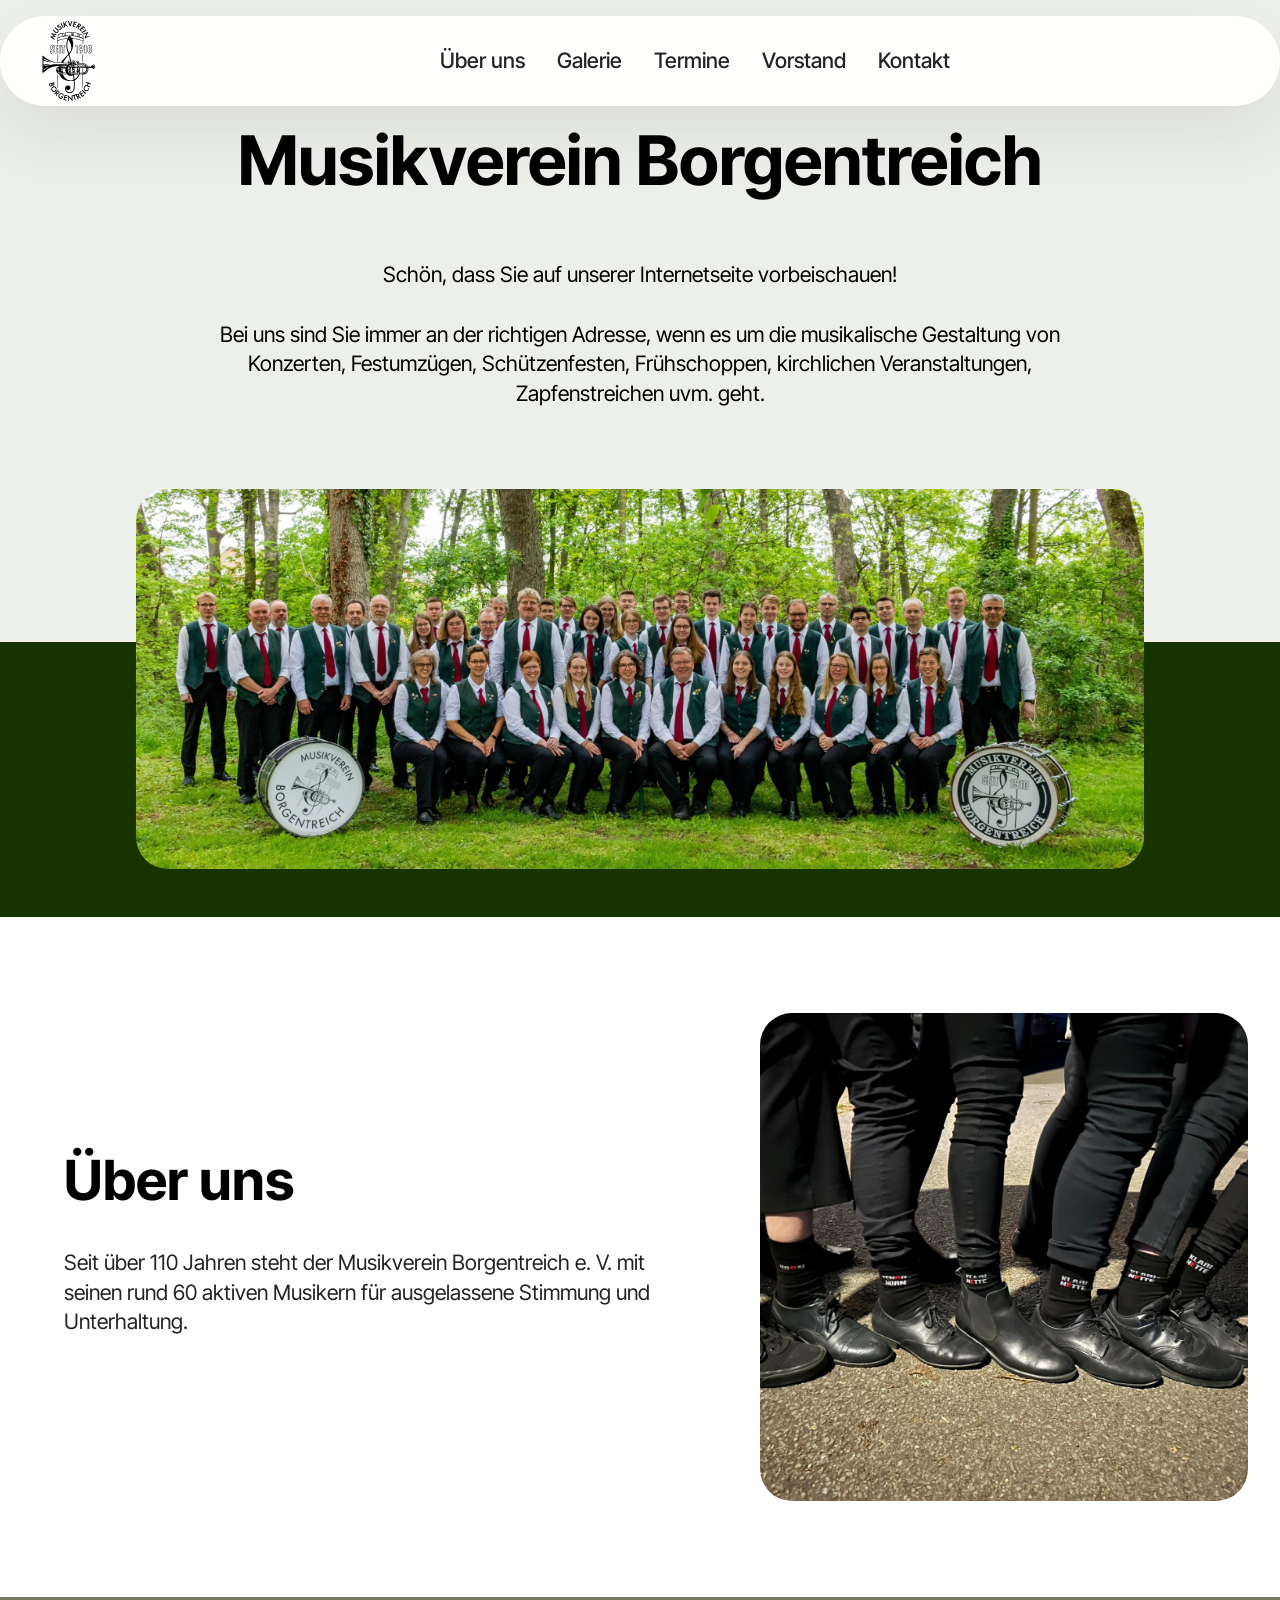
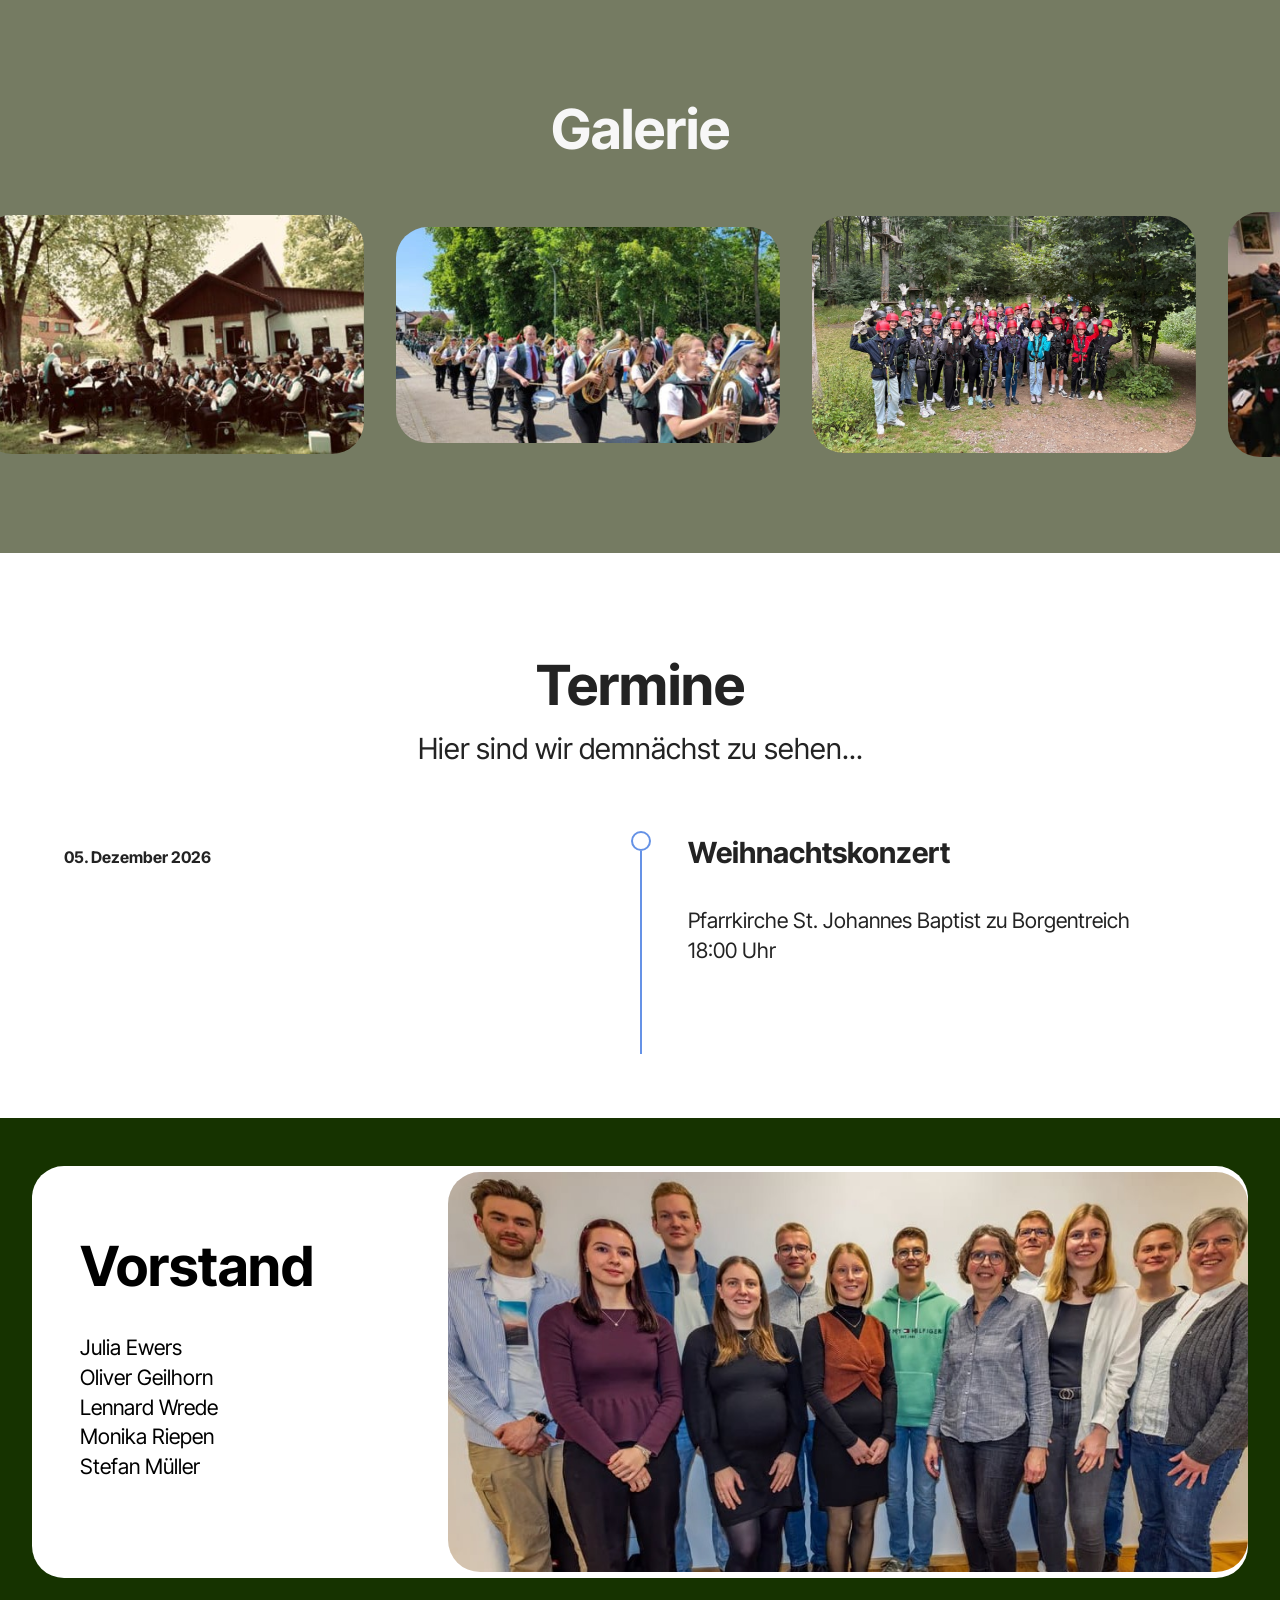
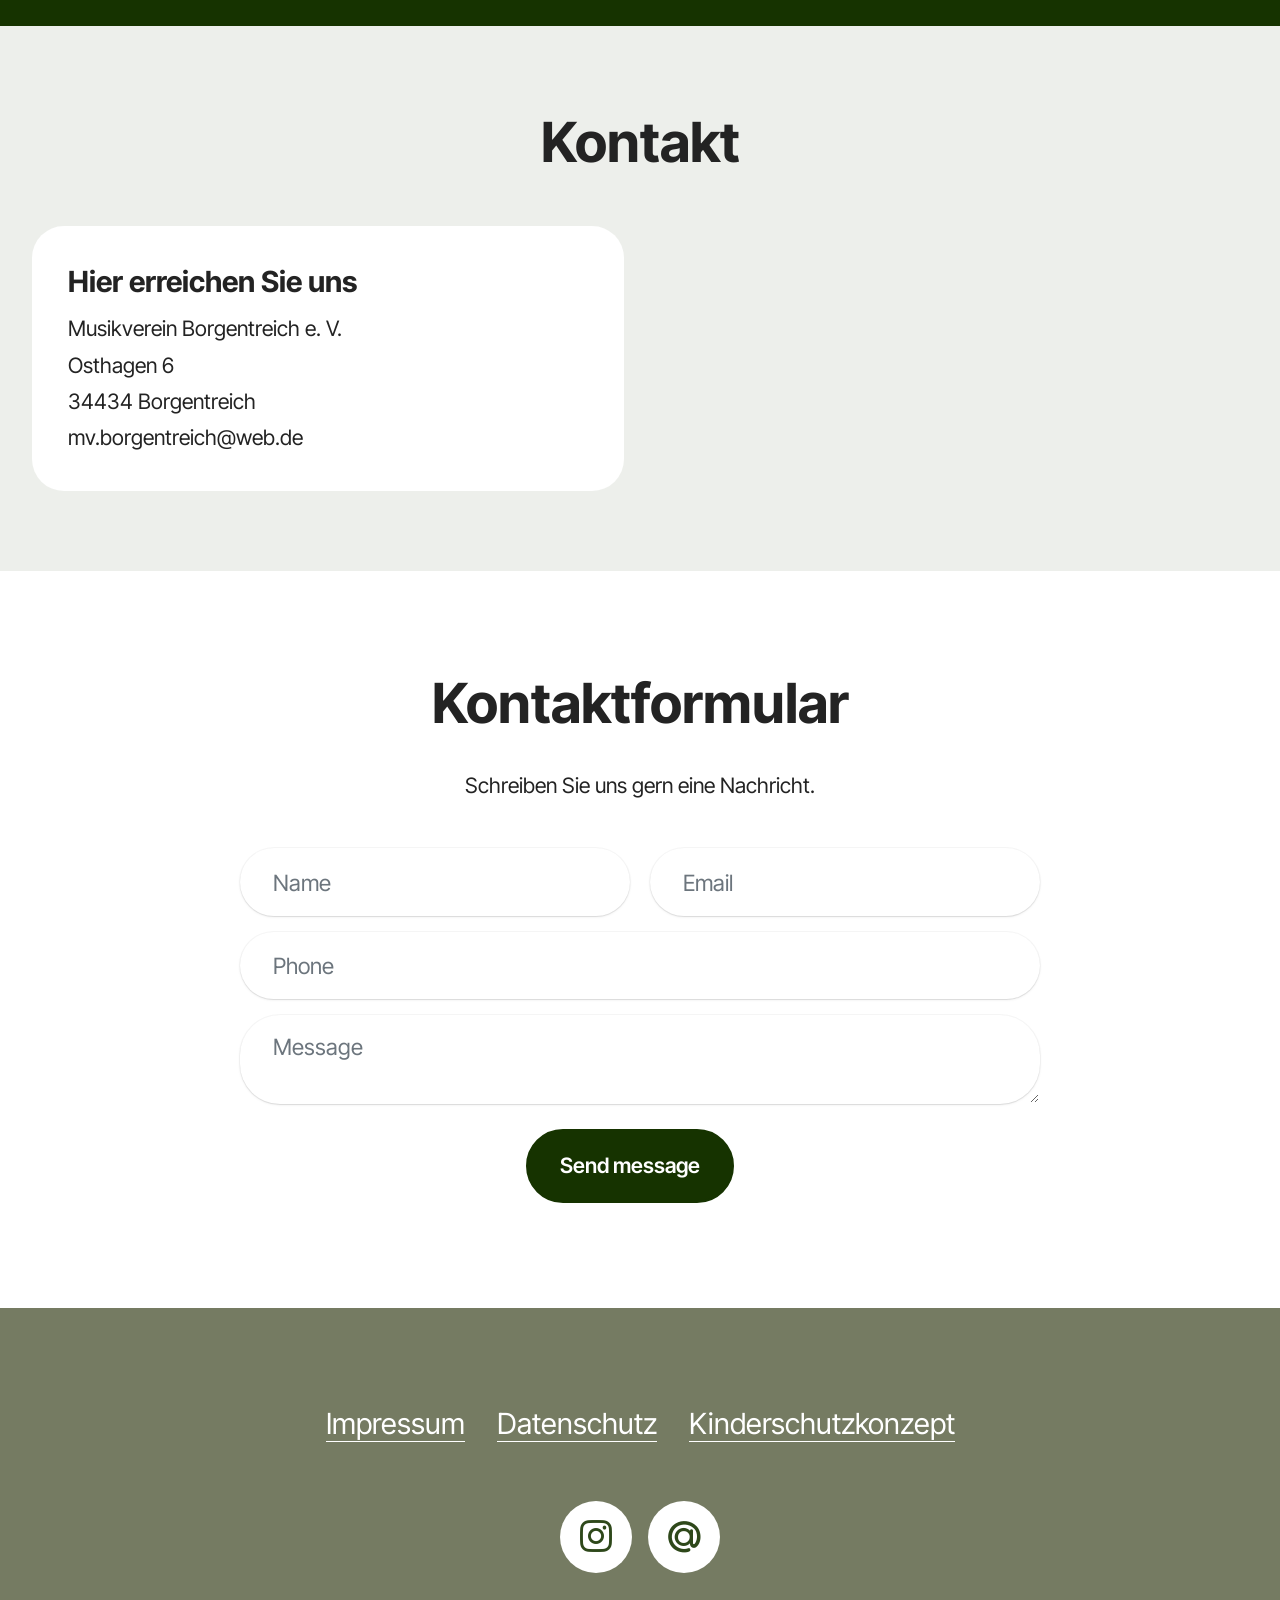
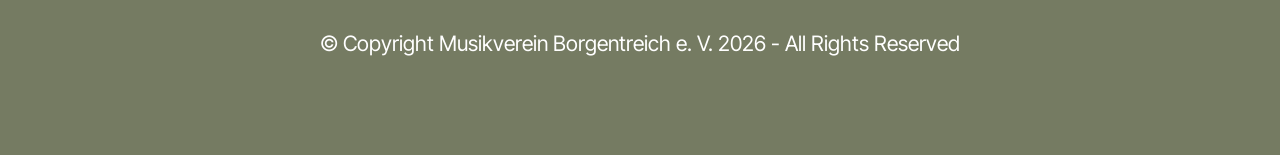
<file: index.html>
<!DOCTYPE html>
<html>

<head>
    <!-- Site made with Mobirise Website Builder v6.1.12, https://mobirise.com -->
    <meta name="google-site-verification" content="APtfjV9C4OjbOPA00XC9iO8ktcJzrIPFB8AJmXTKoaE" />
    <meta charset="UTF-8">
    <meta http-equiv="X-UA-Compatible" content="IE=edge">
    <meta name="generator" content="Mobirise v6.1.12, mobirise.com">
    <meta name="viewport" content="width=device-width, initial-scale=1, minimum-scale=1">
    <link rel="shortcut icon" href="assets/images/logo-2.svg" type="image/x-icon">
    <meta name="description" content="">


    <title>Home</title>
    <link rel="stylesheet" href="assets/web/assets/mobirise-icons2/mobirise2.css">
    <link rel="stylesheet" href="assets/bootstrap/css/bootstrap.min.css">
    <link rel="stylesheet" href="assets/animatecss/animate.css">
    <link rel="stylesheet" href="assets/dropdown/css/style.css">
    <link rel="stylesheet" href="assets/socicon/css/styles.css">
    <link rel="stylesheet" href="assets/theme/css/style.css">
    <link rel="preload"
        href="https://fonts.googleapis.com/css?family=Inter+Tight:100,200,300,400,500,600,700,800,900,100i,200i,300i,400i,500i,600i,700i,800i,900i&display=swap"
        as="style" onload="this.onload=null;this.rel='stylesheet'">
    <noscript>
        <link rel="stylesheet"
            href="https://fonts.googleapis.com/css?family=Inter+Tight:100,200,300,400,500,600,700,800,900,100i,200i,300i,400i,500i,600i,700i,800i,900i&display=swap">
    </noscript>
    <link rel="preload" as="style" href="assets/mobirise/css/mbr-additional.css?v=Xdr0wn">
    <link rel="stylesheet" href="assets/mobirise/css/mbr-additional.css?v=Xdr0wn" type="text/css">




</head>

<body>

    <section data-bs-version="5.1" class="menu menu2 cid-tJS6tZXiPa" once="menu" id="menu02-0">


        <nav class="navbar navbar-dropdown navbar-fixed-top navbar-expand-lg">
            <div class="container">
                <div class="navbar-brand">
                    <span class="navbar-logo">

                        <img src="assets/images/logo-2.svg" alt="Mobirise Website Builder" style="height: 5rem;">

                    </span>

                </div>
                <button class="navbar-toggler" type="button" data-toggle="collapse" data-bs-toggle="collapse"
                    data-target="#navbarSupportedContent" data-bs-target="#navbarSupportedContent"
                    aria-controls="navbarNavAltMarkup" aria-expanded="false" aria-label="Toggle navigation">
                    <div class="hamburger">
                        <span></span>
                        <span></span>
                        <span></span>
                        <span></span>
                    </div>
                </button>
                <div class="collapse navbar-collapse" id="navbarSupportedContent">
                    <ul class="navbar-nav nav-dropdown nav-right" data-app-modern-menu="true">
                        <li class="nav-item"><a class="nav-link link text-black text-primary show display-4"
                                href="index.html#header01-7">Über uns</a></li>
                        <li class="nav-item">
                            <a class="nav-link link text-black text-primary display-4" href="index.html#gallery07-1q"
                                aria-expanded="false">Galerie</a>
                        </li>
                        <li class="nav-item">
                            <a class="nav-link link text-black text-primary display-4"
                                href="index.html#timeline1-1s">Termine</a>
                        </li>
                        <li class="nav-item"><a class="nav-link link text-black text-primary display-4"
                                href="index.html#article05-1v">Vorstand</a></li>
                        <li class="nav-item"><a class="nav-link link text-black text-primary display-4"
                                href="index.html#contacts02-1t">Kontakt</a></li>
                    </ul>


                </div>
            </div>
        </nav>
    </section>

    <section data-bs-version="5.1" class="header5 cid-tJS6uM4N87 mbr-fullscreen" id="header05-1">




        <div class="topbg"></div>
        <div class="align-center container-fluid">
            <div class="row justify-content-center">
                <div class="col-md-12 col-lg-9">
                    <h1 class="mbr-section-title mbr-fonts-style mb-4 display-1">
                        <strong><br></strong><strong>Musikverein Borgentreich</strong>
                    </h1>
                    <p class="mbr-text mbr-fonts-style mb-4 display-7"><br>Schön, dass Sie auf unserer Internetseite
                        vorbeischauen!<br><br>Bei uns sind Sie immer an der richtigen Adresse,&nbsp;wenn es um die
                        musikalische Gestaltung von Konzerten, Festumzügen, Schützenfesten, Frühschoppen, kirchlichen
                        Veranstaltungen, Zapfenstreichen uvm. geht.<br></p>

                </div>
            </div>
            <div class="row mt-5 justify-content-center">
                <div class="col-12 col-lg-10">
                    <img src="assets/images/mv-gruppenbild-skaliert-2576x971.jpg" alt="Mobirise Website Builder"
                        title="">
                </div>
            </div>
        </div>
    </section>

    <section data-bs-version="5.1" class="header1 cid-tJS9vXDdRK" id="header01-7">





        <div class="container">
            <div class="row justify-content-center">
                <div class="col-12 col-md-12 col-lg-5 image-wrapper">
                    <img class="w-100" src="assets/images/schuhe-2-1200x1200.jpg" alt="Mobirise Website Builder">
                </div>
                <div class="col-12 col-lg col-md-12">
                    <div class="text-wrapper align-left">
                        <h1 class="mbr-section-title mbr-fonts-style mb-4 display-2"><strong>Über uns</strong></h1>
                        <p class="mbr-text mbr-fonts-style mb-4 display-7">
                            Seit über 110 Jahren steht der Musikverein Borgentreich e. V. mit seinen rund 60 aktiven
                            Musikern für ausgelassene Stimmung und Unterhaltung.<br></p>

                    </div>
                </div>
            </div>
        </div>
    </section>

    <section data-bs-version="5.1" class="gallery07 cid-vxo4qIXoHa" id="gallery07-1q">


        <div class="container-fluid gallery-wrapper">
            <div class="row justify-content-center">
                <div class="col-12 content-head">
                    <div class="mbr-section-head mb-5">
                        <h4 class="mbr-section-title mbr-fonts-style align-center mb-0 display-2">
                            <strong>Galerie</strong>
                        </h4>

                    </div>
                </div>
            </div>
            <div class="grid-container">
                <div class="grid-container-3 moving-left" style="transform: translate3d(-200px, 0px, 0px);">
                    <div class="grid-item">
                        <img src="assets/images/sommerkonzert-417x260.jpg" alt="Mobirise Website Builder">
                    </div>
                    <div class="grid-item">
                        <img src="assets/images/marsch-462x260.jpg" alt="Mobirise Website Builder">
                    </div>
                    <div class="grid-item">
                        <img src="assets/images/klettern-1152x711.jpg" alt="Mobirise Website Builder">
                    </div>
                    <div class="grid-item">
                        <img src="assets/images/kirche-1-407x259.jpg" alt="Mobirise Website Builder">
                    </div>
                </div>
            </div>
        </div>
    </section>

    <section data-bs-version="5.1" class="timeline1 cid-vxo6U1o31k" id="timeline1-1s">




        <div class="timelines-container container" mbri-timelines="">
            <div class="mbr-section-head">
                <h3 class="mbr-section-title mbr-fonts-style align-center mb-0 display-2">
                    <strong>Termine</strong>
                </h3>
                <h4 class="mbr-section-subtitle mbr-fonts-style align-center mb-0 mt-2 display-5">
                    Hier sind wir demnächst zu sehen...</h4>
            </div>
            <div class="row timeline-element mb-2 mt-4">
                <div class="timeline-date col-12 col-md-6">
                    <div class="timeline-date-wrapper">
                        <p class="mbr-timeline-date mbr-fonts-style display-5"></p>
                        <p><strong>05. Dezember 2026</strong></p>
                        <p></p>
                    </div>
                </div>
                <span class="iconBackground"></span>
                <div class="col-12 col-md-6">
                    <div class="timeline-text-wrapper">
                        <h4 class="mbr-timeline-title mbr-fonts-style mb-4 display-5">
                            <strong>Weihnachtskonzert</strong>
                        </h4>

                        <p class="mbr-text mbr-fonts-style display-7">
                            Pfarrkirche St. Johannes Baptist zu Borgentreich<br>18:00 Uhr</p>
                    </div>
                </div>
            </div>











        </div>
    </section>

    <section data-bs-version="5.1" class="start article05 cid-vxo8H7r91m" id="article05-1v">





        <div class="container">
            <div class="row justify-content-center align-items-center">
                <div class="col-12">
                    <div class="card-wrapper">
                        <div class="row">
                            <div class="col-12 col-md-12 col-lg-8 image-wrapper">
                                <img class="w-100" src="assets/images/vorstnad-1024x576.jpeg"
                                    alt="Mobirise Website Builder">
                            </div>
                            <div class="col-12 col-lg col-md-12">
                                <div class="text-wrapper align-left">
                                    <h1 class="mbr-section-title mbr-fonts-style mb-4 display-2">
                                        <strong>Vorstand</strong>
                                    </h1>
                                    <p class="mbr-text mbr-fonts-style mb-4 display-7">Julia Ewers<br>Oliver
                                        Geilhorn<br>Lennard Wrede<br>Monika Riepen<br>Stefan Müller</p>

                                </div>
                            </div>
                        </div>
                    </div>
                </div>
            </div>
        </div>
    </section>

    <section data-bs-version="5.1" class="contacts02 map1 cid-vxo7urN5uq" id="contacts02-1t">




        <div class="container">
            <div class="row justify-content-center">
                <div class="col-12 content-head">
                    <div class="mbr-section-head mb-5">
                        <h3 class="mbr-section-title mbr-fonts-style align-center mb-0 display-2">
                            <strong>Kontakt</strong>
                        </h3>

                    </div>
                </div>
            </div>
            <div class="row justify-content-center">
                <div class="card col-12 col-md-12 col-lg-6">
                    <div class="card-wrapper">
                        <div class="text-wrapper">
                            <h5 class="cardTitle mbr-fonts-style mb-2 display-5">
                                <strong>Hier erreichen Sie uns</strong><br>
                            </h5>
                            <ul class="list mbr-fonts-style display-7">
                                <li class="mbr-text item-wrap">Musikverein Borgentreich e. V.</li>
                                <li class="mbr-text item-wrap">Osthagen 6</li>
                                <li class="mbr-text item-wrap">34434 Borgentreich</li>
                                <li class="mbr-text item-wrap">mv.borgentreich@web.de</li>
                            </ul>
                        </div>
                    </div>
                </div>
                <div class="map-wrapper col-md-12 col-lg-6">
                    <div class="google-map"><iframe frameborder="0" style="border:0"
                            src="https://www.google.com/maps/embed?pb=!1m18!1m12!1m3!1d851.8160401211002!2d9.241381412079615!3d51.57011359184015!2m3!1f0!2f0!3f0!3m2!1i1024!2i768!4f13.1!3m3!1m2!1s0x47bb04abaca1e0b3%3A0xad64f5a6d68bc905!2sOsthagen%206%2C%2034434%20Borgentreich!5e0!3m2!1sde!2sde!4v1791396196080!5m2!1sde!2sde"
                            allowfullscreen=""></iframe></div>
                </div>
            </div>
        </div>
    </section>

    <section data-bs-version="5.1" class="form5 cid-tJS9pBcTSa" id="form02-6">


        <div class="container">
            <div class="mbr-section-head mb-5">
                <h3 class="mbr-section-title mbr-fonts-style align-center mb-0 display-2">
                    <strong>Kontaktformular</strong>
                </h3>
                <h4 class="mbr-section-subtitle mbr-fonts-style align-center mb-0 mt-4 display-7">Schreiben Sie uns gern
                    eine Nachricht.</h4>
            </div>
            <div class="row justify-content-center mt-4">
                <div class="col-lg-8 mx-auto mbr-form" data-form-type="formoid">
                    <form action="https://mobirise.eu/" method="POST" class="mbr-form form-with-styler"
                        data-form-title="Form Name"><input type="hidden" name="email" data-form-email="true"
                            value="DSo9CyLBDRmyx9s03hqKHnSyLQZSkhaSyzXmqMP+f5Le8J1Jwa+r+I4E+2Dt9z53GsdGUGZQUg19EWmi0Pp3eIvmXo1DcufwkNd6olCMUNPGAJll6MFZ3KOUCKD54lkM">
                        <div class="row">
                            <div hidden="hidden" data-form-alert="" class="alert alert-success col-12">Vielen Dank für
                                Ihre Nachricht!</div>
                            <div hidden="hidden" data-form-alert-danger="" class="alert alert-danger col-12">
                                Oops...! some problem!
                            </div>
                        </div>
                        <div class="dragArea row">
                            <div class="col-md col-sm-12 form-group mb-3" data-for="name">
                                <input type="text" name="name" placeholder="Name" data-form-field="name"
                                    class="form-control" value="" id="name-form02-6">
                            </div>
                            <div class="col-md col-sm-12 form-group mb-3" data-for="email">
                                <input type="email" name="email" placeholder="Email" data-form-field="email"
                                    class="form-control" value="" id="email-form02-6">
                            </div>
                            <div class="col-12 form-group mb-3" data-for="phone">
                                <input type="tel" name="phone" placeholder="Phone" data-form-field="phone"
                                    class="form-control" value="" id="phone-form02-6">
                            </div>
                            <div class="col-12 form-group mb-3" data-for="textarea">
                                <textarea name="textarea" placeholder="Message" data-form-field="textarea"
                                    class="form-control" id="textarea-form02-6"></textarea>
                            </div>
                            <div class="col-lg-12 col-md-12 col-sm-12 align-center mbr-section-btn"><button
                                    type="submit" class="btn btn-primary display-7">Send message</button></div>
                        </div>
                    </form>
                </div>
            </div>
        </div>
    </section>

    <section data-bs-version="5.1" class="footer1 programm5 cid-tJS9NNcTLZ" once="footers" id="footer03-8">





        <div class="container">
            <div class="row">

                <div class="row-links mb-4">
                    <ul class="header-menu">




                        <li class="header-menu-item mbr-fonts-style display-5"><a href="page2.html"
                                class="text-danger text-primary">Impressum</a></li>
                        <li class="header-menu-item mbr-fonts-style display-5"><a href="page1.html"
                                class="text-danger text-primary">Datenschutz</a></li>
                        <li class="header-menu-item mbr-fonts-style display-5"><a
                                href="assets/files/Schutzkonzept_07.01.2025.pdf"
                                class="text-danger text-primary">Kinderschutzkonzept</a></li>
                    </ul>
                </div>

                <div class="col-12">
                    <div class="social-row">
                        <div class="soc-item">
                            <a href="https://www.instagram.com/musikverein.borgentreich?igshid=YmMyMTA2M2Y%3D"
                                target="_blank">
                                <span class="mbr-iconfont display-7 socicon-instagram socicon"></span>
                            </a>
                        </div>
                        <div class="soc-item">
                            <a href="mailto:mv.borgentreich@web.de">
                                <span class="mbr-iconfont socicon-mailru socicon"></span>
                            </a>
                        </div>



                    </div>
                </div>
                <div class="col-12 mt-5">
                    <p class="mbr-fonts-style copyright display-7">
                        © Copyright Musikverein Borgentreich e. V. 2026 - All Rights Reserved
                    </p>
                </div>
            </div>
        </div>
    </section>

    <script src="assets/bootstrap/js/bootstrap.bundle.min.js"></script>
    <script src="assets/smoothscroll/smooth-scroll.js"></script>
    <script src="assets/ytplayer/index.js"></script>
    <script src="assets/dropdown/js/navbar-dropdown.js"></script>
    <script src="assets/scrollgallery/scroll-gallery.js"></script>
    <script src="assets/theme/js/script.js"></script>
    <script src="assets/formoid/formoid.min.js"></script>


    <input name="animation" type="hidden">
</body>

</html>
</file>
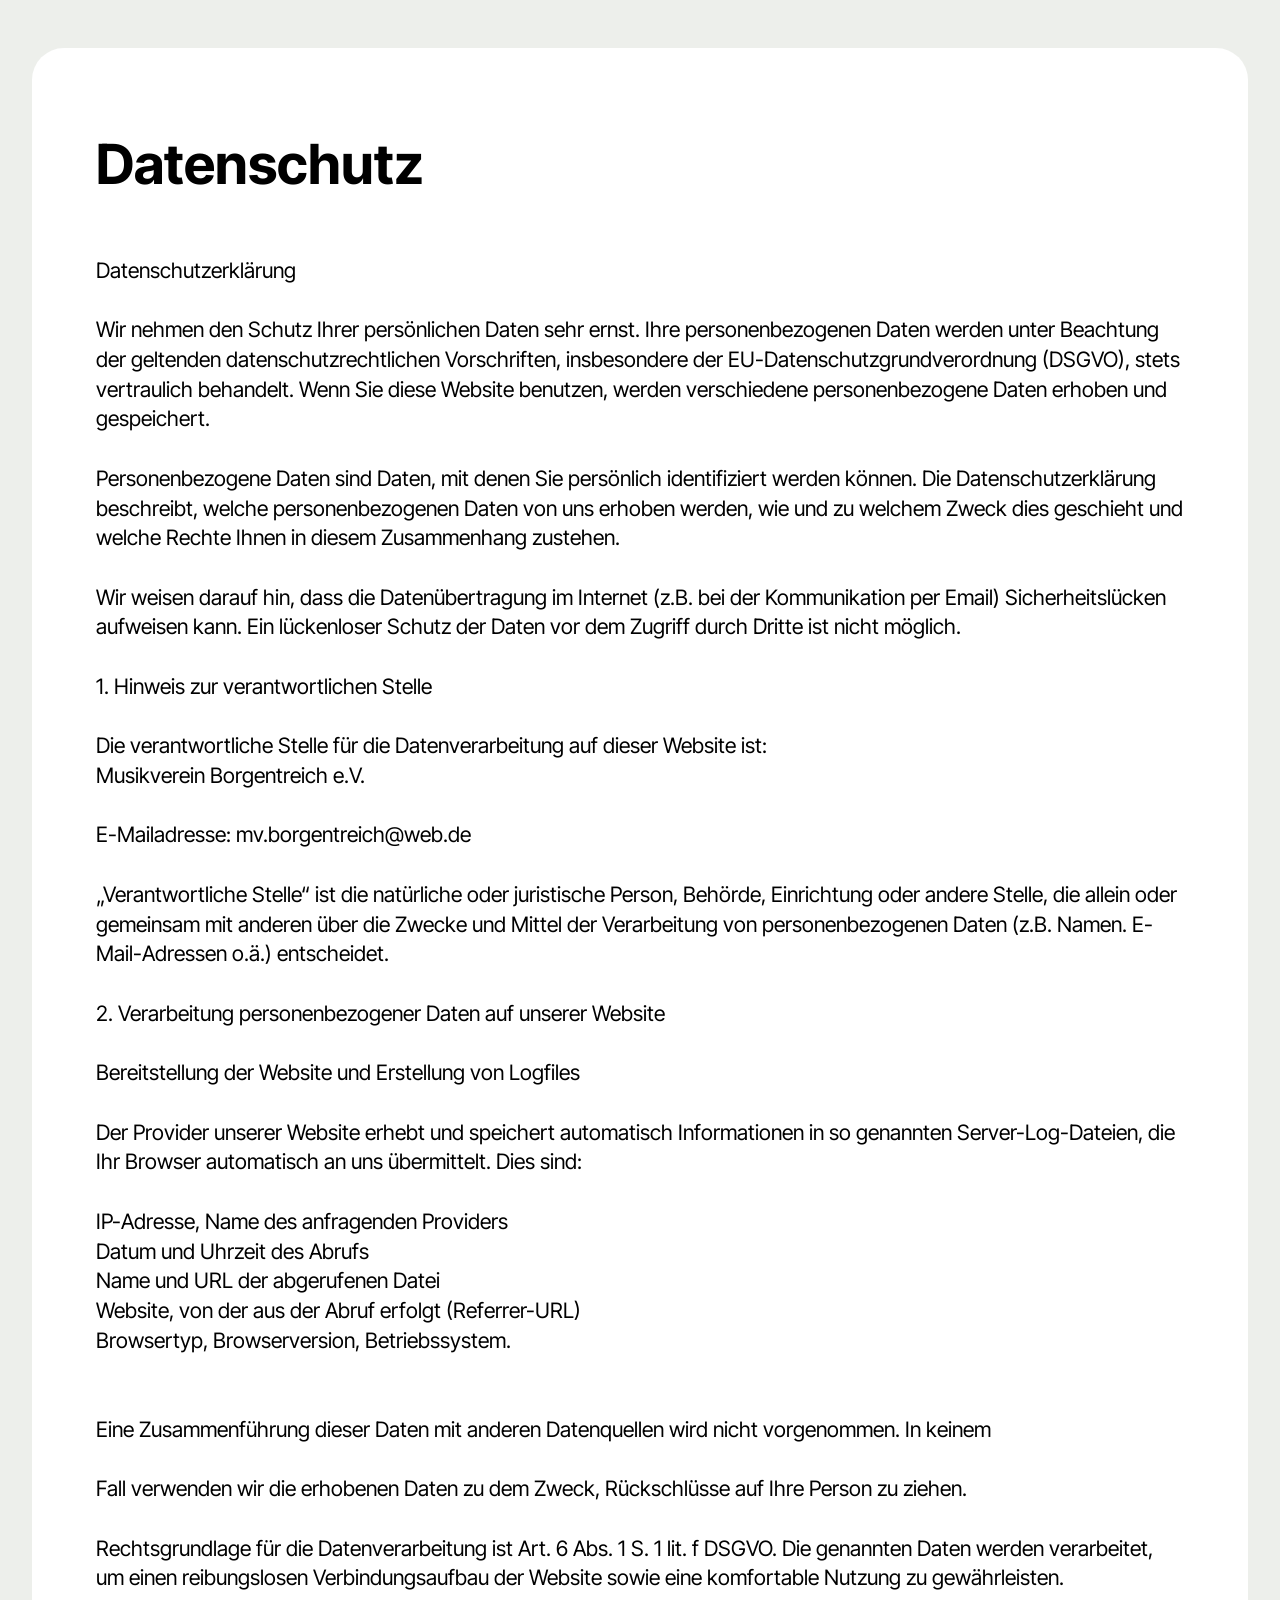
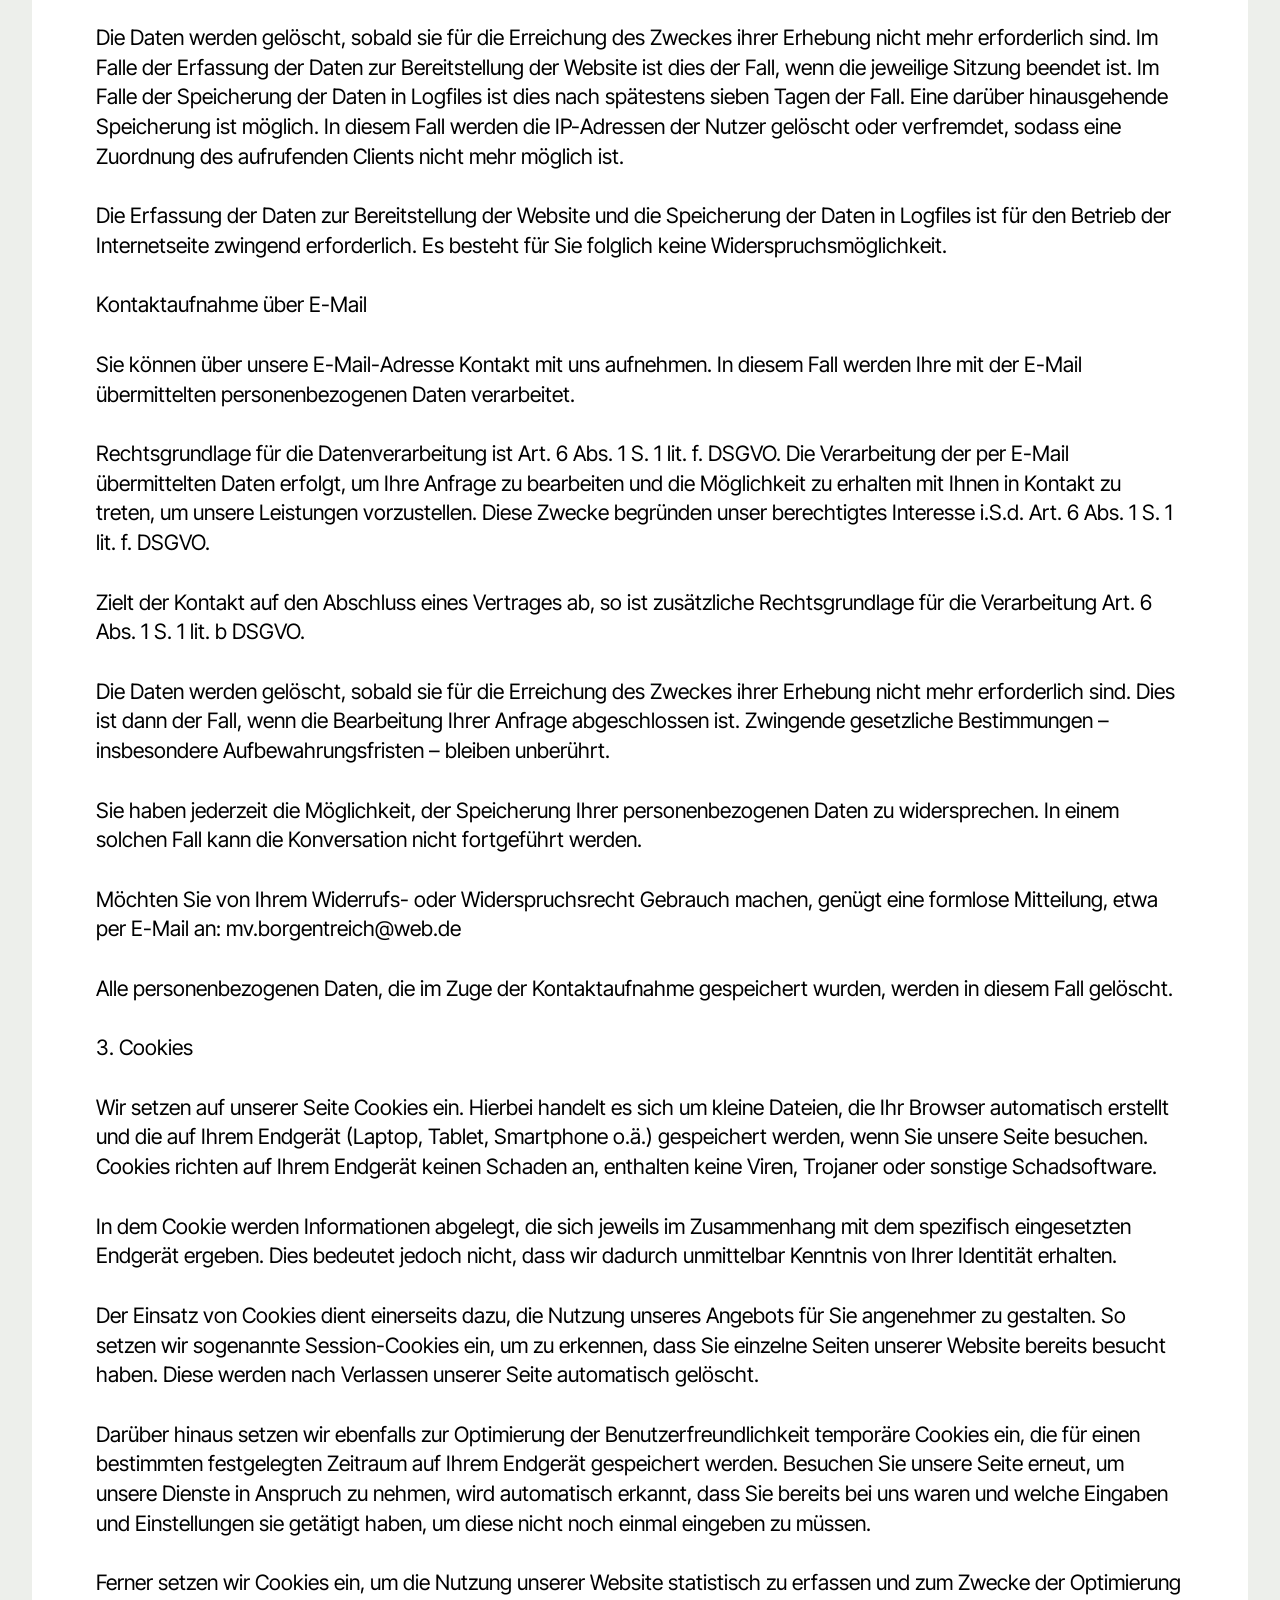
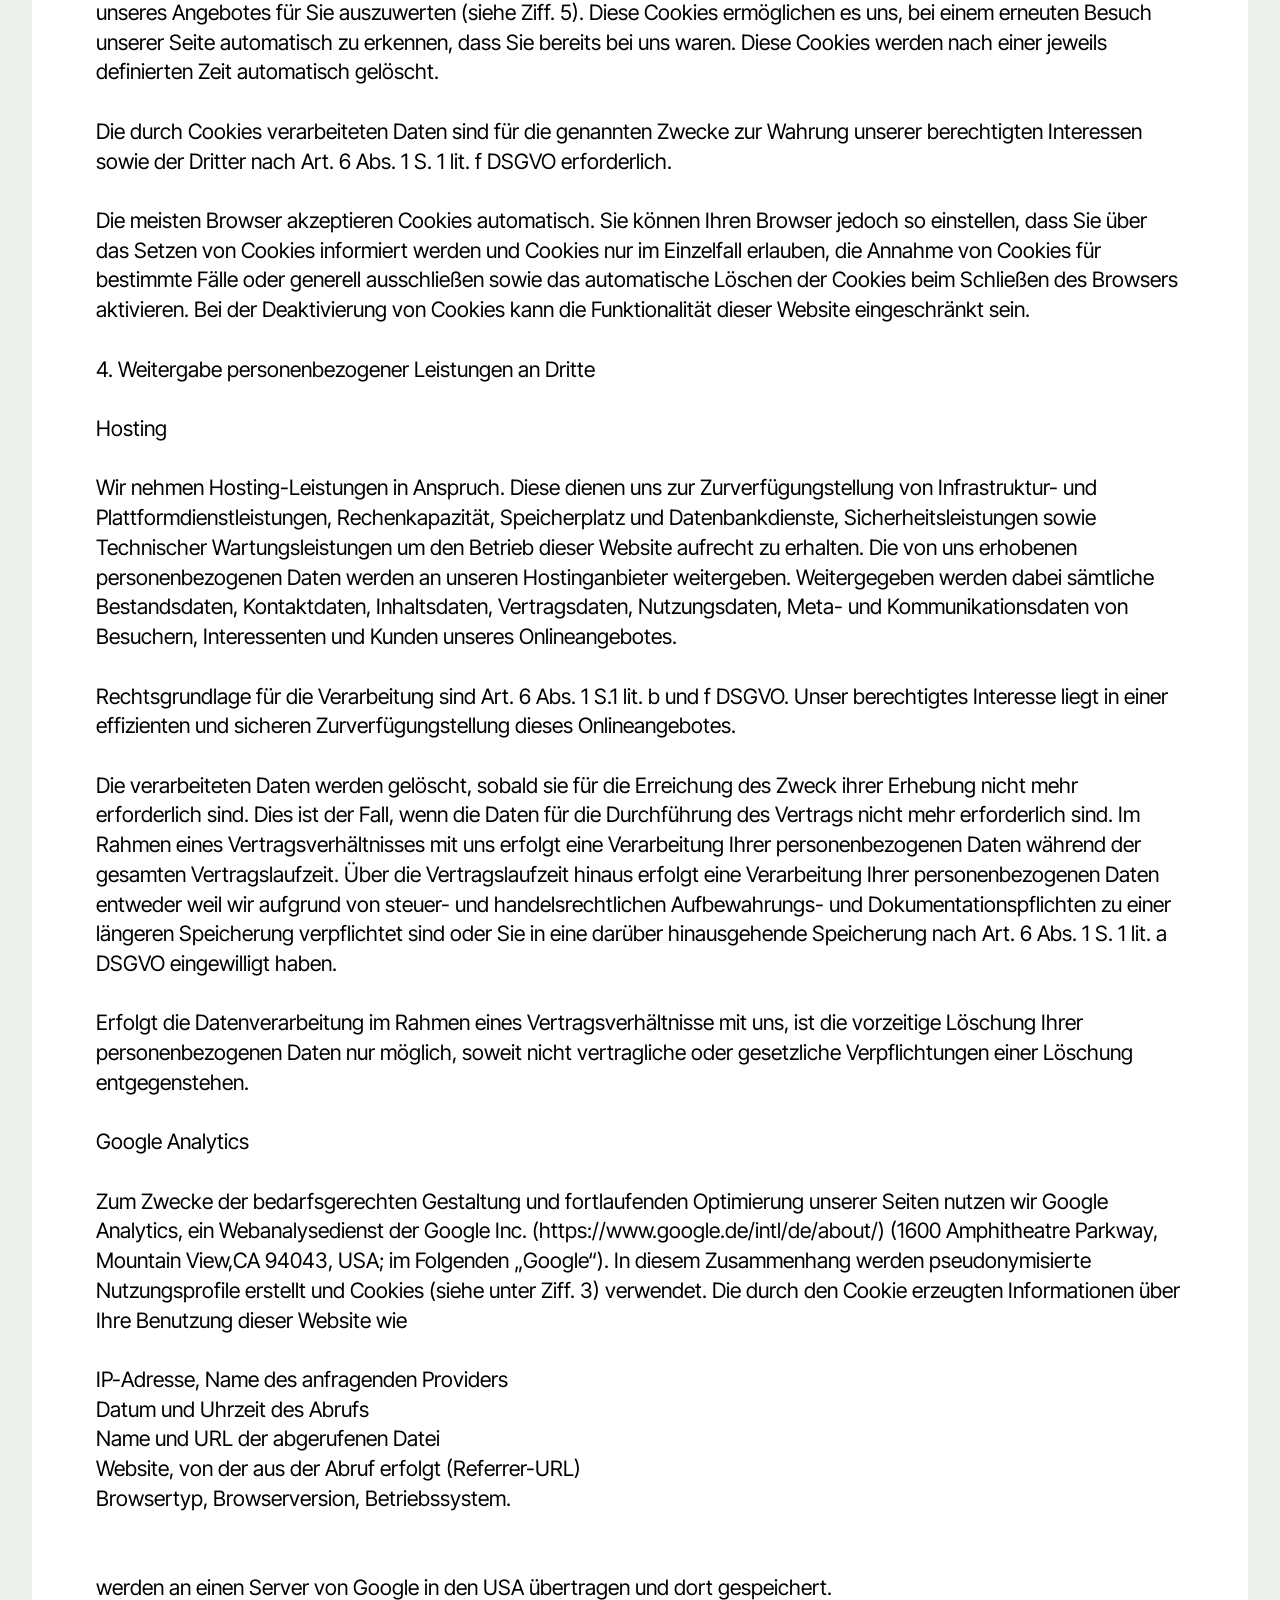
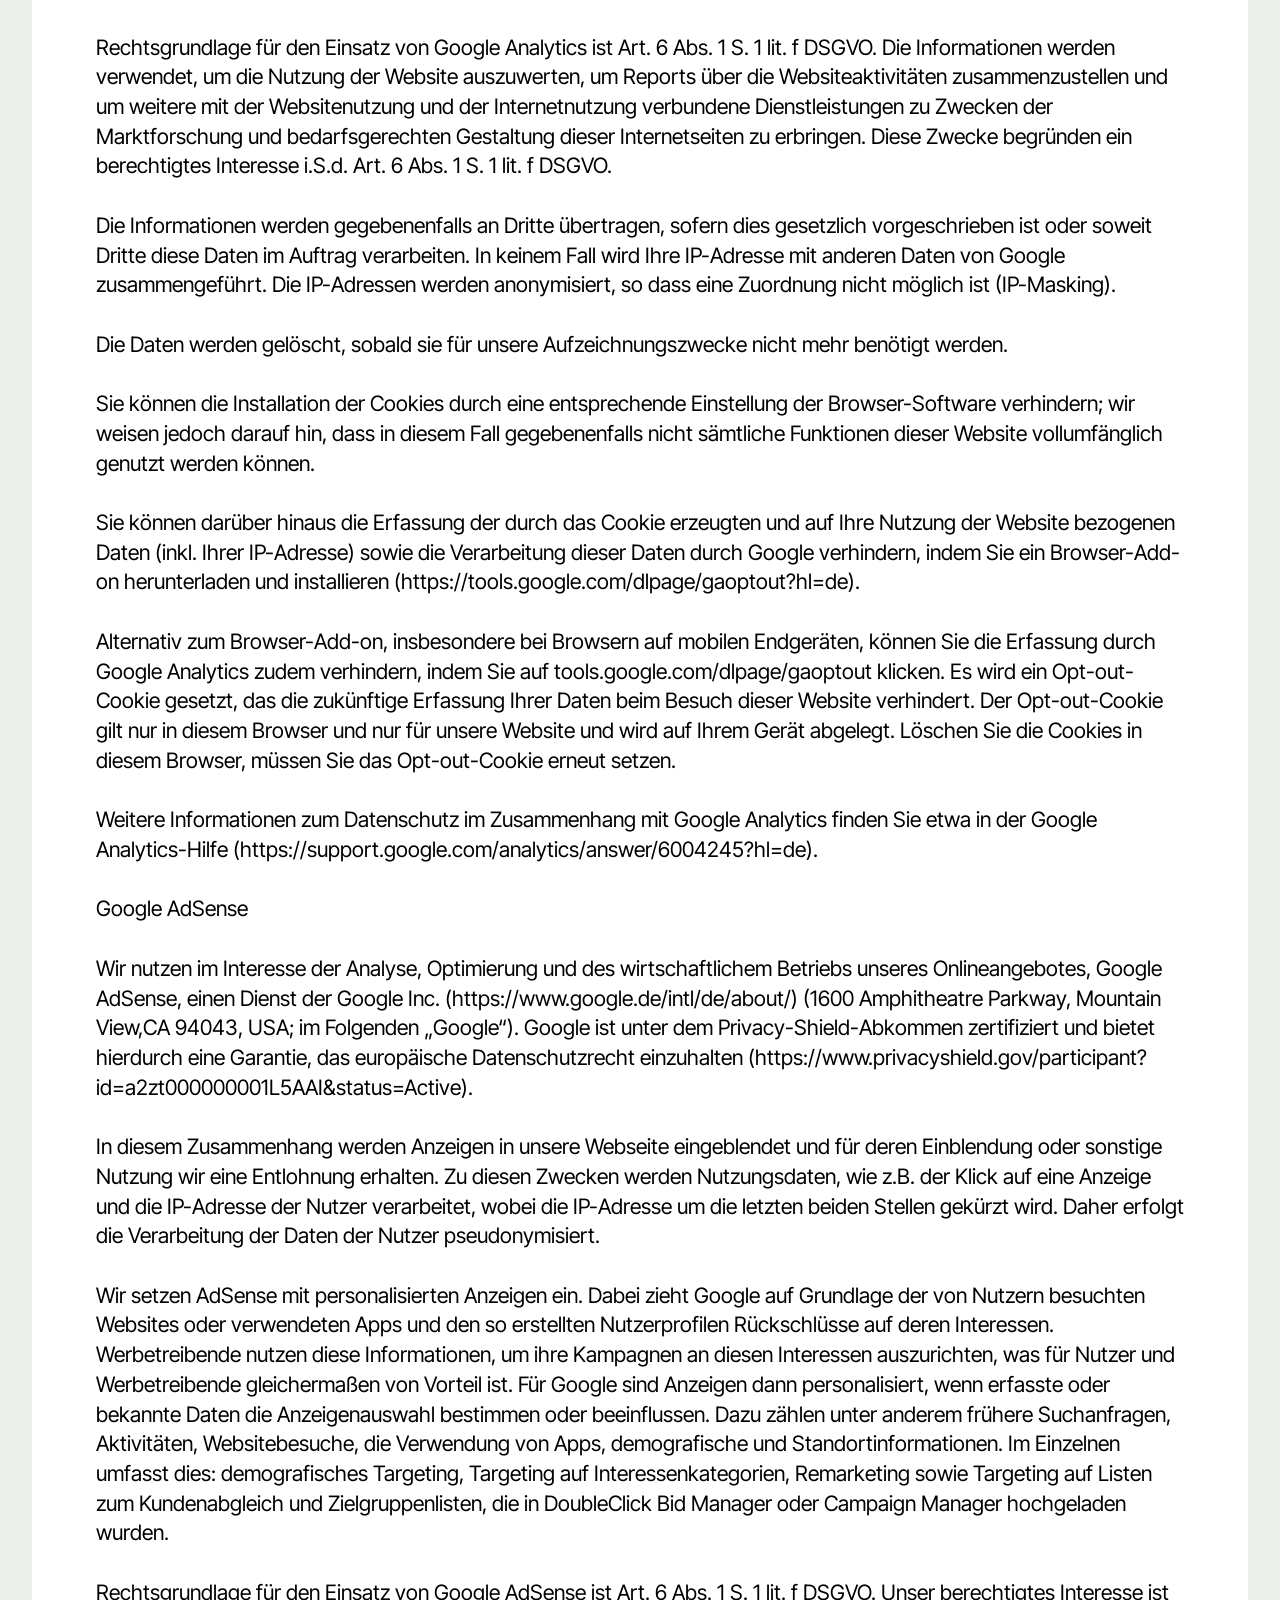
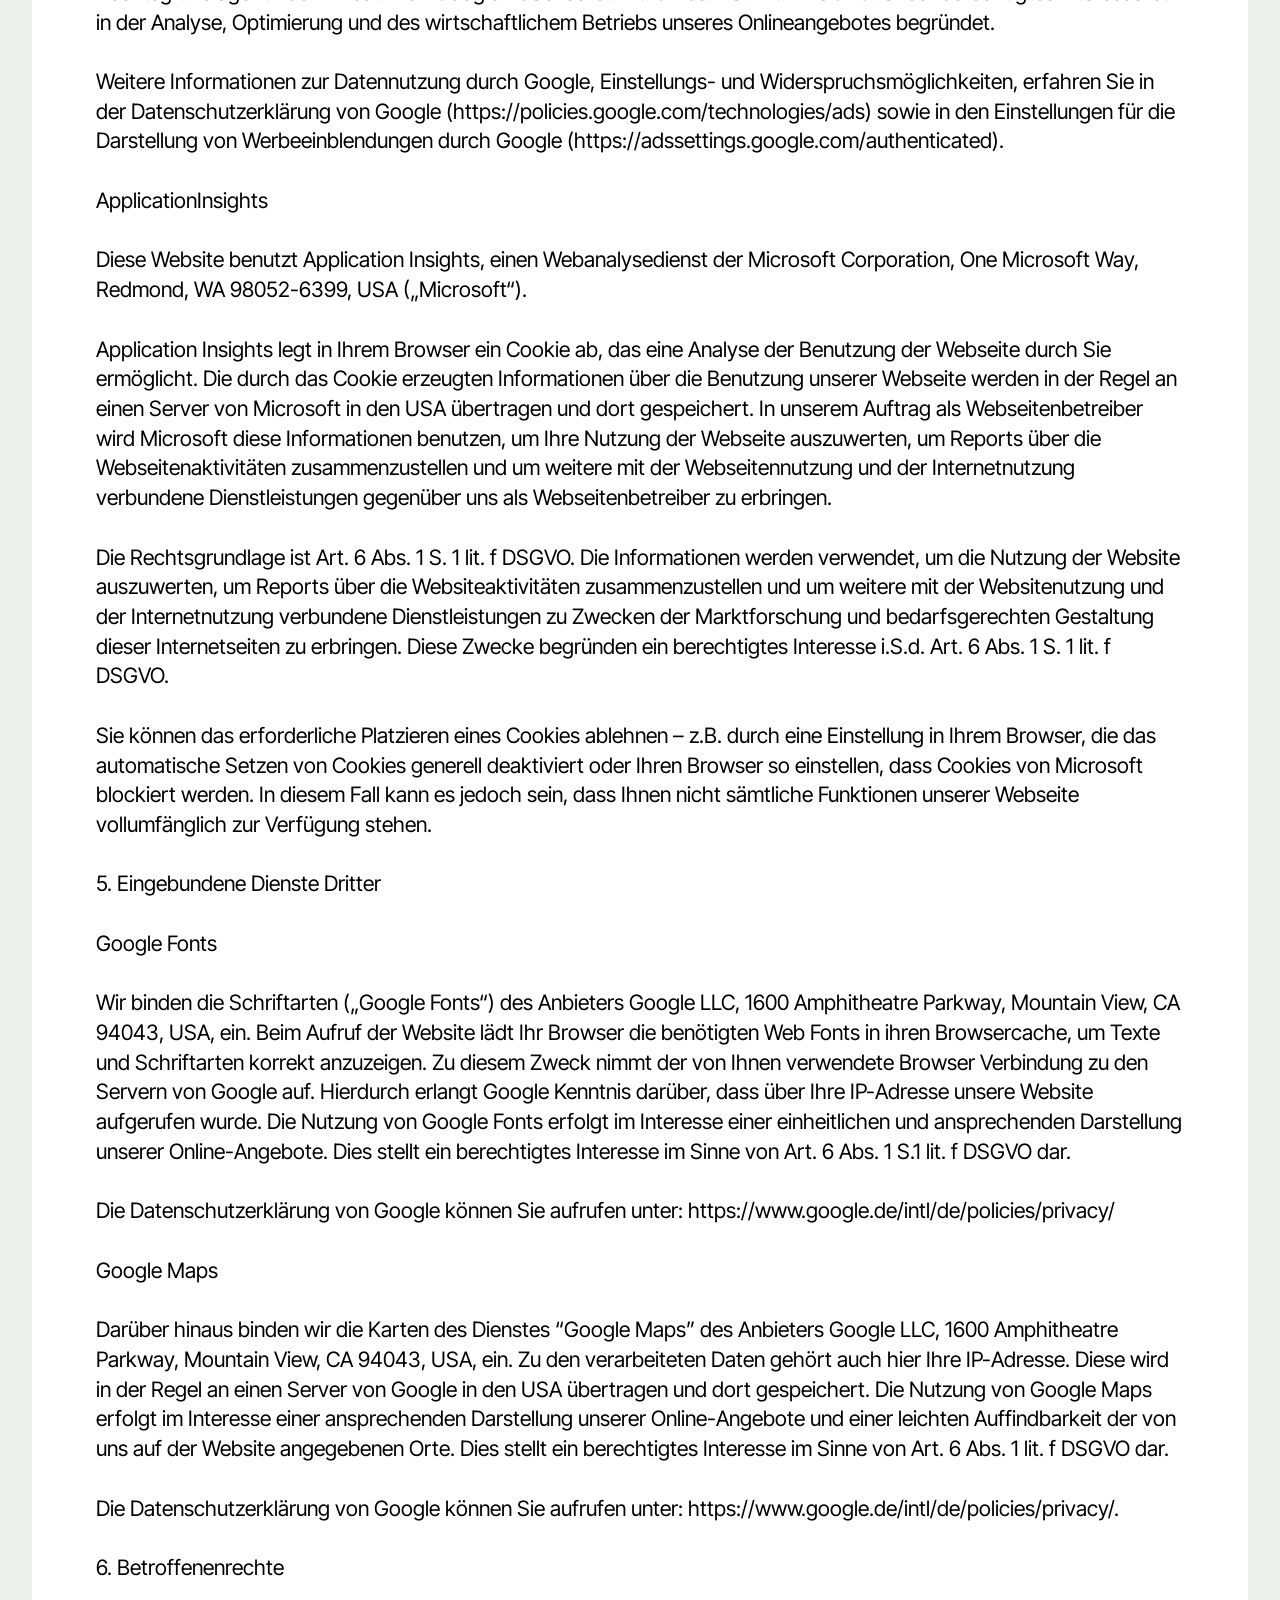
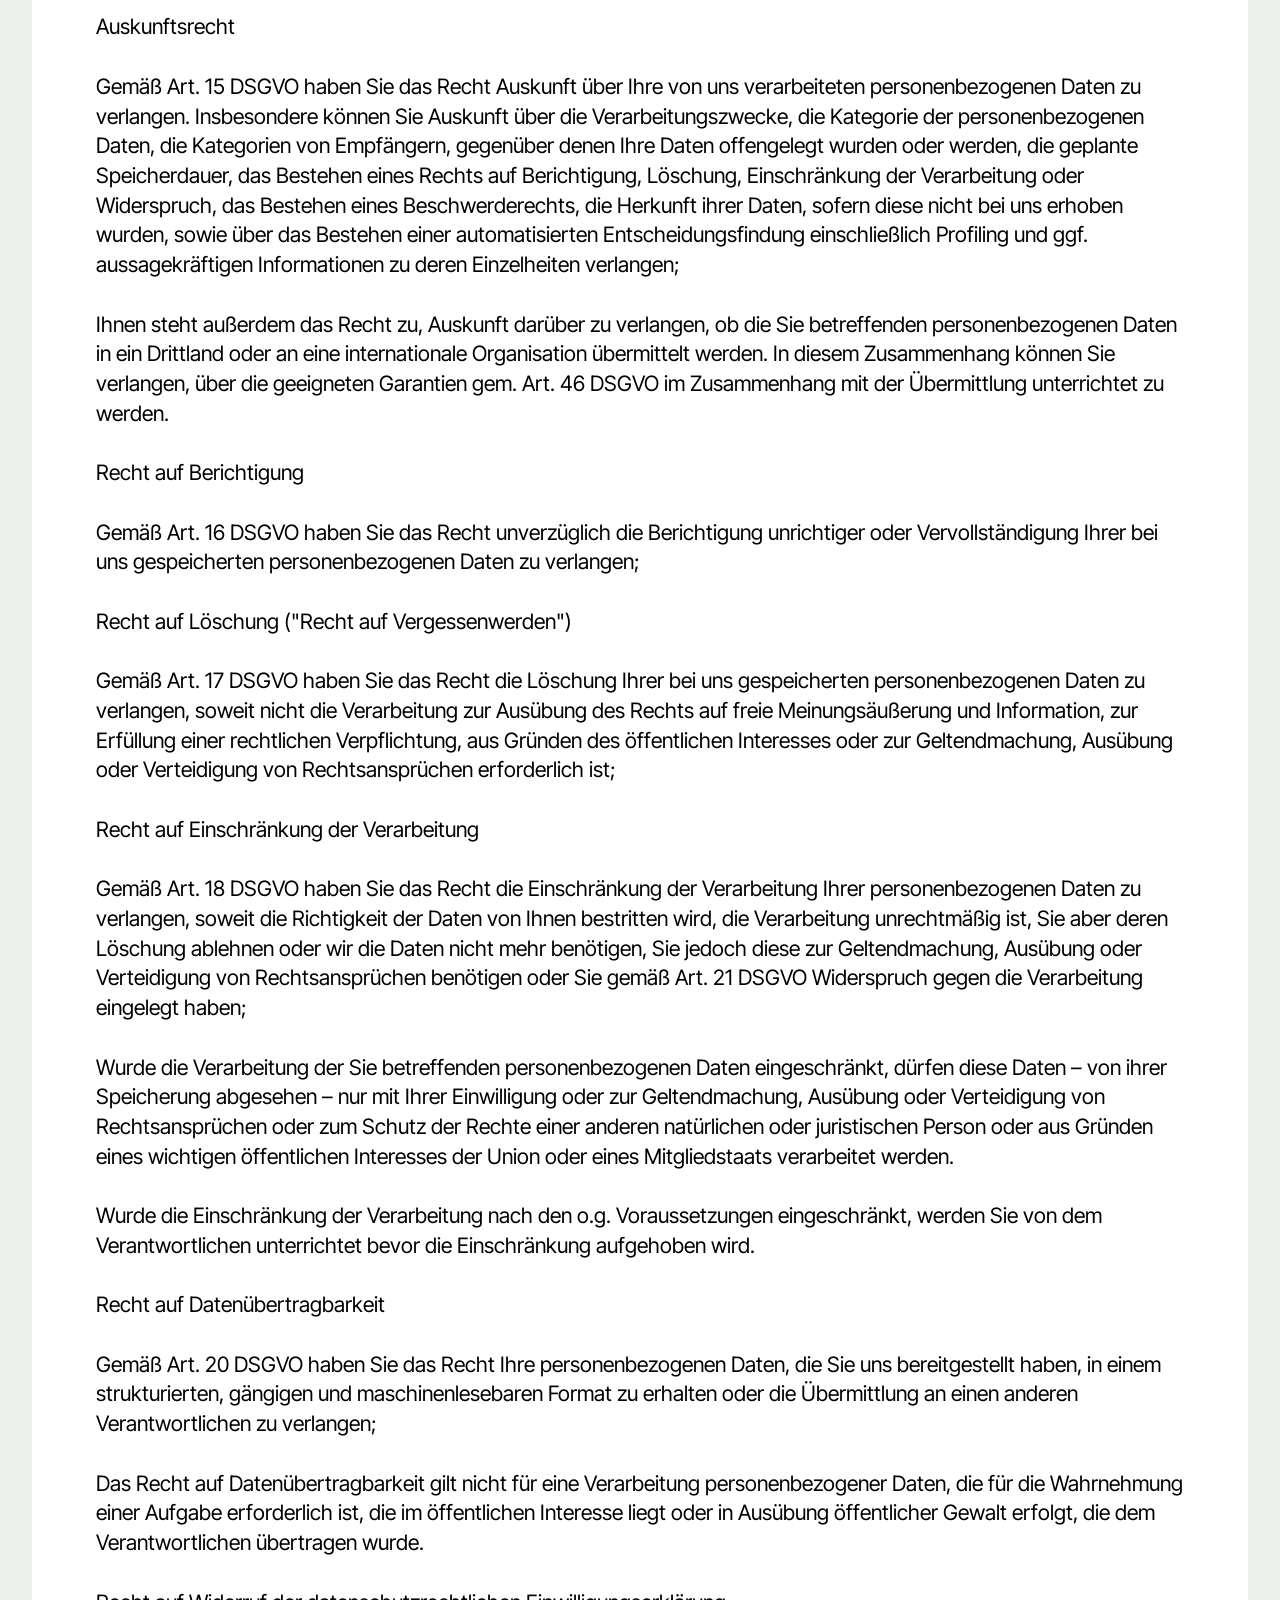
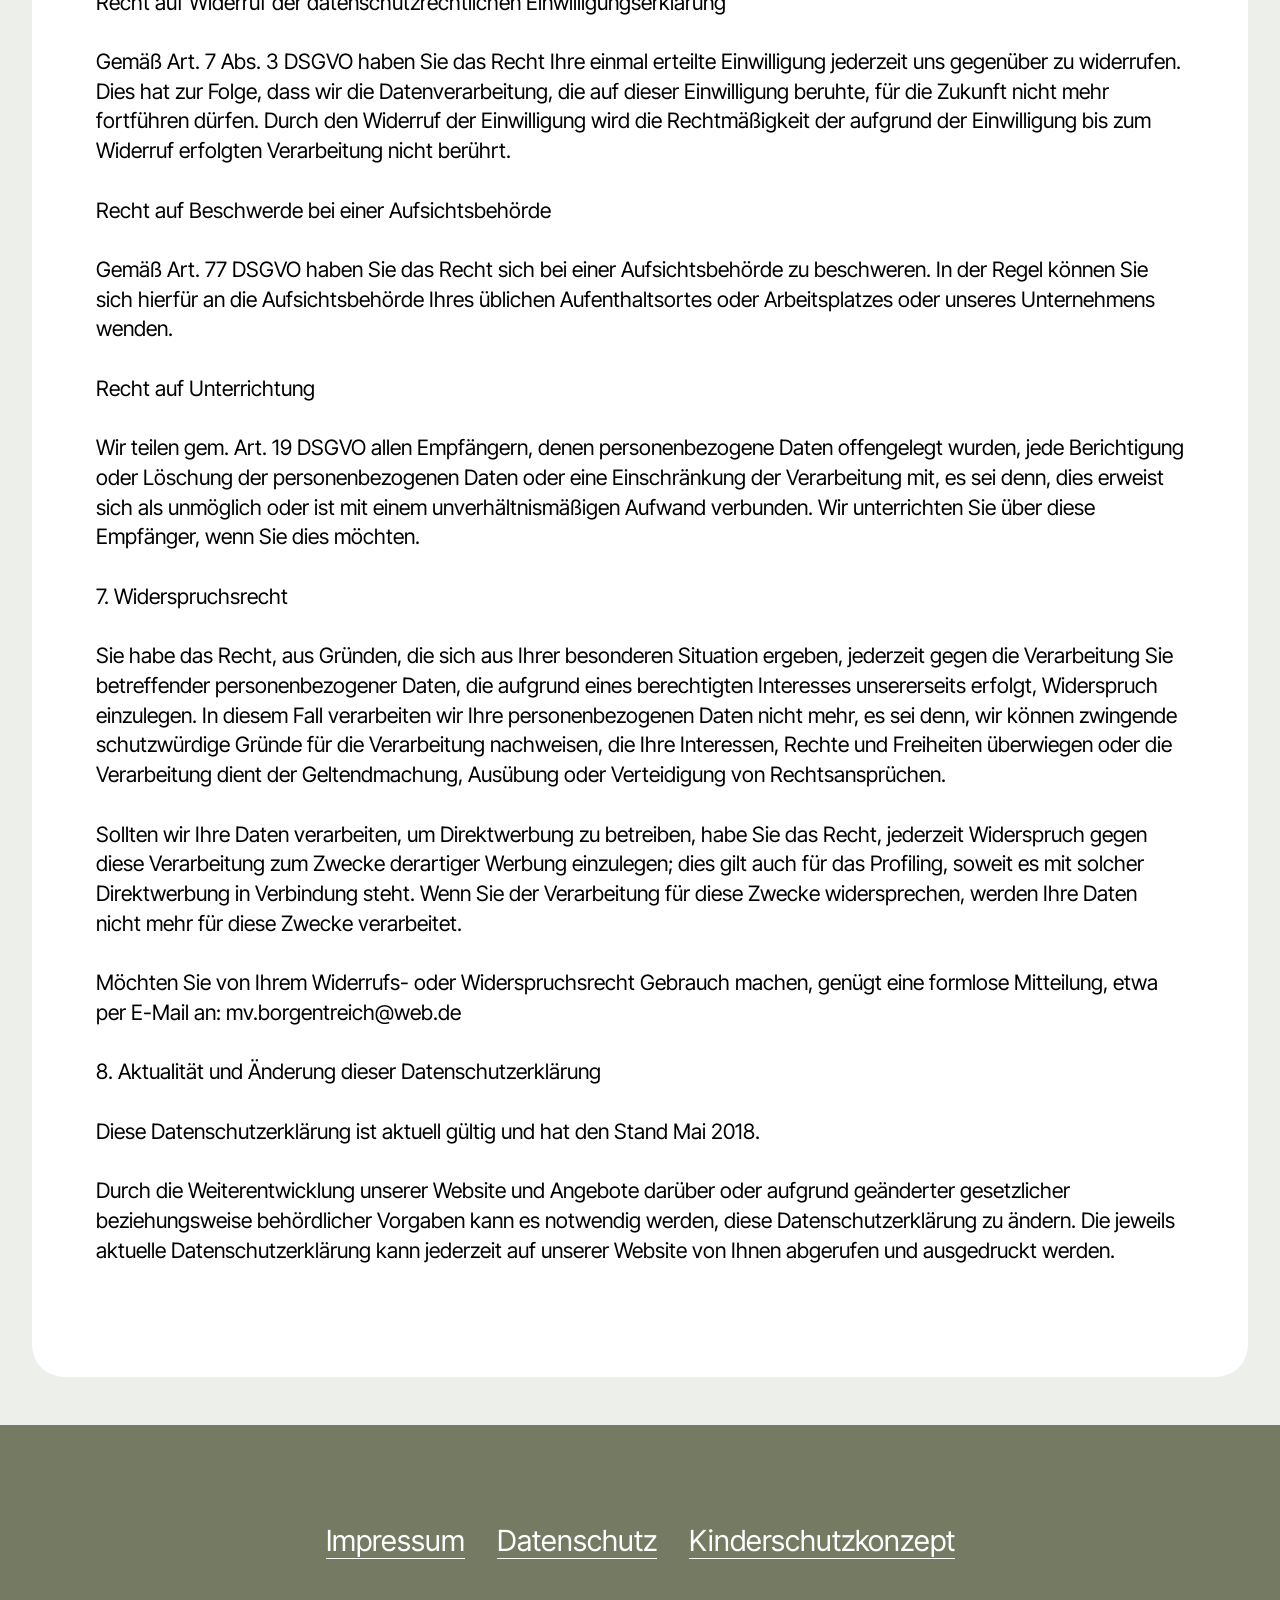
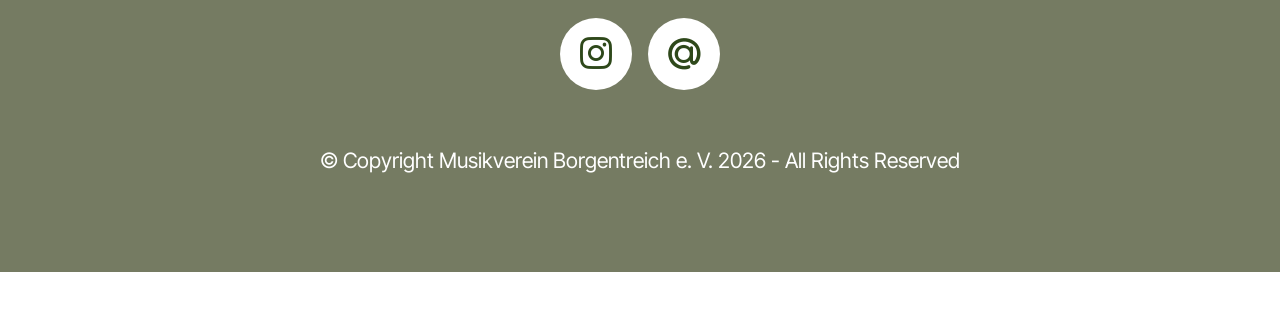
<file: page1.html>
<!DOCTYPE html>
<html  >
<head>
  <!-- Site made with Mobirise Website Builder v6.1.12, https://mobirise.com -->
  <meta charset="UTF-8">
  <meta http-equiv="X-UA-Compatible" content="IE=edge">
  <meta name="generator" content="Mobirise v6.1.12, mobirise.com">
  <meta name="viewport" content="width=device-width, initial-scale=1, minimum-scale=1">
  <link rel="shortcut icon" href="assets/images/logo-2.svg" type="image/x-icon">
  <meta name="description" content="">
  
  
  <title>Datenschutz</title>
  <link rel="stylesheet" href="assets/bootstrap/css/bootstrap.min.css">
  <link rel="stylesheet" href="assets/animatecss/animate.css">
  <link rel="stylesheet" href="assets/socicon/css/styles.css">
  <link rel="stylesheet" href="assets/theme/css/style.css">
  <link rel="preload" href="https://fonts.googleapis.com/css?family=Inter+Tight:100,200,300,400,500,600,700,800,900,100i,200i,300i,400i,500i,600i,700i,800i,900i&display=swap" as="style" onload="this.onload=null;this.rel='stylesheet'">
  <noscript><link rel="stylesheet" href="https://fonts.googleapis.com/css?family=Inter+Tight:100,200,300,400,500,600,700,800,900,100i,200i,300i,400i,500i,600i,700i,800i,900i&display=swap"></noscript>
  <link rel="preload" as="style" href="assets/mobirise/css/mbr-additional.css?v=ZWFtHN"><link rel="stylesheet" href="assets/mobirise/css/mbr-additional.css?v=ZWFtHN" type="text/css">

  
  
  
</head>
<body>
  
  <section data-bs-version="5.1" class="list04 cid-vxode6c7Uy mbr-fullscreen" id="list04-1z">
  

  
  
  <div class="container-fluid">
    <div class="row justify-content-center">
      <div class="card col-md-12 col-lg-12">
        <div class="card-wrapper">
          <div class="row justify-content-center">
            <div class="col-12 mb-5 content-head">
              <h3 class="card-title mbr-fonts-style mbr-white mt-3 display-2"><strong>Datenschutz</strong></h3>
              
            </div>
          </div>

          <div class="row justify-content-left item features-without-image mt-0 mb-5 active">
            
            <div class="col-md-12 col-lg item-wrapper">
              <p class="mbr-text mbr-fonts-style mt-0 mb-0 display-7">Datenschutzerklärung
<br>
<br>Wir nehmen den Schutz Ihrer persönlichen Daten sehr ernst. Ihre personenbezogenen Daten werden unter Beachtung der geltenden datenschutzrechtlichen Vorschriften, insbesondere der EU-Datenschutzgrundverordnung (DSGVO), stets vertraulich behandelt. Wenn Sie diese Website benutzen, werden verschiedene personenbezogene Daten erhoben und gespeichert.
<br>
<br>Personenbezogene Daten sind Daten, mit denen Sie persönlich identifiziert werden können. Die Datenschutzerklärung beschreibt, welche personenbezogenen Daten von uns erhoben werden, wie und zu welchem Zweck dies geschieht und welche Rechte Ihnen in diesem Zusammenhang zustehen.
<br>
<br>Wir weisen darauf hin, dass die Datenübertragung im Internet (z.B. bei der Kommunikation per Email) Sicherheitslücken aufweisen kann. Ein lückenloser Schutz der Daten vor dem Zugriff durch Dritte ist nicht möglich.
<br>
<br>1. Hinweis zur verantwortlichen Stelle
<br>
<br>Die verantwortliche Stelle für die Datenverarbeitung auf dieser Website ist:
<br>Musikverein Borgentreich e.V.
<br>
<br>E-Mailadresse: mv.borgentreich@web.de 
<br>
<br>„Verantwortliche Stelle“ ist die natürliche oder juristische Person, Behörde, Einrichtung oder andere Stelle, die allein oder gemeinsam mit anderen über die Zwecke und Mittel der Verarbeitung von personenbezogenen Daten (z.B. Namen. E-Mail-Adressen o.ä.) entscheidet.
<br>
<br>2. Verarbeitung personenbezogener Daten auf unserer Website
<br>
<br>Bereitstellung der Website und Erstellung von Logfiles
<br>
<br>Der Provider unserer Website erhebt und speichert automatisch Informationen in so genannten Server-Log-Dateien, die Ihr Browser automatisch an uns übermittelt. Dies sind:
<br>
<br>IP-Adresse,      Name des anfragenden Providers
<br>Datum      und Uhrzeit des Abrufs
<br>Name      und URL der abgerufenen Datei
<br>Website,      von der aus der Abruf erfolgt (Referrer-URL)
<br>Browsertyp,      Browserversion, Betriebssystem.
<br> 
<br>
<br>Eine Zusammenführung dieser Daten mit anderen Datenquellen wird nicht vorgenommen. In keinem
<br>
<br>Fall verwenden wir die erhobenen Daten zu dem Zweck, Rückschlüsse auf Ihre Person zu ziehen.
<br>
<br>Rechtsgrundlage für die Datenverarbeitung ist Art. 6 Abs. 1 S. 1 lit. f DSGVO. Die genannten Daten werden verarbeitet, um einen reibungslosen Verbindungsaufbau der Website sowie eine komfortable Nutzung zu gewährleisten.
<br>
<br>Die Daten werden gelöscht, sobald sie für die Erreichung des Zweckes ihrer Erhebung nicht mehr erforderlich sind. Im Falle der Erfassung der Daten zur Bereitstellung der Website ist dies der Fall, wenn die jeweilige Sitzung beendet ist. Im Falle der Speicherung der Daten in Logfiles ist dies nach spätestens sieben Tagen der Fall. Eine darüber hinausgehende Speicherung ist möglich. In diesem Fall werden die IP-Adressen der Nutzer gelöscht oder verfremdet, sodass eine Zuordnung des aufrufenden Clients nicht mehr möglich ist.
<br>
<br>Die Erfassung der Daten zur Bereitstellung der Website und die Speicherung der Daten in Logfiles ist für den Betrieb der Internetseite zwingend erforderlich. Es besteht für Sie folglich keine Widerspruchsmöglichkeit.
<br>
<br>Kontaktaufnahme über E-Mail
<br>
<br>Sie können über unsere E-Mail-Adresse Kontakt mit uns aufnehmen. In diesem Fall werden Ihre mit der E-Mail übermittelten personenbezogenen Daten verarbeitet.
<br>
<br>Rechtsgrundlage für die Datenverarbeitung ist Art. 6 Abs. 1 S. 1 lit. f. DSGVO. Die Verarbeitung der per E-Mail übermittelten Daten erfolgt, um Ihre Anfrage zu bearbeiten und die Möglichkeit zu erhalten mit Ihnen in Kontakt zu treten, um unsere Leistungen vorzustellen. Diese Zwecke begründen unser berechtigtes Interesse i.S.d. Art. 6 Abs. 1 S. 1 lit. f. DSGVO.
<br>
<br>Zielt der Kontakt auf den Abschluss eines Vertrages ab, so ist zusätzliche Rechtsgrundlage für die Verarbeitung Art. 6 Abs. 1 S. 1 lit. b DSGVO.
<br>
<br>Die Daten werden gelöscht, sobald sie für die Erreichung des Zweckes ihrer Erhebung nicht mehr erforderlich sind. Dies ist dann der Fall, wenn die Bearbeitung Ihrer Anfrage abgeschlossen ist. Zwingende gesetzliche Bestimmungen – insbesondere Aufbewahrungsfristen – bleiben unberührt.
<br>
<br>Sie haben jederzeit die Möglichkeit, der Speicherung Ihrer personenbezogenen Daten zu widersprechen. In einem solchen Fall kann die Konversation nicht fortgeführt werden.
<br>
<br>Möchten Sie von Ihrem Widerrufs- oder Widerspruchsrecht Gebrauch machen, genügt eine formlose Mitteilung, etwa per E-Mail an: mv.borgentreich@web.de 
<br>
<br>Alle personenbezogenen Daten, die im Zuge der Kontaktaufnahme gespeichert wurden, werden in diesem Fall gelöscht.
<br>
<br>3. Cookies
<br>
<br>Wir setzen auf unserer Seite Cookies ein. Hierbei handelt es sich um kleine Dateien, die Ihr Browser automatisch erstellt und die auf Ihrem Endgerät (Laptop, Tablet, Smartphone o.ä.) gespeichert werden, wenn Sie unsere Seite besuchen. Cookies richten auf Ihrem Endgerät keinen Schaden an, enthalten keine Viren, Trojaner oder sonstige Schadsoftware.
<br>
<br>In dem Cookie werden Informationen abgelegt, die sich jeweils im Zusammenhang mit dem spezifisch eingesetzten Endgerät ergeben. Dies bedeutet jedoch nicht, dass wir dadurch unmittelbar Kenntnis von Ihrer Identität erhalten.
<br>
<br>Der Einsatz von Cookies dient einerseits dazu, die Nutzung unseres Angebots für Sie angenehmer zu gestalten. So setzen wir sogenannte Session-Cookies ein, um zu erkennen, dass Sie einzelne Seiten unserer Website bereits besucht haben. Diese werden nach Verlassen unserer Seite automatisch gelöscht.
<br>
<br>Darüber hinaus setzen wir ebenfalls zur Optimierung der Benutzerfreundlichkeit temporäre Cookies ein, die für einen bestimmten festgelegten Zeitraum auf Ihrem Endgerät gespeichert werden. Besuchen Sie unsere Seite erneut, um unsere Dienste in Anspruch zu nehmen, wird automatisch erkannt, dass Sie bereits bei uns waren und welche Eingaben und Einstellungen sie getätigt haben, um diese nicht noch einmal eingeben zu müssen.
<br>
<br>Ferner setzen wir Cookies ein, um die Nutzung unserer Website statistisch zu erfassen und zum Zwecke der Optimierung unseres Angebotes für Sie auszuwerten (siehe Ziff. 5). Diese Cookies ermöglichen es uns, bei einem erneuten Besuch unserer Seite automatisch zu erkennen, dass Sie bereits bei uns waren. Diese Cookies werden nach einer jeweils definierten Zeit automatisch gelöscht.
<br>
<br>Die durch Cookies verarbeiteten Daten sind für die genannten Zwecke zur Wahrung unserer berechtigten Interessen sowie der Dritter nach Art. 6 Abs. 1 S. 1 lit. f DSGVO erforderlich.
<br>
<br>Die meisten Browser akzeptieren Cookies automatisch. Sie können Ihren Browser jedoch so einstellen, dass Sie über das Setzen von Cookies informiert werden und Cookies nur im Einzelfall erlauben, die Annahme von Cookies für bestimmte Fälle oder generell ausschließen sowie das automatische Löschen der Cookies beim Schließen des Browsers aktivieren. Bei der Deaktivierung von Cookies kann die Funktionalität dieser Website eingeschränkt sein.
<br>
<br>4. Weitergabe personenbezogener Leistungen an Dritte
<br>
<br>Hosting
<br>
<br>Wir nehmen Hosting-Leistungen in Anspruch. Diese dienen uns zur Zurverfügungstellung von Infrastruktur- und Plattformdienstleistungen, Rechenkapazität, Speicherplatz und Datenbankdienste, Sicherheitsleistungen sowie Technischer Wartungsleistungen um den Betrieb dieser Website aufrecht zu erhalten. Die von uns erhobenen personenbezogenen Daten werden an unseren Hostinganbieter weitergeben. Weitergegeben werden dabei sämtliche Bestandsdaten, Kontaktdaten, Inhaltsdaten, Vertragsdaten, Nutzungsdaten, Meta- und Kommunikationsdaten von Besuchern, Interessenten und Kunden unseres Onlineangebotes.
<br>
<br>Rechtsgrundlage für die Verarbeitung sind Art. 6 Abs. 1 S.1 lit. b und f DSGVO. Unser berechtigtes Interesse liegt in einer effizienten und sicheren Zurverfügungstellung dieses Onlineangebotes.
<br>
<br>Die verarbeiteten Daten werden gelöscht, sobald sie für die Erreichung des Zweck ihrer Erhebung nicht mehr erforderlich sind. Dies ist der Fall, wenn die Daten für die Durchführung des Vertrags nicht mehr erforderlich sind. Im Rahmen eines Vertragsverhältnisses mit uns erfolgt eine Verarbeitung Ihrer personenbezogenen Daten während der gesamten Vertragslaufzeit. Über die Vertragslaufzeit hinaus erfolgt eine Verarbeitung Ihrer personenbezogenen Daten entweder weil wir aufgrund von steuer- und handelsrechtlichen Aufbewahrungs- und Dokumentationspflichten zu einer längeren Speicherung verpflichtet sind oder Sie in eine darüber hinausgehende Speicherung nach Art. 6 Abs. 1 S. 1 lit. a DSGVO eingewilligt haben.
<br>
<br>Erfolgt die Datenverarbeitung im Rahmen eines Vertragsverhältnisse mit uns, ist die vorzeitige Löschung Ihrer personenbezogenen Daten nur möglich, soweit nicht vertragliche oder gesetzliche Verpflichtungen einer Löschung entgegenstehen.
<br>
<br>Google Analytics
<br>
<br>Zum Zwecke der bedarfsgerechten Gestaltung und fortlaufenden Optimierung unserer Seiten nutzen wir Google Analytics, ein Webanalysedienst der Google Inc. (https://www.google.de/intl/de/about/) (1600 Amphitheatre Parkway, Mountain View,CA 94043, USA; im Folgenden „Google“). In diesem Zusammenhang werden pseudonymisierte Nutzungsprofile erstellt und Cookies (siehe unter Ziff. 3) verwendet. Die durch den Cookie erzeugten Informationen über Ihre Benutzung dieser Website wie
<br>
<br>IP-Adresse,      Name des anfragenden Providers
<br>Datum      und Uhrzeit des Abrufs
<br>Name      und URL der abgerufenen Datei
<br>Website,      von der aus der Abruf erfolgt (Referrer-URL)
<br>Browsertyp,      Browserversion, Betriebssystem.
<br> 
<br>
<br>werden an einen Server von Google in den USA übertragen und dort gespeichert.
<br>
<br>Rechtsgrundlage für den Einsatz von Google Analytics ist Art. 6 Abs. 1 S. 1 lit. f DSGVO. Die Informationen werden verwendet, um die Nutzung der Website auszuwerten, um Reports über die Websiteaktivitäten zusammenzustellen und um weitere mit der Websitenutzung und der Internetnutzung verbundene Dienstleistungen zu Zwecken der Marktforschung und bedarfsgerechten Gestaltung dieser Internetseiten zu erbringen. Diese Zwecke begründen ein berechtigtes Interesse i.S.d. Art. 6 Abs. 1 S. 1 lit. f DSGVO.
<br>
<br>Die Informationen werden gegebenenfalls an Dritte übertragen, sofern dies gesetzlich vorgeschrieben ist oder soweit Dritte diese Daten im Auftrag verarbeiten. In keinem Fall wird Ihre IP-Adresse mit anderen Daten von Google zusammengeführt. Die IP-Adressen werden anonymisiert, so dass eine Zuordnung nicht möglich ist (IP-Masking).
<br>
<br>Die Daten werden gelöscht, sobald sie für unsere Aufzeichnungszwecke nicht mehr benötigt werden.
<br>
<br>Sie können die Installation der Cookies durch eine entsprechende Einstellung der Browser-Software verhindern; wir weisen jedoch darauf hin, dass in diesem Fall gegebenenfalls nicht sämtliche Funktionen dieser Website vollumfänglich genutzt werden können.
<br>
<br>Sie können darüber hinaus die Erfassung der durch das Cookie erzeugten und auf Ihre Nutzung der Website bezogenen Daten (inkl. Ihrer IP-Adresse) sowie die Verarbeitung dieser Daten durch Google verhindern, indem Sie ein Browser-Add-on herunterladen und installieren (https://tools.google.com/dlpage/gaoptout?hl=de).
<br>
<br>Alternativ zum Browser-Add-on, insbesondere bei Browsern auf mobilen Endgeräten, können Sie die Erfassung durch Google Analytics zudem verhindern, indem Sie auf tools.google.com/dlpage/gaoptout klicken. Es wird ein Opt-out-Cookie gesetzt, das die zukünftige Erfassung Ihrer Daten beim Besuch dieser Website verhindert. Der Opt-out-Cookie gilt nur in diesem Browser und nur für unsere Website und wird auf Ihrem Gerät abgelegt. Löschen Sie die Cookies in diesem Browser, müssen Sie das Opt-out-Cookie erneut setzen.
<br>
<br>Weitere Informationen zum Datenschutz im Zusammenhang mit Google Analytics finden Sie etwa in der Google Analytics-Hilfe (https://support.google.com/analytics/answer/6004245?hl=de).
<br>
<br>Google AdSense
<br>
<br>Wir nutzen im Interesse der Analyse, Optimierung und des wirtschaftlichem Betriebs unseres Onlineangebotes, Google AdSense, einen Dienst der Google Inc. (https://www.google.de/intl/de/about/) (1600 Amphitheatre Parkway, Mountain View,CA 94043, USA; im Folgenden „Google“). Google ist unter dem Privacy-Shield-Abkommen zertifiziert und bietet hierdurch eine Garantie, das europäische Datenschutzrecht einzuhalten (https://www.privacyshield.gov/participant?id=a2zt000000001L5AAI&amp;status=Active).
<br>
<br>In diesem Zusammenhang werden Anzeigen in unsere Webseite eingeblendet und für deren Einblendung oder sonstige Nutzung wir eine Entlohnung erhalten. Zu diesen Zwecken werden Nutzungsdaten, wie z.B. der Klick auf eine Anzeige und die IP-Adresse der Nutzer verarbeitet, wobei die IP-Adresse um die letzten beiden Stellen gekürzt wird. Daher erfolgt die Verarbeitung der Daten der Nutzer pseudonymisiert.
<br>
<br>Wir setzen AdSense mit personalisierten Anzeigen ein. Dabei zieht Google auf Grundlage der von Nutzern besuchten Websites oder verwendeten Apps und den so erstellten Nutzerprofilen Rückschlüsse auf deren Interessen. Werbetreibende nutzen diese Informationen, um ihre Kampagnen an diesen Interessen auszurichten, was für Nutzer und Werbetreibende gleichermaßen von Vorteil ist. Für Google sind Anzeigen dann personalisiert, wenn erfasste oder bekannte Daten die Anzeigenauswahl bestimmen oder beeinflussen. Dazu zählen unter anderem frühere Suchanfragen, Aktivitäten, Websitebesuche, die Verwendung von Apps, demografische und Standortinformationen. Im Einzelnen umfasst dies: demografisches Targeting, Targeting auf Interessenkategorien, Remarketing sowie Targeting auf Listen zum Kundenabgleich und Zielgruppenlisten, die in DoubleClick Bid Manager oder Campaign Manager hochgeladen wurden.
<br>
<br>Rechtsgrundlage für den Einsatz von Google AdSense ist Art. 6 Abs. 1 S. 1 lit. f DSGVO. Unser berechtigtes Interesse ist in der Analyse, Optimierung und des wirtschaftlichem Betriebs unseres Onlineangebotes begründet.
<br>
<br>Weitere Informationen zur Datennutzung durch Google, Einstellungs- und Widerspruchsmöglichkeiten, erfahren Sie in der Datenschutzerklärung von Google (https://policies.google.com/technologies/ads) sowie in den Einstellungen für die Darstellung von Werbeeinblendungen durch Google (https://adssettings.google.com/authenticated).
<br>
<br>ApplicationInsights
<br>
<br>Diese Website benutzt Application Insights, einen Webanalysedienst der Microsoft Corporation, One Microsoft Way, Redmond, WA 98052-6399, USA („Microsoft“).
<br>
<br>Application Insights legt in Ihrem Browser ein Cookie ab, das eine Analyse der Benutzung der Webseite durch Sie ermöglicht. Die durch das Cookie erzeugten Informationen über die Benutzung unserer Webseite werden in der Regel an einen Server von Microsoft in den USA übertragen und dort gespeichert. In unserem Auftrag als Webseitenbetreiber wird Microsoft diese Informationen benutzen, um Ihre Nutzung der Webseite auszuwerten, um Reports über die Webseitenaktivitäten zusammenzustellen und um weitere mit der Webseitennutzung und der Internetnutzung verbundene Dienstleistungen gegenüber uns als Webseitenbetreiber zu erbringen.
<br>
<br>Die Rechtsgrundlage ist Art. 6 Abs. 1 S. 1 lit. f DSGVO. Die Informationen werden verwendet, um die Nutzung der Website auszuwerten, um Reports über die Websiteaktivitäten zusammenzustellen und um weitere mit der Websitenutzung und der Internetnutzung verbundene Dienstleistungen zu Zwecken der Marktforschung und bedarfsgerechten Gestaltung dieser Internetseiten zu erbringen. Diese Zwecke begründen ein berechtigtes Interesse i.S.d. Art. 6 Abs. 1 S. 1 lit. f DSGVO.
<br>
<br>Sie können das erforderliche Platzieren eines Cookies ablehnen – z.B. durch eine Einstellung in Ihrem Browser, die das automatische Setzen von Cookies generell deaktiviert oder Ihren Browser so einstellen, dass Cookies von Microsoft blockiert werden. In diesem Fall kann es jedoch sein, dass Ihnen nicht sämtliche Funktionen unserer Webseite vollumfänglich zur Verfügung stehen.
<br>
<br>5. Eingebundene Dienste Dritter
<br>
<br>Google Fonts
<br>
<br>Wir binden die Schriftarten („Google Fonts“) des Anbieters Google LLC, 1600 Amphitheatre Parkway, Mountain View, CA 94043, USA, ein. Beim Aufruf der Website lädt Ihr Browser die benötigten Web Fonts in ihren Browsercache, um Texte und Schriftarten korrekt anzuzeigen. Zu diesem Zweck nimmt der von Ihnen verwendete Browser Verbindung zu den Servern von Google auf. Hierdurch erlangt Google Kenntnis darüber, dass über Ihre IP-Adresse unsere Website aufgerufen wurde. Die Nutzung von Google Fonts erfolgt im Interesse einer einheitlichen und ansprechenden Darstellung unserer Online-Angebote. Dies stellt ein berechtigtes Interesse im Sinne von Art. 6 Abs. 1 S.1 lit. f DSGVO dar.
<br>
<br>Die Datenschutzerklärung von Google können Sie aufrufen unter: https://www.google.de/intl/de/policies/privacy/
<br>
<br>Google Maps
<br>
<br>Darüber hinaus binden wir die Karten des Dienstes “Google Maps” des Anbieters Google LLC, 1600 Amphitheatre Parkway, Mountain View, CA 94043, USA, ein. Zu den verarbeiteten Daten gehört auch hier Ihre IP-Adresse. Diese wird in der Regel an einen Server von Google in den USA übertragen und dort gespeichert. Die Nutzung von Google Maps erfolgt im Interesse einer ansprechenden Darstellung unserer Online-Angebote und einer leichten Auffindbarkeit der von uns auf der Website angegebenen Orte. Dies stellt ein berechtigtes Interesse im Sinne von Art. 6 Abs. 1 lit. f DSGVO dar.
<br>
<br>Die Datenschutzerklärung von Google können Sie aufrufen unter: https://www.google.de/intl/de/policies/privacy/.
<br>
<br>6. Betroffenenrechte
<br>
<br>Auskunftsrecht
<br>
<br>Gemäß Art. 15 DSGVO haben Sie das Recht Auskunft über Ihre von uns verarbeiteten personenbezogenen Daten zu verlangen. Insbesondere können Sie Auskunft über die Verarbeitungszwecke, die Kategorie der personenbezogenen Daten, die Kategorien von Empfängern, gegenüber denen Ihre Daten offengelegt wurden oder werden, die geplante Speicherdauer, das Bestehen eines Rechts auf Berichtigung, Löschung, Einschränkung der Verarbeitung oder Widerspruch, das Bestehen eines Beschwerderechts, die Herkunft ihrer Daten, sofern diese nicht bei uns erhoben wurden, sowie über das Bestehen einer automatisierten Entscheidungsfindung einschließlich Profiling und ggf. aussagekräftigen Informationen zu deren Einzelheiten verlangen;
<br>
<br>Ihnen steht außerdem das Recht zu, Auskunft darüber zu verlangen, ob die Sie betreffenden personenbezogenen Daten in ein Drittland oder an eine internationale Organisation übermittelt werden. In diesem Zusammenhang können Sie verlangen, über die geeigneten Garantien gem. Art. 46 DSGVO im Zusammenhang mit der Übermittlung unterrichtet zu werden.
<br>
<br>Recht auf Berichtigung
<br>
<br>Gemäß Art. 16 DSGVO haben Sie das Recht unverzüglich die Berichtigung unrichtiger oder Vervollständigung Ihrer bei uns gespeicherten personenbezogenen Daten zu verlangen;
<br>
<br>Recht auf Löschung ("Recht auf Vergessenwerden")
<br>
<br>Gemäß Art. 17 DSGVO haben Sie das Recht die Löschung Ihrer bei uns gespeicherten personenbezogenen Daten zu verlangen, soweit nicht die Verarbeitung zur Ausübung des Rechts auf freie Meinungsäußerung und Information, zur Erfüllung einer rechtlichen Verpflichtung, aus Gründen des öffentlichen Interesses oder zur Geltendmachung, Ausübung oder Verteidigung von Rechtsansprüchen erforderlich ist;
<br>
<br>Recht auf Einschränkung der Verarbeitung
<br>
<br>Gemäß Art. 18 DSGVO haben Sie das Recht die Einschränkung der Verarbeitung Ihrer personenbezogenen Daten zu verlangen, soweit die Richtigkeit der Daten von Ihnen bestritten wird, die Verarbeitung unrechtmäßig ist, Sie aber deren Löschung ablehnen oder wir die Daten nicht mehr benötigen, Sie jedoch diese zur Geltendmachung, Ausübung oder Verteidigung von Rechtsansprüchen benötigen oder Sie gemäß Art. 21 DSGVO Widerspruch gegen die Verarbeitung eingelegt haben;
<br>
<br>Wurde die Verarbeitung der Sie betreffenden personenbezogenen Daten eingeschränkt, dürfen diese Daten – von ihrer Speicherung abgesehen – nur mit Ihrer Einwilligung oder zur Geltendmachung, Ausübung oder Verteidigung von Rechtsansprüchen oder zum Schutz der Rechte einer anderen natürlichen oder juristischen Person oder aus Gründen eines wichtigen öffentlichen Interesses der Union oder eines Mitgliedstaats verarbeitet werden.
<br>
<br>Wurde die Einschränkung der Verarbeitung nach den o.g. Voraussetzungen eingeschränkt, werden Sie von dem Verantwortlichen unterrichtet bevor die Einschränkung aufgehoben wird.
<br>
<br>Recht auf Datenübertragbarkeit
<br>
<br>Gemäß Art. 20 DSGVO haben Sie das Recht Ihre personenbezogenen Daten, die Sie uns bereitgestellt haben, in einem strukturierten, gängigen und maschinenlesebaren Format zu erhalten oder die Übermittlung an einen anderen Verantwortlichen zu verlangen;
<br>
<br>Das Recht auf Datenübertragbarkeit gilt nicht für eine Verarbeitung personenbezogener Daten, die für die Wahrnehmung einer Aufgabe erforderlich ist, die im öffentlichen Interesse liegt oder in Ausübung öffentlicher Gewalt erfolgt, die dem Verantwortlichen übertragen wurde.
<br>
<br>Recht auf Widerruf der datenschutzrechtlichen Einwilligungserklärung
<br>
<br>Gemäß Art. 7 Abs. 3 DSGVO haben Sie das Recht Ihre einmal erteilte Einwilligung jederzeit uns gegenüber zu widerrufen. Dies hat zur Folge, dass wir die Datenverarbeitung, die auf dieser Einwilligung beruhte, für die Zukunft nicht mehr fortführen dürfen. Durch den Widerruf der Einwilligung wird die Rechtmäßigkeit der aufgrund der Einwilligung bis zum Widerruf erfolgten Verarbeitung nicht berührt.
<br>
<br>Recht auf Beschwerde bei einer Aufsichtsbehörde
<br>
<br>Gemäß Art. 77 DSGVO haben Sie das Recht sich bei einer Aufsichtsbehörde zu beschweren. In der Regel können Sie sich hierfür an die Aufsichtsbehörde Ihres üblichen Aufenthaltsortes oder Arbeitsplatzes oder unseres Unternehmens wenden.
<br>
<br>Recht auf Unterrichtung
<br>
<br>Wir teilen gem. Art. 19 DSGVO allen Empfängern, denen personenbezogene Daten offengelegt wurden, jede Berichtigung oder Löschung der personenbezogenen Daten oder eine Einschränkung der Verarbeitung mit, es sei denn, dies erweist sich als unmöglich oder ist mit einem unverhältnismäßigen Aufwand verbunden. Wir unterrichten Sie über diese Empfänger, wenn Sie dies möchten.
<br>
<br>7. Widerspruchsrecht
<br>
<br>Sie habe das Recht, aus Gründen, die sich aus Ihrer besonderen Situation ergeben, jederzeit gegen die Verarbeitung Sie betreffender personenbezogener Daten, die aufgrund eines berechtigten Interesses unsererseits erfolgt, Widerspruch einzulegen. In diesem Fall verarbeiten wir Ihre personenbezogenen Daten nicht mehr, es sei denn, wir können zwingende schutzwürdige Gründe für die Verarbeitung nachweisen, die Ihre Interessen, Rechte und Freiheiten überwiegen oder die Verarbeitung dient der Geltendmachung, Ausübung oder Verteidigung von Rechtsansprüchen.
<br>
<br>Sollten wir Ihre Daten verarbeiten, um Direktwerbung zu betreiben, habe Sie das Recht, jederzeit Widerspruch gegen diese Verarbeitung zum Zwecke derartiger Werbung einzulegen; dies gilt auch für das Profiling, soweit es mit solcher Direktwerbung in Verbindung steht. Wenn Sie der Verarbeitung für diese Zwecke widersprechen, werden Ihre Daten nicht mehr für diese Zwecke verarbeitet.
<br>
<br>Möchten Sie von Ihrem Widerrufs- oder Widerspruchsrecht Gebrauch machen, genügt eine formlose Mitteilung, etwa per E-Mail an: mv.borgentreich@web.de
<br>
<br>8. Aktualität und Änderung dieser Datenschutzerklärung
<br>
<br>Diese Datenschutzerklärung ist aktuell gültig und hat den Stand Mai 2018.
<br>
<br>Durch die Weiterentwicklung unserer Website und Angebote darüber oder aufgrund geänderter gesetzlicher beziehungsweise behördlicher Vorgaben kann es notwendig werden, diese Datenschutzerklärung zu ändern. Die jeweils aktuelle Datenschutzerklärung kann jederzeit auf unserer Website von Ihnen abgerufen und ausgedruckt werden.</p>
            </div>
          </div>
          
          


        </div>
      </div>
    </div>
  </div>
</section>

<section data-bs-version="5.1" class="footer1 programm5 cid-tJS9NNcTLZ" once="footers" id="footer03-1y">

        

    

    <div class="container">
        <div class="row">

            <div class="row-links mb-4">
                <ul class="header-menu">
                  
                  
                  
                  
                <li class="header-menu-item mbr-fonts-style display-5"><a href="page2.html" class="text-danger text-primary">Impressum</a></li><li class="header-menu-item mbr-fonts-style display-5"><a href="page1.html" class="text-danger text-primary">Datenschutz</a></li><li class="header-menu-item mbr-fonts-style display-5"><a href="assets/files/Schutzkonzept_07.01.2025.pdf" class="text-danger text-primary">Kinderschutzkonzept</a></li></ul>
              </div>

            <div class="col-12">
                <div class="social-row">
                    <div class="soc-item">
                        <a href="https://www.instagram.com/musikverein.borgentreich?igshid=YmMyMTA2M2Y%3D" target="_blank">
                            <span class="mbr-iconfont display-7 socicon-instagram socicon"></span>
                        </a>
                    </div>
                    <div class="soc-item">
                        <a href="mailto:mv.borgentreich@web.de">
                            <span class="mbr-iconfont socicon-mailru socicon"></span>
                        </a>
                    </div>
                    
                    
                    
                </div>
            </div>
            <div class="col-12 mt-5">
                <p class="mbr-fonts-style copyright display-7">
                    © Copyright Musikverein Borgentreich e. V. 2026 - All Rights Reserved
                </p>
            </div>
        </div>
    </div>
</section><section class="display-7" style="padding: 0;align-items: center;justify-content: center;flex-wrap: wrap;    align-content: center;display: flex;position: relative;height: 4rem;"><a href="https://mobiri.se/" style="flex: 1 1;height: 4rem;position: absolute;width: 100%;z-index: 1;"><img alt="" style="height: 4rem;" src="[data-uri]"></a><p style="margin: 0;text-align: center;" class="display-7">&#8204;</p><a style="z-index:1" href="https://mobirise.com/builder/ai-website-creator.html">AI Website Creator</a></section><script src="assets/bootstrap/js/bootstrap.bundle.min.js"></script>  <script src="assets/smoothscroll/smooth-scroll.js"></script>  <script src="assets/ytplayer/index.js"></script>  <script src="assets/theme/js/script.js"></script>  
  
  
  <input name="animation" type="hidden">
  </body>
</html>
</file>
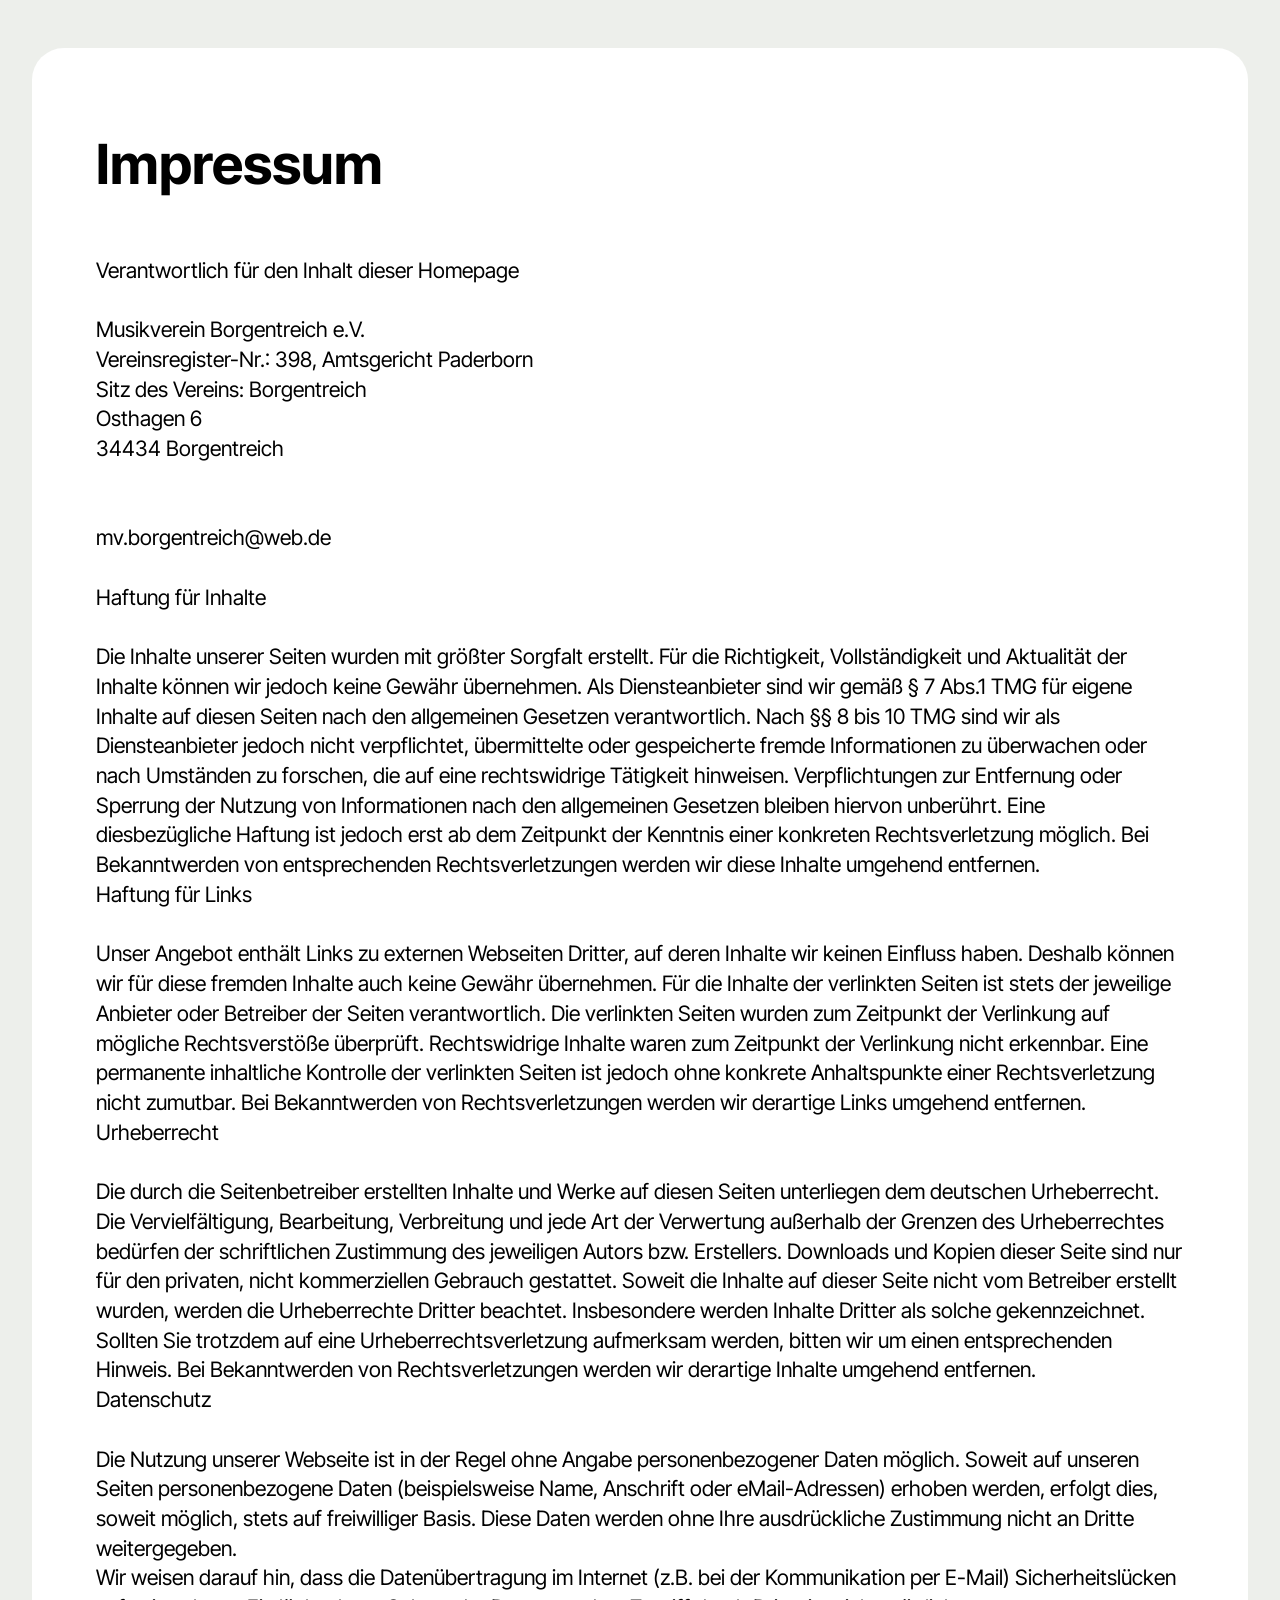
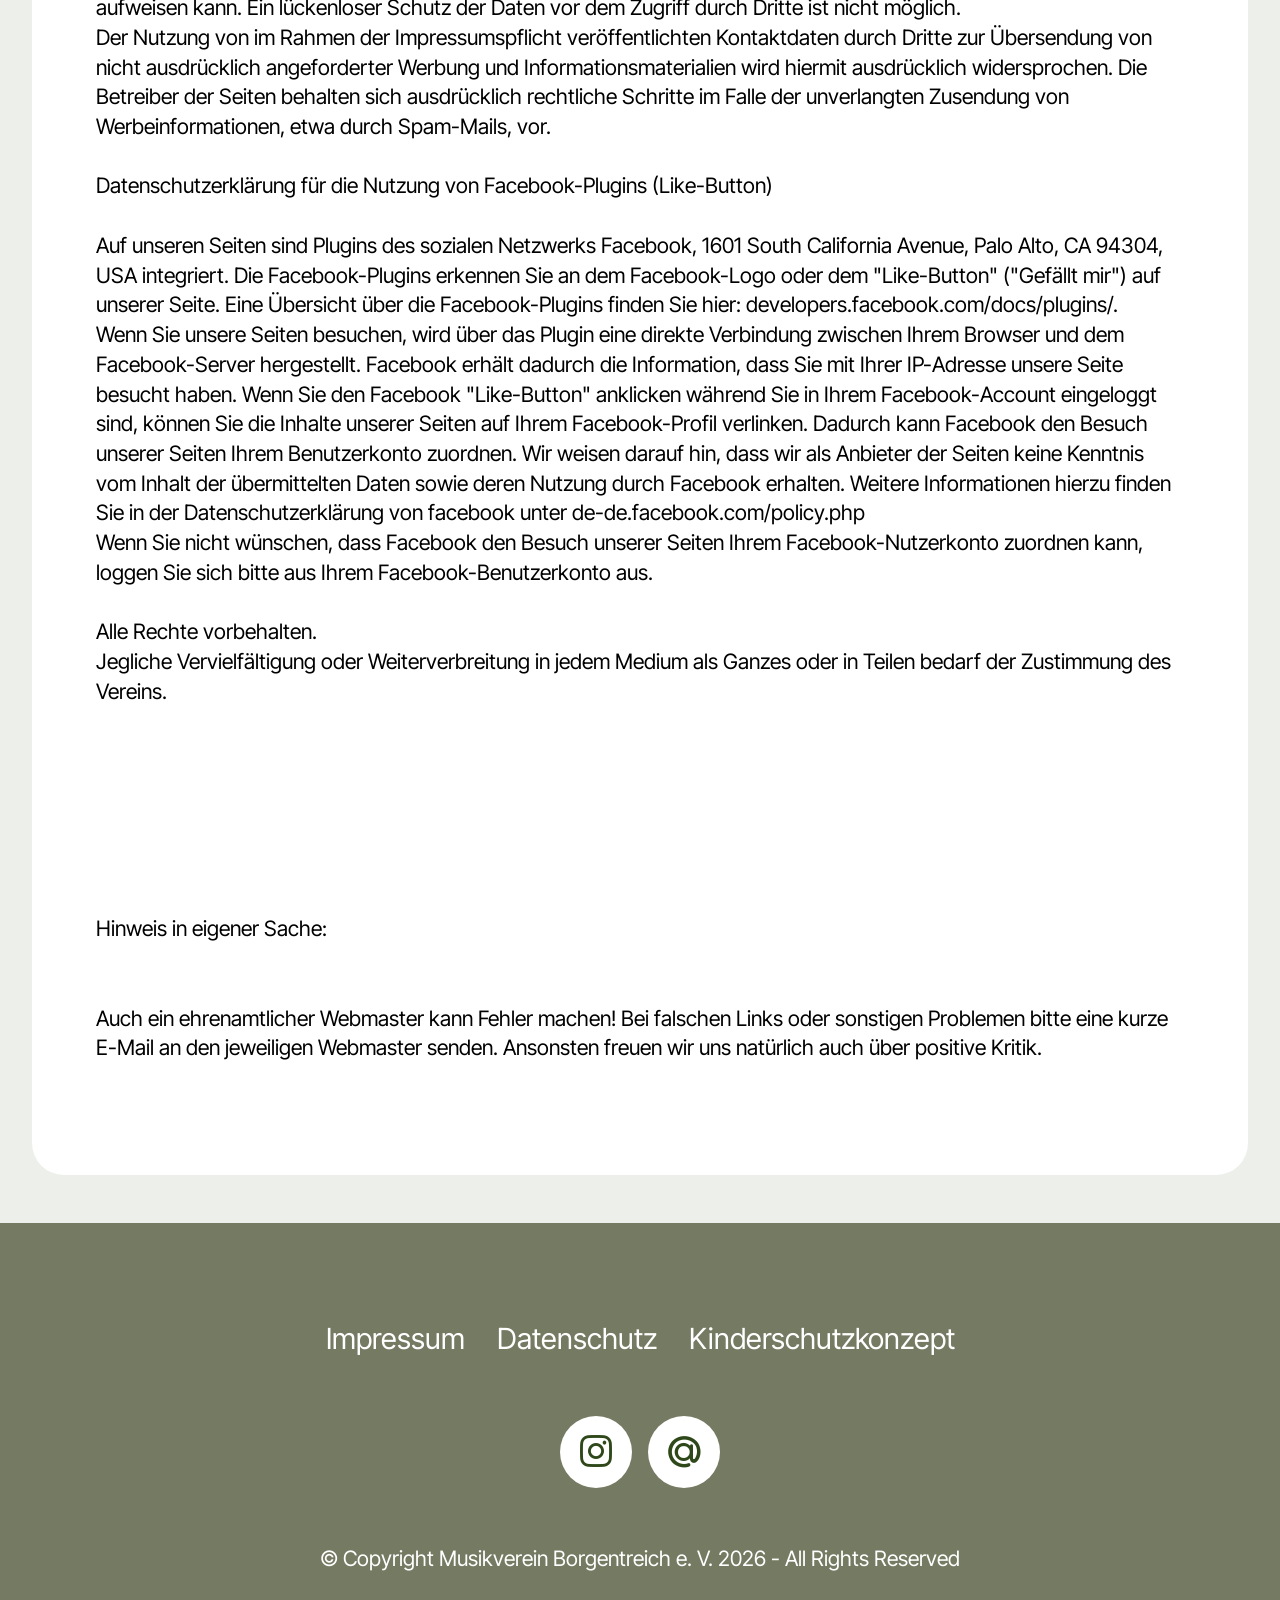
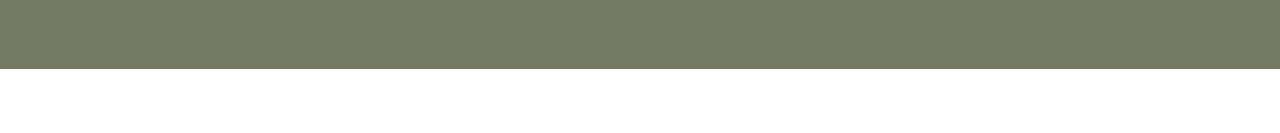
<file: page2.html>
<!DOCTYPE html>
<html  >
<head>
  <!-- Site made with Mobirise Website Builder v6.1.12, https://mobirise.com -->
  <meta charset="UTF-8">
  <meta http-equiv="X-UA-Compatible" content="IE=edge">
  <meta name="generator" content="Mobirise v6.1.12, mobirise.com">
  <meta name="viewport" content="width=device-width, initial-scale=1, minimum-scale=1">
  <link rel="shortcut icon" href="assets/images/logo-2.svg" type="image/x-icon">
  <meta name="description" content="">
  
  
  <title>Impressum</title>
  <link rel="stylesheet" href="assets/bootstrap/css/bootstrap.min.css">
  <link rel="stylesheet" href="assets/animatecss/animate.css">
  <link rel="stylesheet" href="assets/socicon/css/styles.css">
  <link rel="stylesheet" href="assets/theme/css/style.css">
  <link rel="preload" href="https://fonts.googleapis.com/css?family=Inter+Tight:100,200,300,400,500,600,700,800,900,100i,200i,300i,400i,500i,600i,700i,800i,900i&display=swap" as="style" onload="this.onload=null;this.rel='stylesheet'">
  <noscript><link rel="stylesheet" href="https://fonts.googleapis.com/css?family=Inter+Tight:100,200,300,400,500,600,700,800,900,100i,200i,300i,400i,500i,600i,700i,800i,900i&display=swap"></noscript>
  <link rel="preload" as="style" href="assets/mobirise/css/mbr-additional.css?v=l0hfm1"><link rel="stylesheet" href="assets/mobirise/css/mbr-additional.css?v=l0hfm1" type="text/css">

  
  
  
</head>
<body>
  
  <section data-bs-version="5.1" class="list04 cid-vxoe0KbFbh mbr-fullscreen" id="list04-20">
  

  
  
  <div class="container-fluid">
    <div class="row justify-content-center">
      <div class="card col-md-12 col-lg-12">
        <div class="card-wrapper">
          <div class="row justify-content-center">
            <div class="col-12 mb-5 content-head">
              <h3 class="card-title mbr-fonts-style mbr-white mt-3 display-2"><strong>Impressum</strong></h3>
              
            </div>
          </div>

          <div class="row justify-content-left item features-without-image mt-0 mb-5 active">
            
            <div class="col-md-12 col-lg item-wrapper">
              <p class="mbr-text mbr-fonts-style mt-0 mb-0 display-7">Verantwortlich für den Inhalt dieser Homepage
<br>
<br>Musikverein Borgentreich e.V.
<br>Vereinsregister-Nr.: 398, Amtsgericht Paderborn
<br>Sitz des Vereins: Borgentreich
<br>Osthagen 6
<br>34434 Borgentreich
<br>
<br>
<br>mv.borgentreich@web.de
<br>
<br>Haftung für Inhalte
<br>
<br>Die Inhalte unserer Seiten wurden mit größter Sorgfalt erstellt. Für die Richtigkeit, Vollständigkeit und Aktualität der Inhalte können wir jedoch keine Gewähr übernehmen. Als Diensteanbieter sind wir gemäß § 7 Abs.1 TMG für eigene Inhalte auf diesen Seiten nach den allgemeinen Gesetzen verantwortlich. Nach §§ 8 bis 10 TMG sind wir als Diensteanbieter jedoch nicht verpflichtet, übermittelte oder gespeicherte fremde Informationen zu überwachen oder nach Umständen zu forschen, die auf eine rechtswidrige Tätigkeit hinweisen. Verpflichtungen zur Entfernung oder Sperrung der Nutzung von Informationen nach den allgemeinen Gesetzen bleiben hiervon unberührt. Eine diesbezügliche Haftung ist jedoch erst ab dem Zeitpunkt der Kenntnis einer konkreten Rechtsverletzung möglich. Bei Bekanntwerden von entsprechenden Rechtsverletzungen werden wir diese Inhalte umgehend entfernen.
<br>Haftung für Links
<br>
<br>Unser Angebot enthält Links zu externen Webseiten Dritter, auf deren Inhalte wir keinen Einfluss haben. Deshalb können wir für diese fremden Inhalte auch keine Gewähr übernehmen. Für die Inhalte der verlinkten Seiten ist stets der jeweilige Anbieter oder Betreiber der Seiten verantwortlich. Die verlinkten Seiten wurden zum Zeitpunkt der Verlinkung auf mögliche Rechtsverstöße überprüft. Rechtswidrige Inhalte waren zum Zeitpunkt der Verlinkung nicht erkennbar. Eine permanente inhaltliche Kontrolle der verlinkten Seiten ist jedoch ohne konkrete Anhaltspunkte einer Rechtsverletzung nicht zumutbar. Bei Bekanntwerden von Rechtsverletzungen werden wir derartige Links umgehend entfernen.
<br>Urheberrecht
<br>
<br>Die durch die Seitenbetreiber erstellten Inhalte und Werke auf diesen Seiten unterliegen dem deutschen Urheberrecht. Die Vervielfältigung, Bearbeitung, Verbreitung und jede Art der Verwertung außerhalb der Grenzen des Urheberrechtes bedürfen der schriftlichen Zustimmung des jeweiligen Autors bzw. Erstellers. Downloads und Kopien dieser Seite sind nur für den privaten, nicht kommerziellen Gebrauch gestattet. Soweit die Inhalte auf dieser Seite nicht vom Betreiber erstellt wurden, werden die Urheberrechte Dritter beachtet. Insbesondere werden Inhalte Dritter als solche gekennzeichnet. Sollten Sie trotzdem auf eine Urheberrechtsverletzung aufmerksam werden, bitten wir um einen entsprechenden Hinweis. Bei Bekanntwerden von Rechtsverletzungen werden wir derartige Inhalte umgehend entfernen.
<br>Datenschutz
<br>
<br>Die Nutzung unserer Webseite ist in der Regel ohne Angabe personenbezogener Daten möglich. Soweit auf unseren Seiten personenbezogene Daten (beispielsweise Name, Anschrift oder eMail-Adressen) erhoben werden, erfolgt dies, soweit möglich, stets auf freiwilliger Basis. Diese Daten werden ohne Ihre ausdrückliche Zustimmung nicht an Dritte weitergegeben.
<br>Wir weisen darauf hin, dass die Datenübertragung im Internet (z.B. bei der Kommunikation per E-Mail) Sicherheitslücken aufweisen kann. Ein lückenloser Schutz der Daten vor dem Zugriff durch Dritte ist nicht möglich.
<br>Der Nutzung von im Rahmen der Impressumspflicht veröffentlichten Kontaktdaten durch Dritte zur Übersendung von nicht ausdrücklich angeforderter Werbung und Informationsmaterialien wird hiermit ausdrücklich widersprochen. Die Betreiber der Seiten behalten sich ausdrücklich rechtliche Schritte im Falle der unverlangten Zusendung von Werbeinformationen, etwa durch Spam-Mails, vor.
<br>
<br>Datenschutzerklärung für die Nutzung von Facebook-Plugins (Like-Button)
<br>
<br>Auf unseren Seiten sind Plugins des sozialen Netzwerks Facebook, 1601 South California Avenue, Palo Alto, CA 94304, USA integriert. Die Facebook-Plugins erkennen Sie an dem Facebook-Logo oder dem "Like-Button" ("Gefällt mir") auf unserer Seite. Eine Übersicht über die Facebook-Plugins finden Sie hier: developers.facebook.com/docs/plugins/.
<br>Wenn Sie unsere Seiten besuchen, wird über das Plugin eine direkte Verbindung zwischen Ihrem Browser und dem Facebook-Server hergestellt. Facebook erhält dadurch die Information, dass Sie mit Ihrer IP-Adresse unsere Seite besucht haben. Wenn Sie den Facebook "Like-Button" anklicken während Sie in Ihrem Facebook-Account eingeloggt sind, können Sie die Inhalte unserer Seiten auf Ihrem Facebook-Profil verlinken. Dadurch kann Facebook den Besuch unserer Seiten Ihrem Benutzerkonto zuordnen. Wir weisen darauf hin, dass wir als Anbieter der Seiten keine Kenntnis vom Inhalt der übermittelten Daten sowie deren Nutzung durch Facebook erhalten. Weitere Informationen hierzu finden Sie in der Datenschutzerklärung von facebook unter de-de.facebook.com/policy.php
<br>Wenn Sie nicht wünschen, dass Facebook den Besuch unserer Seiten Ihrem Facebook-Nutzerkonto zuordnen kann, loggen Sie sich bitte aus Ihrem Facebook-Benutzerkonto aus.
<br>
<br>Alle Rechte vorbehalten.
<br>Jegliche Vervielfältigung oder Weiterverbreitung in jedem Medium als Ganzes oder in Teilen bedarf der Zustimmung des Vereins.
<br>
<br>
<br>
<br>
<br>
<br>
<br>
<br>Hinweis in eigener Sache:
<br>
<br>
<br>Auch ein ehrenamtlicher Webmaster kann Fehler machen! Bei falschen Links oder sonstigen Problemen bitte eine kurze E-Mail an den jeweiligen Webmaster senden. Ansonsten freuen wir uns natürlich auch über positive Kritik.</p>
            </div>
          </div>
          
          


        </div>
      </div>
    </div>
  </div>
</section>

<section data-bs-version="5.1" class="footer1 programm5 cid-vxoe0KKOzp" once="footers" id="footer03-21">

        

    

    <div class="container">
        <div class="row">

            <div class="row-links mb-4">
                <ul class="header-menu">
                  
                  
                  
                  
                <li class="header-menu-item mbr-fonts-style display-5"><a href="page2.html" class="text-danger text-primary">Impressum</a></li><li class="header-menu-item mbr-fonts-style display-5"><a href="page1.html" class="text-danger text-primary">Datenschutz</a></li><li class="header-menu-item mbr-fonts-style display-5"><a href="assets/files/Schutzkonzept_07.01.2025.pdf" class="text-danger text-primary">Kinderschutzkonzept</a></li></ul>
              </div>

            <div class="col-12">
                <div class="social-row">
                    <div class="soc-item">
                        <a href="https://www.instagram.com/musikverein.borgentreich?igshid=YmMyMTA2M2Y%3D" target="_blank">
                            <span class="mbr-iconfont display-7 socicon-instagram socicon"></span>
                        </a>
                    </div>
                    <div class="soc-item">
                        <a href="mailto:mv.borgentreich@web.de">
                            <span class="mbr-iconfont socicon-mailru socicon"></span>
                        </a>
                    </div>
                    
                    
                    
                </div>
            </div>
            <div class="col-12 mt-5">
                <p class="mbr-fonts-style copyright display-7">
                    © Copyright Musikverein Borgentreich e. V. 2026 - All Rights Reserved
                </p>
            </div>
        </div>
    </div>
</section><section class="display-7" style="padding: 0;align-items: center;justify-content: center;flex-wrap: wrap;    align-content: center;display: flex;position: relative;height: 4rem;"><a href="https://mobiri.se/" style="flex: 1 1;height: 4rem;position: absolute;width: 100%;z-index: 1;"><img alt="" style="height: 4rem;" src="[data-uri]"></a><p style="margin: 0;text-align: center;" class="display-7">&#8204;</p><a style="z-index:1" href="https://mobirise.com"> Website Builder Software</a></section><script src="assets/bootstrap/js/bootstrap.bundle.min.js"></script>  <script src="assets/smoothscroll/smooth-scroll.js"></script>  <script src="assets/ytplayer/index.js"></script>  <script src="assets/theme/js/script.js"></script>  
  
  
  <input name="animation" type="hidden">
  </body>
</html>
</file>
<file: assets/web/assets/mobirise-icons2/mobirise2.css>
@font-face {
  font-family: 'Moririse2';
  font-display: swap;
  src:  url('mobirise2.eot?f2bix4');
  src:  url('mobirise2.eot?f2bix4#iefix') format('embedded-opentype'),
    url('mobirise2.woff2?f2bix4') format('woff2'),
    url('mobirise2.woff?f2bix4') format('woff'),
    url('mobirise2.ttf?f2bix4') format('truetype'),
    url('mobirise2.svg?f2bix4#mobirise2') format('svg');
  font-weight: normal;
  font-style: normal;
}

[class^="mobi-"], [class*=" mobi-"] {
  /* use !important to prevent issues with browser extensions that change fonts */
  font-family: 'Moririse2' !important;
  speak: none;
  font-style: normal;
  font-weight: normal;
  font-variant: normal;
  text-transform: none;
  line-height: 1;

  /* Better Font Rendering =========== */
  -webkit-font-smoothing: antialiased;
  -moz-osx-font-smoothing: grayscale;
}

.mobi-mbri-add-submenu:before {
  content: "\e900";
}
.mobi-mbri-alert:before {
  content: "\e901";
}
.mobi-mbri-align-center:before {
  content: "\e902";
}
.mobi-mbri-align-justify:before {
  content: "\e903";
}
.mobi-mbri-align-left:before {
  content: "\e904";
}
.mobi-mbri-align-right:before {
  content: "\e905";
}
.mobi-mbri-android:before {
  content: "\e906";
}
.mobi-mbri-apple:before {
  content: "\e907";
}
.mobi-mbri-arrow-down:before {
  content: "\e908";
}
.mobi-mbri-arrow-next:before {
  content: "\e909";
}
.mobi-mbri-arrow-prev:before {
  content: "\e90a";
}
.mobi-mbri-arrow-up:before {
  content: "\e90b";
}
.mobi-mbri-bold:before {
  content: "\e90c";
}
.mobi-mbri-bookmark:before {
  content: "\e90d";
}
.mobi-mbri-bootstrap:before {
  content: "\e90e";
}
.mobi-mbri-briefcase:before {
  content: "\e90f";
}
.mobi-mbri-browse:before {
  content: "\e910";
}
.mobi-mbri-bulleted-list:before {
  content: "\e911";
}
.mobi-mbri-calendar:before {
  content: "\e912";
}
.mobi-mbri-camera:before {
  content: "\e913";
}
.mobi-mbri-cart-add:before {
  content: "\e914";
}
.mobi-mbri-cart-full:before {
  content: "\e915";
}
.mobi-mbri-cash:before {
  content: "\e916";
}
.mobi-mbri-change-style:before {
  content: "\e917";
}
.mobi-mbri-chat:before {
  content: "\e918";
}
.mobi-mbri-clock:before {
  content: "\e919";
}
.mobi-mbri-close:before {
  content: "\e91a";
}
.mobi-mbri-cloud:before {
  content: "\e91b";
}
.mobi-mbri-code:before {
  content: "\e91c";
}
.mobi-mbri-contact-form:before {
  content: "\e91d";
}
.mobi-mbri-credit-card:before {
  content: "\e91e";
}
.mobi-mbri-cursor-click:before {
  content: "\e91f";
}
.mobi-mbri-cust-feedback:before {
  content: "\e920";
}
.mobi-mbri-database:before {
  content: "\e921";
}
.mobi-mbri-delivery:before {
  content: "\e922";
}
.mobi-mbri-desktop:before {
  content: "\e923";
}
.mobi-mbri-devices:before {
  content: "\e924";
}
.mobi-mbri-down:before {
  content: "\e925";
}
.mobi-mbri-download-2:before {
  content: "\e926";
}
.mobi-mbri-download:before {
  content: "\e927";
}
.mobi-mbri-drag-n-drop-2:before {
  content: "\e928";
}
.mobi-mbri-drag-n-drop:before {
  content: "\e929";
}
.mobi-mbri-edit-2:before {
  content: "\e92a";
}
.mobi-mbri-edit:before {
  content: "\e92b";
}
.mobi-mbri-error:before {
  content: "\e92c";
}
.mobi-mbri-extension:before {
  content: "\e92d";
}
.mobi-mbri-features:before {
  content: "\e92e";
}
.mobi-mbri-file:before {
  content: "\e92f";
}
.mobi-mbri-flag:before {
  content: "\e930";
}
.mobi-mbri-folder:before {
  content: "\e931";
}
.mobi-mbri-gift:before {
  content: "\e932";
}
.mobi-mbri-github:before {
  content: "\e933";
}
.mobi-mbri-globe-2:before {
  content: "\e934";
}
.mobi-mbri-globe:before {
  content: "\e935";
}
.mobi-mbri-growing-chart:before {
  content: "\e936";
}
.mobi-mbri-hearth:before {
  content: "\e937";
}
.mobi-mbri-help:before {
  content: "\e938";
}
.mobi-mbri-home:before {
  content: "\e939";
}
.mobi-mbri-hot-cup:before {
  content: "\e93a";
}
.mobi-mbri-idea:before {
  content: "\e93b";
}
.mobi-mbri-image-gallery:before {
  content: "\e93c";
}
.mobi-mbri-image-slider:before {
  content: "\e93d";
}
.mobi-mbri-info:before {
  content: "\e93e";
}
.mobi-mbri-italic:before {
  content: "\e93f";
}
.mobi-mbri-key:before {
  content: "\e940";
}
.mobi-mbri-laptop:before {
  content: "\e941";
}
.mobi-mbri-layers:before {
  content: "\e942";
}
.mobi-mbri-left-right:before {
  content: "\e943";
}
.mobi-mbri-left:before {
  content: "\e944";
}
.mobi-mbri-letter:before {
  content: "\e945";
}
.mobi-mbri-like:before {
  content: "\e946";
}
.mobi-mbri-link:before {
  content: "\e947";
}
.mobi-mbri-lock:before {
  content: "\e948";
}
.mobi-mbri-login:before {
  content: "\e949";
}
.mobi-mbri-logout:before {
  content: "\e94a";
}
.mobi-mbri-magic-stick:before {
  content: "\e94b";
}
.mobi-mbri-map-pin:before {
  content: "\e94c";
}
.mobi-mbri-menu:before {
  content: "\e94d";
}
.mobi-mbri-mobile-2:before {
  content: "\e94e";
}
.mobi-mbri-mobile-horizontal:before {
  content: "\e94f";
}
.mobi-mbri-mobile:before {
  content: "\e950";
}
.mobi-mbri-mobirise:before {
  content: "\e951";
}
.mobi-mbri-more-horizontal:before {
  content: "\e952";
}
.mobi-mbri-more-vertical:before {
  content: "\e953";
}
.mobi-mbri-music:before {
  content: "\e954";
}
.mobi-mbri-new-file:before {
  content: "\e955";
}
.mobi-mbri-numbered-list:before {
  content: "\e956";
}
.mobi-mbri-opened-folder:before {
  content: "\e957";
}
.mobi-mbri-pages:before {
  content: "\e958";
}
.mobi-mbri-paper-plane:before {
  content: "\e959";
}
.mobi-mbri-paperclip:before {
  content: "\e95a";
}
.mobi-mbri-phone:before {
  content: "\e95b";
}
.mobi-mbri-photo:before {
  content: "\e95c";
}
.mobi-mbri-photos:before {
  content: "\e95d";
}
.mobi-mbri-pin:before {
  content: "\e95e";
}
.mobi-mbri-play:before {
  content: "\e95f";
}
.mobi-mbri-plus:before {
  content: "\e960";
}
.mobi-mbri-preview:before {
  content: "\e961";
}
.mobi-mbri-print:before {
  content: "\e962";
}
.mobi-mbri-protect:before {
  content: "\e963";
}
.mobi-mbri-question:before {
  content: "\e964";
}
.mobi-mbri-quote-left:before {
  content: "\e965";
}
.mobi-mbri-quote-right:before {
  content: "\e966";
}
.mobi-mbri-redo:before {
  content: "\e967";
}
.mobi-mbri-refresh:before {
  content: "\e968";
}
.mobi-mbri-responsive-2:before {
  content: "\e969";
}
.mobi-mbri-responsive:before {
  content: "\e96a";
}
.mobi-mbri-right:before {
  content: "\e96b";
}
.mobi-mbri-rocket:before {
  content: "\e96c";
}
.mobi-mbri-sad-face:before {
  content: "\e96d";
}
.mobi-mbri-sale:before {
  content: "\e96e";
}
.mobi-mbri-save:before {
  content: "\e96f";
}
.mobi-mbri-search:before {
  content: "\e970";
}
.mobi-mbri-setting-2:before {
  content: "\e971";
}
.mobi-mbri-setting-3:before {
  content: "\e972";
}
.mobi-mbri-setting:before {
  content: "\e973";
}
.mobi-mbri-share:before {
  content: "\e974";
}
.mobi-mbri-shopping-bag:before {
  content: "\e975";
}
.mobi-mbri-shopping-basket:before {
  content: "\e976";
}
.mobi-mbri-shopping-cart:before {
  content: "\e977";
}
.mobi-mbri-sites:before {
  content: "\e978";
}
.mobi-mbri-smile-face:before {
  content: "\e979";
}
.mobi-mbri-speed:before {
  content: "\e97a";
}
.mobi-mbri-star:before {
  content: "\e97b";
}
.mobi-mbri-success:before {
  content: "\e97c";
}
.mobi-mbri-sun:before {
  content: "\e97d";
}
.mobi-mbri-sun2:before {
  content: "\e97e";
}
.mobi-mbri-tablet-vertical:before {
  content: "\e97f";
}
.mobi-mbri-tablet:before {
  content: "\e980";
}
.mobi-mbri-target:before {
  content: "\e981";
}
.mobi-mbri-timer:before {
  content: "\e982";
}
.mobi-mbri-to-ftp:before {
  content: "\e983";
}
.mobi-mbri-to-local-drive:before {
  content: "\e984";
}
.mobi-mbri-touch-swipe:before {
  content: "\e985";
}
.mobi-mbri-touch:before {
  content: "\e986";
}
.mobi-mbri-trash:before {
  content: "\e987";
}
.mobi-mbri-underline:before {
  content: "\e988";
}
.mobi-mbri-undo:before {
  content: "\e989";
}
.mobi-mbri-unlink:before {
  content: "\e98a";
}
.mobi-mbri-unlock:before {
  content: "\e98b";
}
.mobi-mbri-up-down:before {
  content: "\e98c";
}
.mobi-mbri-up:before {
  content: "\e98d";
}
.mobi-mbri-update:before {
  content: "\e98e";
}
.mobi-mbri-upload-2:before {
  content: "\e98f";
}
.mobi-mbri-upload:before {
  content: "\e990";
}
.mobi-mbri-user-2:before {
  content: "\e991";
}
.mobi-mbri-user:before {
  content: "\e992";
}
.mobi-mbri-users:before {
  content: "\e993";
}
.mobi-mbri-video-play:before {
  content: "\e994";
}
.mobi-mbri-video:before {
  content: "\e995";
}
.mobi-mbri-watch:before {
  content: "\e996";
}
.mobi-mbri-website-theme-2:before {
  content: "\e997";
}
.mobi-mbri-website-theme:before {
  content: "\e998";
}
.mobi-mbri-wifi:before {
  content: "\e999";
}
.mobi-mbri-windows:before {
  content: "\e99a";
}
.mobi-mbri-zoom-in:before {
  content: "\e99b";
}
.mobi-mbri-zoom-out:before {
  content: "\e99c";
}
</file>
<file: assets/dropdown/css/style.css>
.navbar-dropdown {
  left: 0;
  padding: 0;
  position: absolute;
  right: 0;
  top: 0;
  transition: all 0.45s ease;
  z-index: 1030;
  background: #282828; }
  .navbar-dropdown .navbar-logo {
    margin-right: 0.8rem;
    transition: margin 0.3s ease-in-out;
    vertical-align: middle; }
    .navbar-dropdown .navbar-logo img {
      height: 3.125rem;
      transition: all 0.3s ease-in-out; }
    .navbar-dropdown .navbar-logo.mbr-iconfont {
      font-size: 3.125rem;
      line-height: 3.125rem; }
  .navbar-dropdown .navbar-caption {
    font-weight: 700;
    white-space: normal;
    vertical-align: -4px;
    line-height: 3.125rem !important; }
    .navbar-dropdown .navbar-caption, .navbar-dropdown .navbar-caption:hover {
      color: inherit;
      text-decoration: none; }
  .navbar-dropdown .mbr-iconfont + .navbar-caption {
    vertical-align: -1px; }
  .navbar-dropdown.navbar-fixed-top {
    position: fixed; }
  .navbar-dropdown .navbar-brand span {
    vertical-align: -4px; }
  .navbar-dropdown.bg-color.transparent {
    background: none; }
  .navbar-dropdown.navbar-short .navbar-brand {
    padding: 0.625rem 0; }
    .navbar-dropdown.navbar-short .navbar-brand span {
      vertical-align: -1px; }
  .navbar-dropdown.navbar-short .navbar-caption {
    line-height: 2.375rem !important;
    vertical-align: -2px; }
  .navbar-dropdown.navbar-short .navbar-logo {
    margin-right: 0.5rem; }
    .navbar-dropdown.navbar-short .navbar-logo img {
      height: 2.375rem; }
    .navbar-dropdown.navbar-short .navbar-logo.mbr-iconfont {
      font-size: 2.375rem;
      line-height: 2.375rem; }
  .navbar-dropdown.navbar-short .mbr-table-cell {
    height: 3.625rem; }
  .navbar-dropdown .navbar-close {
    left: 0.6875rem;
    position: fixed;
    top: 0.75rem;
    z-index: 1000; }
  .navbar-dropdown .hamburger-icon {
    content: "";
    display: inline-block;
    vertical-align: middle;
    width: 16px;
    -webkit-box-shadow: 0 -6px 0 1px #282828,0 0 0 1px #282828,0 6px 0 1px #282828;
    -moz-box-shadow: 0 -6px 0 1px #282828,0 0 0 1px #282828,0 6px 0 1px #282828;
    box-shadow: 0 -6px 0 1px #282828,0 0 0 1px #282828,0 6px 0 1px #282828; }

.dropdown-menu .dropdown-toggle[data-toggle="dropdown-submenu"]::after {
  border-bottom: 0.35em solid transparent;
  border-left: 0.35em solid;
  border-right: 0;
  border-top: 0.35em solid transparent;
  margin-left: 0.3rem; }

.dropdown-menu .dropdown-item:focus {
  outline: 0; }

.nav-dropdown {
  font-size: 0.75rem;
  font-weight: 500;
  height: auto !important; }
  .nav-dropdown .nav-btn {
    padding-left: 1rem; }
  .nav-dropdown .link {
    margin: .667em 1.667em;
    font-weight: 500;
    padding: 0;
    transition: color .2s ease-in-out; }
    .nav-dropdown .link.dropdown-toggle {
      margin-right: 2.583em; }
      .nav-dropdown .link.dropdown-toggle::after {
        margin-left: .25rem;
        border-top: 0.35em solid;
        border-right: 0.35em solid transparent;
        border-left: 0.35em solid transparent;
        border-bottom: 0; }
      .nav-dropdown .link.dropdown-toggle[aria-expanded="true"] {
        margin: 0;
        padding: 0.667em 3.263em  0.667em 1.667em; }
  .nav-dropdown .link::after,
  .nav-dropdown .dropdown-item::after {
    color: inherit; }
  .nav-dropdown .btn {
    font-size: 0.75rem;
    font-weight: 700;
    letter-spacing: 0;
    margin-bottom: 0;
    padding-left: 1.25rem;
    padding-right: 1.25rem; }
  .nav-dropdown .dropdown-menu {
    border-radius: 0;
    border: 0;
    left: 0;
    margin: 0;
    padding-bottom: 1.25rem;
    padding-top: 1.25rem;
    position: relative; }
  .nav-dropdown .dropdown-submenu {
    margin-left: 0.125rem;
    top: 0; }
  .nav-dropdown .dropdown-item {
    font-weight: 500;
    line-height: 2;
    padding: 0.3846em 4.615em 0.3846em 1.5385em;
    position: relative;
    transition: color .2s ease-in-out, background-color .2s ease-in-out; }
    .nav-dropdown .dropdown-item::after {
      margin-top: -0.3077em;
      position: absolute;
      right: 1.1538em;
      top: 50%; }
    .nav-dropdown .dropdown-item:focus, .nav-dropdown .dropdown-item:hover {
      background: none; }

@media (max-width: 767px) {
  .nav-dropdown.navbar-toggleable-sm {
    bottom: 0;
    display: none;
    left: 0;
    overflow-x: hidden;
    position: fixed;
    top: 0;
    transform: translateX(-100%);
    -ms-transform: translateX(-100%);
    -webkit-transform: translateX(-100%);
    width: 18.75rem;
    z-index: 999; } }
.nav-dropdown.navbar-toggleable-xl {
  bottom: 0;
  display: none;
  left: 0;
  overflow-x: hidden;
  position: fixed;
  top: 0;
  transform: translateX(-100%);
  -ms-transform: translateX(-100%);
  -webkit-transform: translateX(-100%);
  width: 18.75rem;
  z-index: 999; }

.nav-dropdown-sm {
  display: block !important;
  overflow-x: hidden;
  overflow: auto;
  padding-top: 3.875rem; }
  .nav-dropdown-sm::after {
    content: "";
    display: block;
    height: 3rem;
    width: 100%; }
  .nav-dropdown-sm.collapse.in ~ .navbar-close {
    display: block !important; }
  .nav-dropdown-sm.collapsing, .nav-dropdown-sm.collapse.in {
    transform: translateX(0);
    -ms-transform: translateX(0);
    -webkit-transform: translateX(0);
    transition: all 0.25s ease-out;
    -webkit-transition: all 0.25s ease-out;
    background: #282828; }
  .nav-dropdown-sm.collapsing[aria-expanded="false"] {
    transform: translateX(-100%);
    -ms-transform: translateX(-100%);
    -webkit-transform: translateX(-100%); }
  .nav-dropdown-sm .nav-item {
    display: block;
    margin-left: 0 !important;
    padding-left: 0; }
  .nav-dropdown-sm .link,
  .nav-dropdown-sm .dropdown-item {
    border-top: 1px dotted rgba(255, 255, 255, 0.1);
    font-size: 0.8125rem;
    line-height: 1.6;
    margin: 0 !important;
    padding: 0.875rem 2.4rem 0.875rem 1.5625rem !important;
    position: relative;
    white-space: normal; }
    .nav-dropdown-sm .link:focus, .nav-dropdown-sm .link:hover,
    .nav-dropdown-sm .dropdown-item:focus,
    .nav-dropdown-sm .dropdown-item:hover {
      background: rgba(0, 0, 0, 0.2) !important;
      color: #c0a375; }
  .nav-dropdown-sm .nav-btn {
    position: relative;
    padding: 1.5625rem 1.5625rem 0 1.5625rem; }
    .nav-dropdown-sm .nav-btn::before {
      border-top: 1px dotted rgba(255, 255, 255, 0.1);
      content: "";
      left: 0;
      position: absolute;
      top: 0;
      width: 100%; }
    .nav-dropdown-sm .nav-btn + .nav-btn {
      padding-top: 0.625rem; }
      .nav-dropdown-sm .nav-btn + .nav-btn::before {
        display: none; }
  .nav-dropdown-sm .btn {
    padding: 0.625rem 0; }
  .nav-dropdown-sm .dropdown-toggle[data-toggle="dropdown-submenu"]::after {
    margin-left: .25rem;
    border-top: 0.35em solid;
    border-right: 0.35em solid transparent;
    border-left: 0.35em solid transparent;
    border-bottom: 0; }
  .nav-dropdown-sm .dropdown-toggle[data-toggle="dropdown-submenu"][aria-expanded="true"]::after {
    border-top: 0;
    border-right: 0.35em solid transparent;
    border-left: 0.35em solid transparent;
    border-bottom: 0.35em solid; }
  .nav-dropdown-sm .dropdown-menu {
    margin: 0;
    padding: 0;
    position: relative;
    top: 0;
    left: 0;
    width: 100%;
    border: 0;
    float: none;
    border-radius: 0;
    background: none; }
  .nav-dropdown-sm .dropdown-submenu {
    left: 100%;
    margin-left: 0.125rem;
    margin-top: -1.25rem;
    top: 0; }

.navbar-toggleable-sm .nav-dropdown .dropdown-menu {
  position: absolute; }

.navbar-toggleable-sm .nav-dropdown .dropdown-submenu {
  left: 100%;
  margin-left: 0.125rem;
  margin-top: -1.25rem;
  top: 0; }

.navbar-toggleable-sm.opened .nav-dropdown .dropdown-menu {
  position: relative; }

.navbar-toggleable-sm.opened .nav-dropdown .dropdown-submenu {
  left: 0;
  margin-left: 00rem;
  margin-top: 0rem;
  top: 0; }

.is-builder .nav-dropdown.collapsing {
  transition: none !important; }
</file>
<file: assets/socicon/css/styles.css>
@charset "UTF-8";

@font-face {
  font-family: 'Socicon';
  src:  url('../fonts/socicon.eot');
  src:  url('../fonts/socicon.eot?#iefix') format('embedded-opentype'),
    url('../fonts/socicon.woff2') format('woff2'),
    url('../fonts/socicon.ttf') format('truetype'),
    url('../fonts/socicon.woff') format('woff'),
    url('../fonts/socicon.svg#socicon') format('svg');
  font-weight: normal;
  font-style: normal;
  font-display: swap;
}

[data-icon]:before {
  font-family: "socicon" !important;
  content: attr(data-icon);
  font-style: normal !important;
  font-weight: normal !important;
  font-variant: normal !important;
  text-transform: none !important;
  speak: none;
  line-height: 1;
  -webkit-font-smoothing: antialiased;
  -moz-osx-font-smoothing: grayscale;
}

[class^="socicon-"], [class*=" socicon-"] {
  /* use !important to prevent issues with browser extensions that change fonts */
  font-family: 'Socicon' !important;
  speak: none;
  font-style: normal;
  font-weight: normal;
  font-variant: normal;
  text-transform: none;
  line-height: 1;

  /* Better Font Rendering =========== */
  -webkit-font-smoothing: antialiased;
  -moz-osx-font-smoothing: grayscale;
}

.socicon-500px:before {
  content: "\e000";
}
.socicon-8tracks:before {
  content: "\e001";
}
.socicon-airbnb:before {
  content: "\e002";
}
.socicon-alliance:before {
  content: "\e003";
}
.socicon-amazon:before {
  content: "\e004";
}
.socicon-amplement:before {
  content: "\e005";
}
.socicon-android:before {
  content: "\e006";
}
.socicon-angellist:before {
  content: "\e007";
}
.socicon-apple:before {
  content: "\e008";
}
.socicon-appnet:before {
  content: "\e009";
}
.socicon-baidu:before {
  content: "\e00a";
}
.socicon-bandcamp:before {
  content: "\e00b";
}
.socicon-battlenet:before {
  content: "\e00c";
}
.socicon-mixer:before {
  content: "\e00d";
}
.socicon-bebee:before {
  content: "\e00e";
}
.socicon-bebo:before {
  content: "\e00f";
}
.socicon-behance:before {
  content: "\e010";
}
.socicon-blizzard:before {
  content: "\e011";
}
.socicon-blogger:before {
  content: "\e012";
}
.socicon-buffer:before {
  content: "\e013";
}
.socicon-chrome:before {
  content: "\e014";
}
.socicon-coderwall:before {
  content: "\e015";
}
.socicon-curse:before {
  content: "\e016";
}
.socicon-dailymotion:before {
  content: "\e017";
}
.socicon-deezer:before {
  content: "\e018";
}
.socicon-delicious:before {
  content: "\e019";
}
.socicon-deviantart:before {
  content: "\e01a";
}
.socicon-diablo:before {
  content: "\e01b";
}
.socicon-digg:before {
  content: "\e01c";
}
.socicon-discord:before {
  content: "\e01d";
}
.socicon-disqus:before {
  content: "\e01e";
}
.socicon-douban:before {
  content: "\e01f";
}
.socicon-draugiem:before {
  content: "\e020";
}
.socicon-dribbble:before {
  content: "\e021";
}
.socicon-drupal:before {
  content: "\e022";
}
.socicon-ebay:before {
  content: "\e023";
}
.socicon-ello:before {
  content: "\e024";
}
.socicon-endomodo:before {
  content: "\e025";
}
.socicon-envato:before {
  content: "\e026";
}
.socicon-etsy:before {
  content: "\e027";
}
.socicon-facebook:before {
  content: "\e028";
}
.socicon-feedburner:before {
  content: "\e029";
}
.socicon-filmweb:before {
  content: "\e02a";
}
.socicon-firefox:before {
  content: "\e02b";
}
.socicon-flattr:before {
  content: "\e02c";
}
.socicon-flickr:before {
  content: "\e02d";
}
.socicon-formulr:before {
  content: "\e02e";
}
.socicon-forrst:before {
  content: "\e02f";
}
.socicon-foursquare:before {
  content: "\e030";
}
.socicon-friendfeed:before {
  content: "\e031";
}
.socicon-github:before {
  content: "\e032";
}
.socicon-goodreads:before {
  content: "\e033";
}
.socicon-google:before {
  content: "\e034";
}
.socicon-googlescholar:before {
  content: "\e035";
}
.socicon-googlegroups:before {
  content: "\e036";
}
.socicon-googlephotos:before {
  content: "\e037";
}
.socicon-googleplus:before {
  content: "\e038";
}
.socicon-grooveshark:before {
  content: "\e039";
}
.socicon-hackerrank:before {
  content: "\e03a";
}
.socicon-hearthstone:before {
  content: "\e03b";
}
.socicon-hellocoton:before {
  content: "\e03c";
}
.socicon-heroes:before {
  content: "\e03d";
}
.socicon-smashcast:before {
  content: "\e03e";
}
.socicon-horde:before {
  content: "\e03f";
}
.socicon-houzz:before {
  content: "\e040";
}
.socicon-icq:before {
  content: "\e041";
}
.socicon-identica:before {
  content: "\e042";
}
.socicon-imdb:before {
  content: "\e043";
}
.socicon-instagram:before {
  content: "\e044";
}
.socicon-issuu:before {
  content: "\e045";
}
.socicon-istock:before {
  content: "\e046";
}
.socicon-itunes:before {
  content: "\e047";
}
.socicon-keybase:before {
  content: "\e048";
}
.socicon-lanyrd:before {
  content: "\e049";
}
.socicon-lastfm:before {
  content: "\e04a";
}
.socicon-line:before {
  content: "\e04b";
}
.socicon-linkedin:before {
  content: "\e04c";
}
.socicon-livejournal:before {
  content: "\e04d";
}
.socicon-lyft:before {
  content: "\e04e";
}
.socicon-macos:before {
  content: "\e04f";
}
.socicon-mail:before {
  content: "\e050";
}
.socicon-medium:before {
  content: "\e051";
}
.socicon-meetup:before {
  content: "\e052";
}
.socicon-mixcloud:before {
  content: "\e053";
}
.socicon-modelmayhem:before {
  content: "\e054";
}
.socicon-mumble:before {
  content: "\e055";
}
.socicon-myspace:before {
  content: "\e056";
}
.socicon-newsvine:before {
  content: "\e057";
}
.socicon-nintendo:before {
  content: "\e058";
}
.socicon-npm:before {
  content: "\e059";
}
.socicon-odnoklassniki:before {
  content: "\e05a";
}
.socicon-openid:before {
  content: "\e05b";
}
.socicon-opera:before {
  content: "\e05c";
}
.socicon-outlook:before {
  content: "\e05d";
}
.socicon-overwatch:before {
  content: "\e05e";
}
.socicon-patreon:before {
  content: "\e05f";
}
.socicon-paypal:before {
  content: "\e060";
}
.socicon-periscope:before {
  content: "\e061";
}
.socicon-persona:before {
  content: "\e062";
}
.socicon-pinterest:before {
  content: "\e063";
}
.socicon-play:before {
  content: "\e064";
}
.socicon-player:before {
  content: "\e065";
}
.socicon-playstation:before {
  content: "\e066";
}
.socicon-pocket:before {
  content: "\e067";
}
.socicon-qq:before {
  content: "\e068";
}
.socicon-quora:before {
  content: "\e069";
}
.socicon-raidcall:before {
  content: "\e06a";
}
.socicon-ravelry:before {
  content: "\e06b";
}
.socicon-reddit:before {
  content: "\e06c";
}
.socicon-renren:before {
  content: "\e06d";
}
.socicon-researchgate:before {
  content: "\e06e";
}
.socicon-residentadvisor:before {
  content: "\e06f";
}
.socicon-reverbnation:before {
  content: "\e070";
}
.socicon-rss:before {
  content: "\e071";
}
.socicon-sharethis:before {
  content: "\e072";
}
.socicon-skype:before {
  content: "\e073";
}
.socicon-slideshare:before {
  content: "\e074";
}
.socicon-smugmug:before {
  content: "\e075";
}
.socicon-snapchat:before {
  content: "\e076";
}
.socicon-songkick:before {
  content: "\e077";
}
.socicon-soundcloud:before {
  content: "\e078";
}
.socicon-spotify:before {
  content: "\e079";
}
.socicon-stackexchange:before {
  content: "\e07a";
}
.socicon-stackoverflow:before {
  content: "\e07b";
}
.socicon-starcraft:before {
  content: "\e07c";
}
.socicon-stayfriends:before {
  content: "\e07d";
}
.socicon-steam:before {
  content: "\e07e";
}
.socicon-storehouse:before {
  content: "\e07f";
}
.socicon-strava:before {
  content: "\e080";
}
.socicon-streamjar:before {
  content: "\e081";
}
.socicon-stumbleupon:before {
  content: "\e082";
}
.socicon-swarm:before {
  content: "\e083";
}
.socicon-teamspeak:before {
  content: "\e084";
}
.socicon-teamviewer:before {
  content: "\e085";
}
.socicon-technorati:before {
  content: "\e086";
}
.socicon-telegram:before {
  content: "\e087";
}
.socicon-tripadvisor:before {
  content: "\e088";
}
.socicon-tripit:before {
  content: "\e089";
}
.socicon-triplej:before {
  content: "\e08a";
}
.socicon-tumblr:before {
  content: "\e08b";
}
.socicon-twitch:before {
  content: "\e08c";
}
.socicon-twitter:before {
  content: "\e08d";
}
.socicon-uber:before {
  content: "\e08e";
}
.socicon-ventrilo:before {
  content: "\e08f";
}
.socicon-viadeo:before {
  content: "\e090";
}
.socicon-viber:before {
  content: "\e091";
}
.socicon-viewbug:before {
  content: "\e092";
}
.socicon-vimeo:before {
  content: "\e093";
}
.socicon-vine:before {
  content: "\e094";
}
.socicon-vkontakte:before {
  content: "\e095";
}
.socicon-warcraft:before {
  content: "\e096";
}
.socicon-wechat:before {
  content: "\e097";
}
.socicon-weibo:before {
  content: "\e098";
}
.socicon-whatsapp:before {
  content: "\e099";
}
.socicon-wikipedia:before {
  content: "\e09a";
}
.socicon-windows:before {
  content: "\e09b";
}
.socicon-wordpress:before {
  content: "\e09c";
}
.socicon-wykop:before {
  content: "\e09d";
}
.socicon-xbox:before {
  content: "\e09e";
}
.socicon-xing:before {
  content: "\e09f";
}
.socicon-yahoo:before {
  content: "\e0a0";
}
.socicon-yammer:before {
  content: "\e0a1";
}
.socicon-yandex:before {
  content: "\e0a2";
}
.socicon-yelp:before {
  content: "\e0a3";
}
.socicon-younow:before {
  content: "\e0a4";
}
.socicon-youtube:before {
  content: "\e0a5";
}
.socicon-zapier:before {
  content: "\e0a6";
}
.socicon-zerply:before {
  content: "\e0a7";
}
.socicon-zomato:before {
  content: "\e0a8";
}
.socicon-zynga:before {
  content: "\e0a9";
}
.socicon-bluesky:before {
  content: "\e0aa";
}
.socicon-threads:before {
  content: "\e0ab";
}
.socicon-spreadshirt:before {
  content: "\e901";
}
.socicon-gamejolt:before {
  content: "\e902";
}
.socicon-trello:before {
  content: "\e903";
}
.socicon-tunein:before {
  content: "\e904";
}
.socicon-bloglovin:before {
  content: "\e905";
}
.socicon-gamewisp:before {
  content: "\e906";
}
.socicon-messenger:before {
  content: "\e907";
}
.socicon-pandora:before {
  content: "\e908";
}
.socicon-augment:before {
  content: "\e909";
}
.socicon-bitbucket:before {
  content: "\e90a";
}
.socicon-fyuse:before {
  content: "\e90b";
}
.socicon-yt-gaming:before {
  content: "\e90c";
}
.socicon-sketchfab:before {
  content: "\e90d";
}
.socicon-mobcrush:before {
  content: "\e90e";
}
.socicon-microsoft:before {
  content: "\e90f";
}
.socicon-realtor:before {
  content: "\e910";
}
.socicon-tidal:before {
  content: "\e911";
}
.socicon-qobuz:before {
  content: "\e912";
}
.socicon-natgeo:before {
  content: "\e913";
}
.socicon-mastodon:before {
  content: "\e914";
}
.socicon-unsplash:before {
  content: "\e915";
}
.socicon-homeadvisor:before {
  content: "\e916";
}
.socicon-angieslist:before {
  content: "\e917";
}
.socicon-codepen:before {
  content: "\e918";
}
.socicon-slack:before {
  content: "\e919";
}
.socicon-openaigym:before {
  content: "\e91a";
}
.socicon-logmein:before {
  content: "\e91b";
}
.socicon-fiverr:before {
  content: "\e91c";
}
.socicon-gotomeeting:before {
  content: "\e91d";
}
.socicon-aliexpress:before {
  content: "\e91e";
}
.socicon-guru:before {
  content: "\e91f";
}
.socicon-appstore:before {
  content: "\e920";
}
.socicon-homes:before {
  content: "\e921";
}
.socicon-zoom:before {
  content: "\e922";
}
.socicon-alibaba:before {
  content: "\e923";
}
.socicon-craigslist:before {
  content: "\e924";
}
.socicon-wix:before {
  content: "\e925";
}
.socicon-redfin:before {
  content: "\e926";
}
.socicon-googlecalendar:before {
  content: "\e927";
}
.socicon-shopify:before {
  content: "\e928";
}
.socicon-freelancer:before {
  content: "\e929";
}
.socicon-seedrs:before {
  content: "\e92a";
}
.socicon-bing:before {
  content: "\e92b";
}
.socicon-doodle:before {
  content: "\e92c";
}
.socicon-bonanza:before {
  content: "\e92d";
}
.socicon-squarespace:before {
  content: "\e92e";
}
.socicon-toptal:before {
  content: "\e92f";
}
.socicon-gust:before {
  content: "\e930";
}
.socicon-ask:before {
  content: "\e931";
}
.socicon-trulia:before {
  content: "\e932";
}
.socicon-loomly:before {
  content: "\e933";
}
.socicon-ghost:before {
  content: "\e934";
}
.socicon-upwork:before {
  content: "\e935";
}
.socicon-fundable:before {
  content: "\e936";
}
.socicon-booking:before {
  content: "\e937";
}
.socicon-googlemaps:before {
  content: "\e938";
}
.socicon-zillow:before {
  content: "\e939";
}
.socicon-niconico:before {
  content: "\e93a";
}
.socicon-toneden:before {
  content: "\e93b";
}
.socicon-crunchbase:before {
  content: "\e93c";
}
.socicon-homefy:before {
  content: "\e93d";
}
.socicon-calendly:before {
  content: "\e93e";
}
.socicon-livemaster:before {
  content: "\e93f";
}
.socicon-udemy:before {
  content: "\e940";
}
.socicon-codered:before {
  content: "\e941";
}
.socicon-origin:before {
  content: "\e942";
}
.socicon-nextdoor:before {
  content: "\e943";
}
.socicon-portfolio:before {
  content: "\e944";
}
.socicon-instructables:before {
  content: "\e945";
}
.socicon-gitlab:before {
  content: "\e946";
}
.socicon-hackernews:before {
  content: "\e947";
}
.socicon-smashwords:before {
  content: "\e948";
}
.socicon-kobo:before {
  content: "\e949";
}
.socicon-bookbub:before {
  content: "\e94a";
}
.socicon-mailru:before {
  content: "\e94b";
}
.socicon-moddb:before {
  content: "\e94c";
}
.socicon-indiedb:before {
  content: "\e94d";
}
.socicon-traxsource:before {
  content: "\e94e";
}
.socicon-gamefor:before {
  content: "\e94f";
}
.socicon-pixiv:before {
  content: "\e950";
}
.socicon-myanimelist:before {
  content: "\e951";
}
.socicon-blackberry:before {
  content: "\e952";
}
.socicon-wickr:before {
  content: "\e953";
}
.socicon-spip:before {
  content: "\e954";
}
.socicon-napster:before {
  content: "\e955";
}
.socicon-beatport:before {
  content: "\e956";
}
.socicon-hackerone:before {
  content: "\e957";
}
.socicon-internet:before {
  content: "\e958";
}
.socicon-ubuntu:before {
  content: "\e959";
}
.socicon-artstation:before {
  content: "\e95a";
}
.socicon-invision:before {
  content: "\e95b";
}
.socicon-torial:before {
  content: "\e95c";
}
.socicon-collectorz:before {
  content: "\e95d";
}
.socicon-seenthis:before {
  content: "\e95e";
}
.socicon-googleplaymusic:before {
  content: "\e95f";
}
.socicon-debian:before {
  content: "\e960";
}
.socicon-filmfreeway:before {
  content: "\e961";
}
.socicon-gnome:before {
  content: "\e962";
}
.socicon-itchio:before {
  content: "\e963";
}
.socicon-jamendo:before {
  content: "\e964";
}
.socicon-mix:before {
  content: "\e965";
}
.socicon-sharepoint:before {
  content: "\e966";
}
.socicon-tinder:before {
  content: "\e967";
}
.socicon-windguru:before {
  content: "\e968";
}
.socicon-cdbaby:before {
  content: "\e969";
}
.socicon-elementaryos:before {
  content: "\e96a";
}
.socicon-stage32:before {
  content: "\e96b";
}
.socicon-tiktok:before {
  content: "\e96c";
}
.socicon-gitter:before {
  content: "\e96d";
}
.socicon-letterboxd:before {
  content: "\e96e";
}
.socicon-threema:before {
  content: "\e96f";
}
.socicon-splice:before {
  content: "\e970";
}
.socicon-metapop:before {
  content: "\e971";
}
.socicon-naver:before {
  content: "\e972";
}
.socicon-remote:before {
  content: "\e973";
}
.socicon-flipboard:before {
  content: "\e974";
}
.socicon-googlehangouts:before {
  content: "\e975";
}
.socicon-dlive:before {
  content: "\e976";
}
.socicon-vsco:before {
  content: "\e977";
}
.socicon-stitcher:before {
  content: "\e978";
}
.socicon-avvo:before {
  content: "\e979";
}
.socicon-redbubble:before {
  content: "\e97a";
}
.socicon-society6:before {
  content: "\e97b";
}
.socicon-zazzle:before {
  content: "\e97c";
}
.socicon-eitaa:before {
  content: "\e97d";
}
.socicon-soroush:before {
  content: "\e97e";
}
.socicon-bale:before {
  content: "\e97f";
}
</file>
<file: assets/theme/css/style.css>
@charset "UTF-8";
section {
  background-color: #ffffff;
}

body {
  font-style: normal;
  line-height: 1.5;
  font-weight: 400;
  color: #232323;
  position: relative;
}

button {
  background-color: transparent;
  border-color: transparent;
}

.embla__button,
.carousel-control {
  background-color: #edefea !important;
  opacity: 0.8 !important;
  color: #464845 !important;
  border-color: #edefea !important;
}

.carousel .close,
.modalWindow .close {
  background-color: #edefea !important;
  color: #464845 !important;
  border-color: #edefea !important;
  opacity: 0.8 !important;
}

.carousel .close:hover,
.modalWindow .close:hover {
  opacity: 1 !important;
}

.carousel-indicators li {
  background-color: #edefea !important;
  border: 2px solid #464845 !important;
}

.carousel-indicators li:hover,
.carousel-indicators li:active {
  opacity: 0.8 !important;
}

.embla__button:hover,
.carousel-control:hover {
  background-color: #edefea !important;
  opacity: 1 !important;
}

.modalWindow-video-container {
  height: 80%;
}

section,
.container,
.container-fluid {
  position: relative;
  word-wrap: break-word;
}

a.mbr-iconfont:hover {
  text-decoration: none;
}

.article .lead p,
.article .lead ul,
.article .lead ol,
.article .lead pre,
.article .lead blockquote {
  margin-bottom: 0;
}

a {
  font-style: normal;
  font-weight: 400;
  cursor: pointer;
}
a, a:hover {
  text-decoration: none;
}

.mbr-section-title {
  font-style: normal;
  line-height: 1.3;
}

.mbr-section-subtitle {
  line-height: 1.3;
}

.mbr-text {
  font-style: normal;
  line-height: 1.7;
}

h1,
h2,
h3,
h4,
h5,
h6,
.display-1,
.display-2,
.display-4,
.display-5,
.display-7,
span,
p,
a {
  line-height: 1;
  word-break: break-word;
  word-wrap: break-word;
  font-weight: 400;
}

b,
strong {
  font-weight: bold;
}

input:-webkit-autofill, input:-webkit-autofill:hover, input:-webkit-autofill:focus, input:-webkit-autofill:active {
  transition-delay: 9999s;
  -webkit-transition-property: background-color, color;
  transition-property: background-color, color;
}

textarea[type=hidden] {
  display: none;
}

section {
  background-position: 50% 50%;
  background-repeat: no-repeat;
  background-size: cover;
}
section .mbr-background-video,
section .mbr-background-video-preview {
  position: absolute;
  bottom: 0;
  left: 0;
  right: 0;
  top: 0;
}

.hidden {
  visibility: hidden;
}

.mbr-z-index20 {
  z-index: 20;
}

/*! Base colors */
.mbr-white {
  color: #ffffff;
}

.mbr-black {
  color: #111111;
}

.mbr-bg-white {
  background-color: #ffffff;
}

.mbr-bg-black {
  background-color: #000000;
}

/*! Text-aligns */
.align-left {
  text-align: left;
}

.align-center {
  text-align: center;
}

.align-right {
  text-align: right;
}

/*! Font-weight  */
.mbr-light {
  font-weight: 300;
}

.mbr-regular {
  font-weight: 400;
}

.mbr-semibold {
  font-weight: 500;
}

.mbr-bold {
  font-weight: 700;
}

/*! Media  */
.media-content {
  flex-basis: 100%;
}

.media-container-row {
  display: flex;
  flex-direction: row;
  flex-wrap: wrap;
  justify-content: center;
  align-content: center;
  align-items: start;
}
.media-container-row .media-size-item {
  width: 400px;
}

.media-container-column {
  display: flex;
  flex-direction: column;
  flex-wrap: wrap;
  justify-content: center;
  align-content: center;
  align-items: stretch;
}
.media-container-column > * {
  width: 100%;
}

@media (min-width: 992px) {
  .media-container-row {
    flex-wrap: nowrap;
  }
}
figure {
  margin-bottom: 0;
  overflow: hidden;
}

figure[mbr-media-size] {
  transition: width 0.1s;
}

img,
iframe {
  display: block;
  width: 100%;
}

.card {
  background-color: transparent;
  border: none;
}

.card-box {
  width: 100%;
}

.card-img {
  text-align: center;
  flex-shrink: 0;
  -webkit-flex-shrink: 0;
}

.media {
  max-width: 100%;
  margin: 0 auto;
}

.mbr-figure {
  align-self: center;
}

.media-container > div {
  max-width: 100%;
}

.mbr-figure img,
.card-img img {
  width: 100%;
}

@media (max-width: 991px) {
  .media-size-item {
    width: auto !important;
  }
  .media {
    width: auto;
  }
  .mbr-figure {
    width: 100% !important;
  }
}
/*! Buttons */
.mbr-section-btn {
  margin-left: -0.6rem;
  margin-right: -0.6rem;
  font-size: 0;
}

.btn {
  font-weight: 600;
  border-width: 1px;
  font-style: normal;
  margin: 0.6rem 0.6rem;
  white-space: normal;
  transition: all 0.2s ease-in-out;
  display: inline-flex;
  align-items: center;
  justify-content: center;
  word-break: break-word;
}

.btn-sm {
  font-weight: 600;
  letter-spacing: 0px;
  transition: all 0.3s ease-in-out;
}

.btn-md {
  font-weight: 600;
  letter-spacing: 0px;
  transition: all 0.3s ease-in-out;
}

.btn-lg {
  font-weight: 600;
  letter-spacing: 0px;
  transition: all 0.3s ease-in-out;
}

.btn-form {
  margin: 0;
}
.btn-form:hover {
  cursor: pointer;
}

nav .mbr-section-btn {
  margin-left: 0rem;
  margin-right: 0rem;
}

/*! Btn icon margin */
.btn .mbr-iconfont,
.btn.btn-sm .mbr-iconfont {
  order: 1;
  cursor: pointer;
  margin-left: 0.5rem;
  vertical-align: sub;
}

.btn.btn-md .mbr-iconfont,
.btn.btn-md .mbr-iconfont {
  margin-left: 0.8rem;
}

.mbr-regular {
  font-weight: 400;
}

.mbr-semibold {
  font-weight: 500;
}

.mbr-bold {
  font-weight: 700;
}

[type=submit] {
  -webkit-appearance: none;
}

/*! Full-screen */
.mbr-fullscreen .mbr-overlay {
  min-height: 100vh;
}

.mbr-fullscreen {
  display: flex;
  display: -moz-flex;
  display: -ms-flex;
  display: -o-flex;
  align-items: center;
  min-height: 100vh;
  padding-top: 3rem;
  padding-bottom: 3rem;
}

/*! Map */
.map {
  height: 25rem;
  position: relative;
}
.map iframe {
  width: 100%;
  height: 100%;
}

/*! Scroll to top arrow */
.mbr-arrow-up {
  bottom: 25px;
  right: 90px;
  position: fixed;
  text-align: right;
  z-index: 5000;
  color: #ffffff;
  font-size: 22px;
}

.mbr-arrow-up a {
  background: rgba(0, 0, 0, 0.2);
  border-radius: 50%;
  color: #fff;
  display: inline-block;
  height: 60px;
  width: 60px;
  border: 2px solid #fff;
  outline-style: none !important;
  position: relative;
  text-decoration: none;
  transition: all 0.3s ease-in-out;
  cursor: pointer;
  text-align: center;
}
.mbr-arrow-up a:hover {
  background-color: rgba(0, 0, 0, 0.4);
}
.mbr-arrow-up a i {
  line-height: 60px;
}

.mbr-arrow-up-icon {
  display: block;
  color: #fff;
}

.mbr-arrow-up-icon::before {
  content: "›";
  display: inline-block;
  font-family: serif;
  font-size: 22px;
  line-height: 1;
  font-style: normal;
  position: relative;
  top: 6px;
  left: -4px;
  transform: rotate(-90deg);
}

/*! Arrow Down */
.mbr-arrow {
  position: absolute;
  bottom: 45px;
  left: 50%;
  width: 60px;
  height: 60px;
  cursor: pointer;
  background-color: rgba(80, 80, 80, 0.5);
  border-radius: 50%;
  transform: translateX(-50%);
}
@media (max-width: 767px) {
  .mbr-arrow {
    display: none;
  }
}
.mbr-arrow > a {
  display: inline-block;
  text-decoration: none;
  outline-style: none;
  animation: arrowdown 1.7s ease-in-out infinite;
  color: #ffffff;
}
.mbr-arrow > a > i {
  position: absolute;
  top: -2px;
  left: 15px;
  font-size: 2rem;
}

#scrollToTop a i::before {
  content: "";
  position: absolute;
  display: block;
  border-bottom: 2.5px solid #fff;
  border-left: 2.5px solid #fff;
  width: 27.8%;
  height: 27.8%;
  left: 50%;
  top: 51%;
  transform: translateY(-30%) translateX(-50%) rotate(135deg);
}

@keyframes arrowdown {
  0% {
    transform: translateY(0px);
  }
  50% {
    transform: translateY(-5px);
  }
  100% {
    transform: translateY(0px);
  }
}
@media (max-width: 500px) {
  .mbr-arrow-up {
    left: 0;
    right: 0;
    text-align: center;
  }
}
/*Gradients animation*/
@keyframes gradient-animation {
  from {
    background-position: 0% 100%;
    animation-timing-function: ease-in-out;
  }
  to {
    background-position: 100% 0%;
    animation-timing-function: ease-in-out;
  }
}
.bg-gradient {
  background-size: 200% 200%;
  animation: gradient-animation 5s infinite alternate;
  -webkit-animation: gradient-animation 5s infinite alternate;
}

.menu .navbar-brand {
  display: -webkit-flex;
}
.menu .navbar-brand span {
  display: flex;
  display: -webkit-flex;
}
.menu .navbar-brand .navbar-caption-wrap {
  display: -webkit-flex;
}
.menu .navbar-brand .navbar-logo img {
  display: -webkit-flex;
  width: auto;
}
@media (min-width: 768px) and (max-width: 991px) {
  .menu .navbar-toggleable-sm .navbar-nav {
    display: -ms-flexbox;
  }
}
@media (max-width: 991px) {
  .menu .navbar-collapse {
    max-height: 93.5vh;
  }
  .menu .navbar-collapse.show {
    overflow: auto;
  }
}
@media (min-width: 992px) {
  .menu .navbar-nav.nav-dropdown {
    display: -webkit-flex;
  }
  .menu .navbar-toggleable-sm .navbar-collapse {
    display: -webkit-flex !important;
  }
  .menu .collapsed .navbar-collapse {
    max-height: 93.5vh;
  }
  .menu .collapsed .navbar-collapse.show {
    overflow: auto;
  }
}
@media (max-width: 767px) {
  .menu .navbar-collapse {
    max-height: 80vh;
  }
}

.nav-link .mbr-iconfont {
  margin-right: 0.5rem;
}

.navbar {
  display: -webkit-flex;
  -webkit-flex-wrap: wrap;
  -webkit-align-items: center;
  -webkit-justify-content: space-between;
}

.navbar-collapse {
  -webkit-flex-basis: 100%;
  -webkit-flex-grow: 1;
  -webkit-align-items: center;
}

.nav-dropdown .link {
  padding: 0.667em 1.667em !important;
  margin: 0 !important;
}

.nav {
  display: -webkit-flex;
  -webkit-flex-wrap: wrap;
}

.row {
  display: -webkit-flex;
  -webkit-flex-wrap: wrap;
}

.justify-content-center {
  -webkit-justify-content: center;
}

.form-inline {
  display: -webkit-flex;
}

.card-wrapper {
  -webkit-flex: 1;
}

.carousel-control {
  z-index: 10;
  display: -webkit-flex;
}

.carousel-controls {
  display: -webkit-flex;
}

.media {
  display: -webkit-flex;
}

.form-group:focus {
  outline: none;
}

.jq-selectbox__select {
  padding: 7px 0;
  position: relative;
}

.jq-selectbox__dropdown {
  overflow: hidden;
  border-radius: 10px;
  position: absolute;
  top: 100%;
  left: 0 !important;
  width: 100% !important;
}

.jq-selectbox__trigger-arrow {
  right: 0;
  transform: translateY(-50%);
}

.jq-selectbox li {
  padding: 1.07em 0.5em;
}

input[type=range] {
  padding-left: 0 !important;
  padding-right: 0 !important;
}

.modal-dialog,
.modal-content {
  height: 100%;
}

.modal-dialog .carousel-inner {
  height: calc(100vh - 1.75rem);
}
@media (max-width: 575px) {
  .modal-dialog .carousel-inner {
    height: calc(100vh - 1rem);
  }
}

.carousel-item {
  text-align: center;
}

.carousel-item img {
  margin: auto;
}

.navbar-toggler {
  align-self: flex-start;
  padding: 0.25rem 0.75rem;
  font-size: 1.25rem;
  line-height: 1;
  background: transparent;
  border: 1px solid transparent;
  border-radius: 0.25rem;
}

.navbar-toggler:focus,
.navbar-toggler:hover {
  text-decoration: none;
  box-shadow: none;
}

.navbar-toggler-icon {
  display: inline-block;
  width: 1.5em;
  height: 1.5em;
  vertical-align: middle;
  content: "";
  background: no-repeat center center;
  background-size: 100% 100%;
}

.navbar-toggler-left {
  position: absolute;
  left: 1rem;
}

.navbar-toggler-right {
  position: absolute;
  right: 1rem;
}

.card-img {
  width: auto;
}

.menu .navbar.collapsed:not(.beta-menu) {
  flex-direction: column;
}

.carousel-item.active,
.carousel-item-next,
.carousel-item-prev {
  display: flex;
}

.note-air-layout .dropup .dropdown-menu,
.note-air-layout .navbar-fixed-bottom .dropdown .dropdown-menu {
  bottom: initial !important;
}

html,
body {
  height: auto;
  min-height: 100vh;
}

.dropup .dropdown-toggle::after {
  display: none;
}

.form-asterisk {
  font-family: initial;
  position: absolute;
  top: -2px;
  font-weight: normal;
}

.form-control-label {
  position: relative;
  cursor: pointer;
  margin-bottom: 0.357em;
  padding: 0;
}

.alert {
  color: #ffffff;
  border-radius: 0;
  border: 0;
  font-size: 1.1rem;
  line-height: 1.5;
  margin-bottom: 1.875rem;
  padding: 1.25rem;
  position: relative;
  text-align: center;
}
.alert.alert-form::after {
  background-color: inherit;
  bottom: -7px;
  content: "";
  display: block;
  height: 14px;
  left: 50%;
  margin-left: -7px;
  position: absolute;
  transform: rotate(45deg);
  width: 14px;
}

.form-control {
  background-color: #ffffff;
  background-clip: border-box;
  color: #232323;
  line-height: 1rem !important;
  height: auto;
  padding: 1.2rem 2rem;
  transition: border-color 0.25s ease 0s;
  border: 1px solid transparent !important;
  border-radius: 4px;
  box-shadow: rgba(0, 0, 0, 0.07) 0px 1px 1px 0px, rgba(0, 0, 0, 0.07) 0px 1px 3px 0px, rgba(0, 0, 0, 0.03) 0px 0px 0px 1px;
}
.form-active .form-control:invalid {
  border-color: red;
}

.row > * {
  padding-right: 1rem;
  padding-left: 1rem;
}

form .row {
  margin-left: -0.6rem;
  margin-right: -0.6rem;
}
form .row [class*=col] {
  padding-left: 0.6rem;
  padding-right: 0.6rem;
}

form .mbr-section-btn {
  padding-left: 0.6rem;
  padding-right: 0.6rem;
}

form .form-check-input {
  margin-top: 0.5;
}

textarea.form-control {
  line-height: 1.5rem !important;
}

.form-group {
  margin-bottom: 1.2rem;
}

.form-control,
form .btn {
  min-height: 48px;
}

.gdpr-block label span.textGDPR input[name=gdpr] {
  top: 7px;
}

.form-control:focus {
  box-shadow: none;
}

:focus {
  outline: none;
}

.mbr-overlay {
  background-color: #000;
  bottom: 0;
  left: 0;
  opacity: 0.5;
  position: absolute;
  right: 0;
  top: 0;
  z-index: 0;
  pointer-events: none;
}

blockquote {
  font-style: italic;
  padding: 3rem;
  font-size: 1.09rem;
  position: relative;
  border-left: 3px solid;
}

ul,
ol,
pre,
blockquote {
  margin-bottom: 2.3125rem;
}

.mt-4 {
  margin-top: 2rem !important;
}

.mb-4 {
  margin-bottom: 2rem !important;
}

.container,
.container-fluid {
  padding-left: 16px;
  padding-right: 16px;
}

.row {
  margin-left: -16px;
  margin-right: -16px;
}
.row > [class*=col] {
  padding-left: 16px;
  padding-right: 16px;
}

@media (min-width: 992px) {
  .container-fluid {
    padding-left: 32px;
    padding-right: 32px;
  }
}
@media (max-width: 991px) {
  .mbr-container {
    padding-left: 16px;
    padding-right: 16px;
  }
}
.app-video-wrapper > img {
  opacity: 1;
}

.app-video-wrapper {
  background: transparent;
}

.item {
  position: relative;
}

.dropdown-menu .dropdown-menu {
  left: 100%;
}

.dropdown-item + .dropdown-menu {
  display: none;
}

.dropdown-item:hover + .dropdown-menu,
.dropdown-menu:hover {
  display: block;
}

@media (min-aspect-ratio: 16/9) {
  .mbr-video-foreground {
    height: 300% !important;
    top: -100% !important;
  }
}
@media (max-aspect-ratio: 16/9) {
  .mbr-video-foreground {
    width: 300% !important;
    left: -100% !important;
  }
}.engine {
	position: absolute;
	text-indent: -2400px;
	text-align: center;
	padding: 0;
	top: 0;
	left: -2400px;
}
</file>
<file: assets/mobirise/css/mbr-additional.css>
.btn {
  border-width: 2px;
}
img,
.card-wrap,
.card-wrapper,
.video-wrapper,
.mbr-figure iframe,
.google-map iframe,
.slide-content,
.plan,
.card,
.item-wrapper,
.item-wrapper .mbr-overlay {
  border-radius: 2rem !important;
}
.video-wrapper {
  overflow: hidden;
}
body {
  font-family: Inter Tight;
}
.display-1 {
  font-family: 'Inter Tight', sans-serif;
  font-size: 5rem;
  line-height: 1;
}
.display-1 > .mbr-iconfont {
  font-size: 6.25rem;
}
.display-2 {
  font-family: 'Inter Tight', sans-serif;
  font-size: 4rem;
  line-height: 1;
}
.display-2 > .mbr-iconfont {
  font-size: 5rem;
}
.display-4 {
  font-family: 'Inter Tight', sans-serif;
  font-size: 1.4rem;
  line-height: 1.5;
}
.display-4 > .mbr-iconfont {
  font-size: 1.75rem;
}
.display-5 {
  font-family: 'Inter Tight', sans-serif;
  font-size: 2rem;
  line-height: 1.5;
}
.display-5 > .mbr-iconfont {
  font-size: 2.5rem;
}
.display-7 {
  font-family: 'Inter Tight', sans-serif;
  font-size: 1.4rem;
  line-height: 1.3;
}
.display-7 > .mbr-iconfont {
  font-size: 1.75rem;
}
/* ---- Fluid typography for mobile devices ---- */
/* 1.4 - font scale ratio ( bootstrap == 1.42857 ) */
/* 100vw - current viewport width */
/* (48 - 20)  48 == 48rem == 768px, 20 == 20rem == 320px(minimal supported viewport) */
/* 0.65 - min scale variable, may vary */
@media (max-width: 992px) {
  .display-1 {
    font-size: 4rem;
  }
}
@media (max-width: 768px) {
  .display-1 {
    font-size: 3.5rem;
    font-size: calc( 2.4rem + (5 - 2.4) * ((100vw - 20rem) / (48 - 20)));
    line-height: calc( 1.1 * (2.4rem + (5 - 2.4) * ((100vw - 20rem) / (48 - 20))));
  }
  .display-2 {
    font-size: 3.2rem;
    font-size: calc( 2.05rem + (4 - 2.05) * ((100vw - 20rem) / (48 - 20)));
    line-height: calc( 1.3 * (2.05rem + (4 - 2.05) * ((100vw - 20rem) / (48 - 20))));
  }
  .display-4 {
    font-size: 1.12rem;
    font-size: calc( 1.14rem + (1.4 - 1.14) * ((100vw - 20rem) / (48 - 20)));
    line-height: calc( 1.4 * (1.14rem + (1.4 - 1.14) * ((100vw - 20rem) / (48 - 20))));
  }
  .display-5 {
    font-size: 1.6rem;
    font-size: calc( 1.35rem + (2 - 1.35) * ((100vw - 20rem) / (48 - 20)));
    line-height: calc( 1.4 * (1.35rem + (2 - 1.35) * ((100vw - 20rem) / (48 - 20))));
  }
  .display-7 {
    font-size: 1.12rem;
    font-size: calc( 1.14rem + (1.4 - 1.14) * ((100vw - 20rem) / (48 - 20)));
    line-height: calc( 1.4 * (1.14rem + (1.4 - 1.14) * ((100vw - 20rem) / (48 - 20))));
  }
}
@media (min-width: 992px) and (max-width: 1400px) {
  .display-1 {
    font-size: 3.5rem;
    font-size: calc( 2.4rem + (5 - 2.4) * ((100vw - 62rem) / (87 - 62)));
    line-height: calc( 1.1 * (2.4rem + (5 - 2.4) * ((100vw - 62rem) / (87 - 62))));
  }
  .display-2 {
    font-size: 3.2rem;
    font-size: calc( 2.05rem + (4 - 2.05) * ((100vw - 62rem) / (87 - 62)));
    line-height: calc( 1.3 * (2.05rem + (4 - 2.05) * ((100vw - 62rem) / (87 - 62))));
  }
  .display-4 {
    font-size: 1.12rem;
    font-size: calc( 1.14rem + (1.4 - 1.14) * ((100vw - 62rem) / (87 - 62)));
    line-height: calc( 1.4 * (1.14rem + (1.4 - 1.14) * ((100vw - 62rem) / (87 - 62))));
  }
  .display-5 {
    font-size: 1.6rem;
    font-size: calc( 1.35rem + (2 - 1.35) * ((100vw - 62rem) / (87 - 62)));
    line-height: calc( 1.4 * (1.35rem + (2 - 1.35) * ((100vw - 62rem) / (87 - 62))));
  }
  .display-7 {
    font-size: 1.12rem;
    font-size: calc( 1.14rem + (1.4 - 1.14) * ((100vw - 62rem) / (87 - 62)));
    line-height: calc( 1.4 * (1.14rem + (1.4 - 1.14) * ((100vw - 62rem) / (87 - 62))));
  }
}
/* Buttons */
.btn {
  padding: 1.25rem 2rem;
  border-radius: 4px;
}
@media (max-width: 767px) {
  .btn {
    padding: 0.75rem 1.5rem;
  }
}
.btn-sm {
  padding: 0.6rem 1.2rem;
  border-radius: 4px;
}
.btn-md {
  padding: 0.6rem 1.2rem;
  border-radius: 4px;
}
.btn-lg {
  padding: 1.25rem 2rem;
  border-radius: 4px;
}
.bg-primary {
  background-color: #163300 !important;
}
.bg-success {
  background-color: #3a341c !important;
}
.bg-info {
  background-color: #000000 !important;
}
.bg-warning {
  background-color: #a0e2e1 !important;
}
.bg-danger {
  background-color: #ffffff !important;
}
.btn-primary,
.btn-primary:active {
  background-color: #163300 !important;
  border-color: #163300 !important;
  color: #ffffff !important;
  box-shadow: none;
}
.btn-primary:hover,
.btn-primary:focus,
.btn-primary.focus,
.btn-primary.active {
  color: inherit;
  background-color: #2c6600 !important;
  border-color: #2c6600 !important;
  box-shadow: none;
}
.btn-primary.disabled,
.btn-primary:disabled {
  color: #ffffff !important;
  background-color: #2c6600 !important;
  border-color: #2c6600 !important;
}
.btn-secondary,
.btn-secondary:active {
  background-color: #ffd7ef !important;
  border-color: #ffd7ef !important;
  color: #d70081 !important;
  box-shadow: none;
}
.btn-secondary:hover,
.btn-secondary:focus,
.btn-secondary.focus,
.btn-secondary.active {
  color: inherit;
  background-color: #ffffff !important;
  border-color: #ffffff !important;
  box-shadow: none;
}
.btn-secondary.disabled,
.btn-secondary:disabled {
  color: #d70081 !important;
  background-color: #ffffff !important;
  border-color: #ffffff !important;
}
.btn-info,
.btn-info:active {
  background-color: #000000 !important;
  border-color: #000000 !important;
  color: #ffffff !important;
  box-shadow: none;
}
.btn-info:hover,
.btn-info:focus,
.btn-info.focus,
.btn-info.active {
  color: inherit;
  background-color: #1a1a1a !important;
  border-color: #1a1a1a !important;
  box-shadow: none;
}
.btn-info.disabled,
.btn-info:disabled {
  color: #ffffff !important;
  background-color: #1a1a1a !important;
  border-color: #1a1a1a !important;
}
.btn-success,
.btn-success:active {
  background-color: #3a341c !important;
  border-color: #3a341c !important;
  color: #ffffff !important;
  box-shadow: none;
}
.btn-success:hover,
.btn-success:focus,
.btn-success.focus,
.btn-success.active {
  color: inherit;
  background-color: #5c532d !important;
  border-color: #5c532d !important;
  box-shadow: none;
}
.btn-success.disabled,
.btn-success:disabled {
  color: #ffffff !important;
  background-color: #5c532d !important;
  border-color: #5c532d !important;
}
.btn-warning,
.btn-warning:active {
  background-color: #a0e2e1 !important;
  border-color: #a0e2e1 !important;
  color: #1f6463 !important;
  box-shadow: none;
}
.btn-warning:hover,
.btn-warning:focus,
.btn-warning.focus,
.btn-warning.active {
  color: inherit;
  background-color: #c7eeed !important;
  border-color: #c7eeed !important;
  box-shadow: none;
}
.btn-warning.disabled,
.btn-warning:disabled {
  color: #1f6463 !important;
  background-color: #c7eeed !important;
  border-color: #c7eeed !important;
}
.btn-danger,
.btn-danger:active {
  background-color: #ffffff !important;
  border-color: #ffffff !important;
  color: #808080 !important;
  box-shadow: none;
}
.btn-danger:hover,
.btn-danger:focus,
.btn-danger.focus,
.btn-danger.active {
  color: inherit;
  background-color: #ffffff !important;
  border-color: #ffffff !important;
  box-shadow: none;
}
.btn-danger.disabled,
.btn-danger:disabled {
  color: #808080 !important;
  background-color: #ffffff !important;
  border-color: #ffffff !important;
}
.btn-white,
.btn-white:active {
  background-color: #eff0ec !important;
  border-color: #eff0ec !important;
  color: #757b62 !important;
  box-shadow: none;
}
.btn-white:hover,
.btn-white:focus,
.btn-white.focus,
.btn-white.active {
  color: inherit;
  background-color: #ffffff !important;
  border-color: #ffffff !important;
  box-shadow: none;
}
.btn-white.disabled,
.btn-white:disabled {
  color: #757b62 !important;
  background-color: #ffffff !important;
  border-color: #ffffff !important;
}
.btn-black,
.btn-black:active {
  background-color: #232323 !important;
  border-color: #232323 !important;
  color: #ffffff !important;
  box-shadow: none;
}
.btn-black:hover,
.btn-black:focus,
.btn-black.focus,
.btn-black.active {
  color: inherit;
  background-color: #3d3d3d !important;
  border-color: #3d3d3d !important;
  box-shadow: none;
}
.btn-black.disabled,
.btn-black:disabled {
  color: #ffffff !important;
  background-color: #3d3d3d !important;
  border-color: #3d3d3d !important;
}
.btn-primary-outline,
.btn-primary-outline:active {
  background-color: transparent !important;
  border-color: #163300;
  color: #163300;
}
.btn-primary-outline:hover,
.btn-primary-outline:focus,
.btn-primary-outline.focus,
.btn-primary-outline.active {
  color: #000000 !important;
  background-color: transparent !important;
  border-color: #000000 !important;
  box-shadow: none !important;
}
.btn-primary-outline.disabled,
.btn-primary-outline:disabled {
  color: #ffffff !important;
  background-color: #163300 !important;
  border-color: #163300 !important;
}
.btn-secondary-outline,
.btn-secondary-outline:active {
  background-color: transparent !important;
  border-color: #ffd7ef;
  color: #ffd7ef;
}
.btn-secondary-outline:hover,
.btn-secondary-outline:focus,
.btn-secondary-outline.focus,
.btn-secondary-outline.active {
  color: #ff80cc !important;
  background-color: transparent !important;
  border-color: #ff80cc !important;
  box-shadow: none !important;
}
.btn-secondary-outline.disabled,
.btn-secondary-outline:disabled {
  color: #d70081 !important;
  background-color: #ffd7ef !important;
  border-color: #ffd7ef !important;
}
.btn-info-outline,
.btn-info-outline:active {
  background-color: transparent !important;
  border-color: #000000;
  color: #000000;
}
.btn-info-outline:hover,
.btn-info-outline:focus,
.btn-info-outline.focus,
.btn-info-outline.active {
  color: #000000 !important;
  background-color: transparent !important;
  border-color: #000000 !important;
  box-shadow: none !important;
}
.btn-info-outline.disabled,
.btn-info-outline:disabled {
  color: #ffffff !important;
  background-color: #000000 !important;
  border-color: #000000 !important;
}
.btn-success-outline,
.btn-success-outline:active {
  background-color: transparent !important;
  border-color: #3a341c;
  color: #3a341c;
}
.btn-success-outline:hover,
.btn-success-outline:focus,
.btn-success-outline.focus,
.btn-success-outline.active {
  color: #000000 !important;
  background-color: transparent !important;
  border-color: #000000 !important;
  box-shadow: none !important;
}
.btn-success-outline.disabled,
.btn-success-outline:disabled {
  color: #ffffff !important;
  background-color: #3a341c !important;
  border-color: #3a341c !important;
}
.btn-warning-outline,
.btn-warning-outline:active {
  background-color: transparent !important;
  border-color: #a0e2e1;
  color: #a0e2e1;
}
.btn-warning-outline:hover,
.btn-warning-outline:focus,
.btn-warning-outline.focus,
.btn-warning-outline.active {
  color: #5ececc !important;
  background-color: transparent !important;
  border-color: #5ececc !important;
  box-shadow: none !important;
}
.btn-warning-outline.disabled,
.btn-warning-outline:disabled {
  color: #1f6463 !important;
  background-color: #a0e2e1 !important;
  border-color: #a0e2e1 !important;
}
.btn-danger-outline,
.btn-danger-outline:active {
  background-color: transparent !important;
  border-color: #ffffff;
  color: #ffffff;
}
.btn-danger-outline:hover,
.btn-danger-outline:focus,
.btn-danger-outline.focus,
.btn-danger-outline.active {
  color: #d4d4d4 !important;
  background-color: transparent !important;
  border-color: #d4d4d4 !important;
  box-shadow: none !important;
}
.btn-danger-outline.disabled,
.btn-danger-outline:disabled {
  color: #808080 !important;
  background-color: #ffffff !important;
  border-color: #ffffff !important;
}
.btn-black-outline,
.btn-black-outline:active {
  background-color: transparent !important;
  border-color: #232323;
  color: #232323;
}
.btn-black-outline:hover,
.btn-black-outline:focus,
.btn-black-outline.focus,
.btn-black-outline.active {
  color: #000000 !important;
  background-color: transparent !important;
  border-color: #000000 !important;
  box-shadow: none !important;
}
.btn-black-outline.disabled,
.btn-black-outline:disabled {
  color: #ffffff !important;
  background-color: #232323 !important;
  border-color: #232323 !important;
}
.btn-white-outline,
.btn-white-outline:active {
  background-color: transparent !important;
  border-color: #fafafa;
  color: #fafafa;
}
.btn-white-outline:hover,
.btn-white-outline:focus,
.btn-white-outline.focus,
.btn-white-outline.active {
  color: #cfcfcf !important;
  background-color: transparent !important;
  border-color: #cfcfcf !important;
  box-shadow: none !important;
}
.btn-white-outline.disabled,
.btn-white-outline:disabled {
  color: #7a7a7a !important;
  background-color: #fafafa !important;
  border-color: #fafafa !important;
}
.text-primary {
  color: #163300 !important;
}
.text-secondary {
  color: #ffd7ef !important;
}
.text-success {
  color: #3a341c !important;
}
.text-info {
  color: #000000 !important;
}
.text-warning {
  color: #a0e2e1 !important;
}
.text-danger {
  color: #ffffff !important;
}
.text-white {
  color: #fafafa !important;
}
.text-black {
  color: #232323 !important;
}
a.text-primary:hover,
a.text-primary:focus,
a.text-primary.active {
  color: #000000 !important;
}
a.text-secondary:hover,
a.text-secondary:focus,
a.text-secondary.active {
  color: #ff71c6 !important;
}
a.text-success:hover,
a.text-success:focus,
a.text-success.active {
  color: #000000 !important;
}
a.text-info:hover,
a.text-info:focus,
a.text-info.active {
  color: #000000 !important;
}
a.text-warning:hover,
a.text-warning:focus,
a.text-warning.active {
  color: #52cac8 !important;
}
a.text-danger:hover,
a.text-danger:focus,
a.text-danger.active {
  color: #cccccc !important;
}
a.text-white:hover,
a.text-white:focus,
a.text-white.active {
  color: #c7c7c7 !important;
}
a.text-black:hover,
a.text-black:focus,
a.text-black.active {
  color: #000000 !important;
}
a[class*="text-"]:not(.nav-link):not(.dropdown-item):not([role]):not(.navbar-caption) {
  transition: 0.2s;
  position: relative;
  background-image: linear-gradient(currentColor 50%, currentColor 50%);
  background-size: 10000px 2px;
  background-repeat: no-repeat;
  background-position: 0 1.2em;
}
.nav-tabs .nav-link.active {
  color: #163300;
}
.nav-tabs .nav-link:not(.active) {
  color: #232323;
}
.alert-success {
  background-color: #70c770;
}
.alert-info {
  background-color: #000000;
}
.alert-warning {
  background-color: #a0e2e1;
}
.alert-danger {
  background-color: #ffffff;
}
.mbr-section-btn .btn:not(.btn-form) {
  border-radius: 100px;
}
.mbr-gallery-filter li a {
  border-radius: 100px !important;
}
.mbr-gallery-filter li.active .btn {
  background-color: #163300;
  border-color: #163300;
  color: #ffffff;
}
.mbr-gallery-filter li.active .btn:focus {
  box-shadow: none;
}
.nav-tabs .nav-link {
  border-radius: 100px !important;
}
a,
a:hover {
  color: #163300;
}
.mbr-plan-header.bg-primary .mbr-plan-subtitle,
.mbr-plan-header.bg-primary .mbr-plan-price-desc {
  color: #7cff1a;
}
.mbr-plan-header.bg-success .mbr-plan-subtitle,
.mbr-plan-header.bg-success .mbr-plan-price-desc {
  color: #c0b27c;
}
.mbr-plan-header.bg-info .mbr-plan-subtitle,
.mbr-plan-header.bg-info .mbr-plan-price-desc {
  color: #b3b3b3;
}
.mbr-plan-header.bg-warning .mbr-plan-subtitle,
.mbr-plan-header.bg-warning .mbr-plan-price-desc {
  color: #ffffff;
}
.mbr-plan-header.bg-danger .mbr-plan-subtitle,
.mbr-plan-header.bg-danger .mbr-plan-price-desc {
  color: #ffffff;
}
/* Scroll to top button*/
.scrollToTop_wraper {
  display: none;
}
.form-control {
  font-family: 'Inter Tight', sans-serif;
  font-size: 1.4rem;
  line-height: 1.3;
  font-weight: 400;
  border-radius: 40px !important;
}
.form-control > .mbr-iconfont {
  font-size: 1.75rem;
}
.form-control:hover,
.form-control:focus {
  box-shadow: rgba(0, 0, 0, 0.07) 0px 1px 1px 0px, rgba(0, 0, 0, 0.07) 0px 1px 3px 0px, rgba(0, 0, 0, 0.03) 0px 0px 0px 1px;
  border-color: #163300 !important;
}
.form-control:-webkit-input-placeholder {
  font-family: 'Inter Tight', sans-serif;
  font-size: 1.4rem;
  line-height: 1.3;
  font-weight: 400;
}
.form-control:-webkit-input-placeholder > .mbr-iconfont {
  font-size: 1.75rem;
}
blockquote {
  border-color: #163300;
}
/* Forms */
.mbr-form .input-group-btn .btn {
  border-radius: 100px !important;
}
.mbr-form .input-group-btn .btn:hover {
  box-shadow: 0 10px 40px 0 rgba(0, 0, 0, 0.2);
}
.mbr-form .input-group-btn button[type="submit"] {
  border-radius: 100px !important;
  padding: 1rem 3rem;
}
.mbr-form .input-group-btn button[type="submit"]:hover {
  box-shadow: 0 10px 40px 0 rgba(0, 0, 0, 0.2);
}
.jq-selectbox li:hover,
.jq-selectbox li.selected {
  background-color: #163300;
  color: #ffffff;
}
.jq-number__spin {
  transition: 0.25s ease;
}
.jq-number__spin:hover {
  border-color: #163300;
}
.jq-selectbox .jq-selectbox__trigger-arrow,
.jq-number__spin.minus:after,
.jq-number__spin.plus:after {
  transition: 0.4s;
  border-top-color: #232323;
  border-bottom-color: #232323;
}
.jq-selectbox:hover .jq-selectbox__trigger-arrow,
.jq-number__spin.minus:hover:after,
.jq-number__spin.plus:hover:after {
  border-top-color: #163300;
  border-bottom-color: #163300;
}
.xdsoft_datetimepicker .xdsoft_calendar td.xdsoft_default,
.xdsoft_datetimepicker .xdsoft_calendar td.xdsoft_current,
.xdsoft_datetimepicker .xdsoft_timepicker .xdsoft_time_box > div > div.xdsoft_current {
  color: #ffffff !important;
  background-color: #163300 !important;
  box-shadow: none !important;
}
.xdsoft_datetimepicker .xdsoft_calendar td:hover,
.xdsoft_datetimepicker .xdsoft_timepicker .xdsoft_time_box > div > div:hover {
  color: #000000 !important;
  background: #ffd7ef !important;
  box-shadow: none !important;
}
.lazy-bg {
  background-image: none !important;
}
.lazy-placeholder:not(section),
.lazy-none {
  display: block;
  position: relative;
  padding-bottom: 56.25%;
  width: 100%;
  height: auto;
}
iframe.lazy-placeholder,
.lazy-placeholder:after {
  content: '';
  position: absolute;
  width: 200px;
  height: 200px;
  background: transparent no-repeat center;
  background-size: contain;
  top: 50%;
  left: 50%;
  transform: translateX(-50%) translateY(-50%);
  background-image: url("data:image/svg+xml;charset=UTF-8,%3csvg width='32' height='32' viewBox='0 0 64 64' xmlns='http://www.w3.org/2000/svg' stroke='%23163300' %3e%3cg fill='none' fill-rule='evenodd'%3e%3cg transform='translate(16 16)' stroke-width='2'%3e%3ccircle stroke-opacity='.5' cx='16' cy='16' r='16'/%3e%3cpath d='M32 16c0-9.94-8.06-16-16-16'%3e%3canimateTransform attributeName='transform' type='rotate' from='0 16 16' to='360 16 16' dur='1s' repeatCount='indefinite'/%3e%3c/path%3e%3c/g%3e%3c/g%3e%3c/svg%3e");
}
section.lazy-placeholder:after {
  opacity: 0.5;
}
body {
  overflow-x: hidden;
}
a {
  transition: color 0.6s;
}
@media (max-width: 1400px) {
  .container {
    max-width: 100%;
  }
}
@media (max-width: 1400px) and (min-width: 768px) {
  .container {
    padding-left: 32px;
    padding-right: 32px;
  }
}
@media (max-width: 1400px) and (min-width: 768px) {
  .container-fluid {
    padding-left: 32px;
    padding-right: 32px;
  }
}
@media (max-width: 767px) {
  .container-fluid {
    padding-left: 16px;
    padding-right: 16px;
  }
}
*:focus-visible {
  outline: red solid 2px !important;
  outline-offset: 2px !important;
  transition: outline 0.2s ease-in-out;
}
.cid-tJS6tZXiPa {
  z-index: 1000;
  width: 100%;
  position: relative;
}
.cid-tJS6tZXiPa .dropdown-item:before {
  font-family: Moririse2 !important;
  content: "\e966";
  display: inline-block;
  width: 0;
  position: absolute;
  left: 1rem;
  top: 0.5rem;
  margin-right: 0.5rem;
  line-height: 1;
  font-size: inherit;
  vertical-align: middle;
  text-align: center;
  overflow: hidden;
  transform: scale(0, 1);
  transition: all 0.25s ease-in-out;
}
@media (max-width: 767px) {
  .cid-tJS6tZXiPa .navbar-toggler {
    transform: scale(0.8);
  }
}
.cid-tJS6tZXiPa .navbar-brand {
  flex-shrink: 0;
  align-items: center;
  margin-right: 0;
  padding: 10px 0;
  transition: all 0.3s;
  word-break: break-word;
  z-index: 1;
}
.cid-tJS6tZXiPa .navbar-brand img {
  max-width: 100%;
  max-height: 100%;
  border-radius: 0px !important;
}
.cid-tJS6tZXiPa .navbar-brand .navbar-caption {
  line-height: inherit !important;
}
.cid-tJS6tZXiPa .navbar-brand .navbar-logo a {
  outline: none;
}
.cid-tJS6tZXiPa .navbar-nav {
  margin: auto;
  margin-left: 0;
  margin-left: auto;
}
.cid-tJS6tZXiPa .navbar-nav .nav-item {
  padding: 0 !important;
  transition: .3s all !important;
}
.cid-tJS6tZXiPa .navbar-nav .nav-item .nav-link {
  padding: 16px !important;
  margin: 0 !important;
  border-radius: 1rem !important;
  transition: .3s all !important;
}
.cid-tJS6tZXiPa .navbar-nav .nav-item .nav-link:hover {
  background-color: rgba(27, 31, 10, 0.06);
}
.cid-tJS6tZXiPa .navbar-nav .open .nav-link::after {
  transform: rotate(180deg);
}
@media (min-width: 992px) {
  .cid-tJS6tZXiPa .navbar-nav .open .nav-link::before {
    content: "";
    width: 100%;
    height: 20px;
    top: 100%;
    background: transparent;
    position: absolute;
  }
}
.cid-tJS6tZXiPa .navbar-nav .dropdown-item {
  padding: 12px !important;
  border-radius: 0.5rem !important;
  margin: 0 8px !important;
  transition: .3s all !important;
}
.cid-tJS6tZXiPa .navbar-nav .dropdown-item:hover {
  background-color: rgba(27, 31, 10, 0.06);
}
@media (min-width: 992px) {
  .cid-tJS6tZXiPa .navbar-nav {
    padding-left: 1.5rem;
  }
}
.cid-tJS6tZXiPa .nav-link {
  width: fit-content;
  position: relative;
}
.cid-tJS6tZXiPa .navbar-logo {
  padding-left: 2rem;
  margin: 0 !important;
}
@media (max-width: 767px) {
  .cid-tJS6tZXiPa .navbar-logo {
    padding-left: 1rem;
  }
}
.cid-tJS6tZXiPa .navbar-caption {
  padding-left: 1rem;
  padding-right: .5rem;
}
@media (max-width: 767px) {
  .cid-tJS6tZXiPa .nav-dropdown {
    padding-bottom: 0.5rem;
  }
}
.cid-tJS6tZXiPa .nav-dropdown .link.dropdown-toggle::after {
  margin-left: 0.5rem;
  margin-top: 0.2rem;
  transition: .3s all;
}
.cid-tJS6tZXiPa .container {
  display: flex;
  height: 90px;
  padding: 0.5rem 0.6rem;
  flex-wrap: nowrap;
  background: rgba(255, 255, 255, 0.9) !important;
  left: 0;
  right: 0;
  -webkit-box-pack: justify;
  -ms-flex-pack: justify;
  justify-content: flex-end;
  -webkit-box-align: center;
  -webkit-align-items: center;
  -ms-flex-align: center;
  align-items: center;
  border-radius: 100vw;
  margin-top: 1rem;
  background-color: #ffffff;
  box-shadow: 0 30px 60px 0 rgba(27, 31, 10, 0.08);
}
@media (max-width: 992px) {
  .cid-tJS6tZXiPa .container {
    padding-right: 2rem;
  }
}
@media (max-width: 767px) {
  .cid-tJS6tZXiPa .container {
    width: 95%;
    height: 56px !important;
    padding-right: 1rem;
    margin-top: 0rem;
  }
}
.cid-tJS6tZXiPa .iconfont-wrapper {
  color: #000000 !important;
  font-size: 1.5rem;
  padding-right: 0.5rem;
}
.cid-tJS6tZXiPa .dropdown-menu {
  flex-wrap: wrap;
  flex-direction: column;
  max-width: 100%;
  padding: 12px 4px !important;
  border-radius: 1.5rem;
  transition: .3s all !important;
  min-width: auto;
  background: #ffffff;
  background: rgba(255, 255, 255, 0.9) !important;
}
.cid-tJS6tZXiPa .nav-item:focus,
.cid-tJS6tZXiPa .nav-link:focus {
  outline: none;
}
.cid-tJS6tZXiPa .dropdown .dropdown-menu .dropdown-item {
  width: auto;
  transition: all 0.25s ease-in-out;
}
.cid-tJS6tZXiPa .dropdown .dropdown-menu .dropdown-item::after {
  right: 0.5rem;
}
.cid-tJS6tZXiPa .dropdown .dropdown-menu .dropdown-item .mbr-iconfont {
  margin-right: 0.5rem;
  vertical-align: sub;
}
.cid-tJS6tZXiPa .dropdown .dropdown-menu .dropdown-item .mbr-iconfont:before {
  display: inline-block;
  transform: scale(1, 1);
  transition: all 0.25s ease-in-out;
}
.cid-tJS6tZXiPa .collapsed .dropdown-menu .dropdown-item:before {
  display: none;
}
.cid-tJS6tZXiPa .collapsed .dropdown .dropdown-menu .dropdown-item {
  padding: 0.235em 1.5em 0.235em 1.5em !important;
  transition: none;
  margin: 0 !important;
}
.cid-tJS6tZXiPa .navbar {
  min-height: 90px;
  transition: all 0.3s;
  border-bottom: 1px solid transparent;
  background: transparent !important;
  padding: 0 !important;
  border: none !important;
  box-shadow: none !important;
  border-radius: 0 !important;
}
.cid-tJS6tZXiPa .navbar.opened {
  transition: all 0.3s;
}
.cid-tJS6tZXiPa .navbar .dropdown-item {
  padding: 0.5rem 1.8rem;
}
.cid-tJS6tZXiPa .navbar .navbar-logo img {
  width: auto;
}
.cid-tJS6tZXiPa .navbar .navbar-collapse {
  z-index: 1;
  justify-content: flex-end;
}
.cid-tJS6tZXiPa .navbar.collapsed {
  justify-content: center;
}
.cid-tJS6tZXiPa .navbar.collapsed .nav-item .nav-link::before {
  display: none;
}
.cid-tJS6tZXiPa .navbar.collapsed.opened .dropdown-menu {
  top: 0;
}
@media (min-width: 992px) {
  .cid-tJS6tZXiPa .navbar.collapsed.opened:not(.navbar-short) .navbar-collapse {
    max-height: calc(98.5vh - 5rem);
  }
}
.cid-tJS6tZXiPa .navbar.collapsed .dropdown-menu .dropdown-submenu {
  left: 0 !important;
}
.cid-tJS6tZXiPa .navbar.collapsed .dropdown-menu .dropdown-item:after {
  right: auto;
}
.cid-tJS6tZXiPa .navbar.collapsed .dropdown-menu .dropdown-toggle[data-toggle="dropdown-submenu"]:after {
  margin-left: 0.5rem;
  margin-top: 0.2rem;
  border-top: 0.35em solid;
  border-right: 0.35em solid transparent;
  border-left: 0.35em solid transparent;
  border-bottom: 0;
  top: 41%;
}
.cid-tJS6tZXiPa .navbar.collapsed ul.navbar-nav li {
  margin: auto;
}
.cid-tJS6tZXiPa .navbar.collapsed .dropdown-menu .dropdown-item {
  padding: 0.25rem 1.5rem;
  text-align: center;
}
.cid-tJS6tZXiPa .navbar.collapsed .icons-menu {
  padding-left: 0;
  padding-right: 0;
  padding-top: 0.5rem;
  padding-bottom: 0.5rem;
}
@media (max-width: 767px) {
  .cid-tJS6tZXiPa .navbar {
    min-height: 72px;
  }
  .cid-tJS6tZXiPa .navbar .navbar-logo img {
    height: 2rem !important;
  }
}
@media (max-width: 991px) {
  .cid-tJS6tZXiPa .navbar .nav-item .nav-link::before {
    display: none;
  }
  .cid-tJS6tZXiPa .navbar.opened .dropdown-menu {
    top: 0;
  }
  .cid-tJS6tZXiPa .navbar .dropdown-menu .dropdown-submenu {
    left: 0 !important;
  }
  .cid-tJS6tZXiPa .navbar .dropdown-menu .dropdown-item:after {
    right: auto;
  }
  .cid-tJS6tZXiPa .navbar .dropdown-menu .dropdown-toggle[data-toggle="dropdown-submenu"]:after {
    margin-left: 0.5rem;
    margin-top: 0.2rem;
    border-top: 0.35em solid;
    border-right: 0.35em solid transparent;
    border-left: 0.35em solid transparent;
    border-bottom: 0;
    top: 40%;
  }
  .cid-tJS6tZXiPa .navbar .dropdown-menu .dropdown-item {
    padding: 0.25rem 1.5rem !important;
    text-align: center;
  }
  .cid-tJS6tZXiPa .navbar .navbar-brand {
    flex-shrink: initial;
    flex-basis: auto;
    word-break: break-word;
    padding-right: 10px;
  }
  .cid-tJS6tZXiPa .navbar .navbar-toggler {
    flex-basis: auto;
  }
  .cid-tJS6tZXiPa .navbar .icons-menu {
    padding-left: 0;
    padding-top: 0.5rem;
    padding-bottom: 0.5rem;
  }
}
.cid-tJS6tZXiPa .navbar.navbar-short .navbar-logo img {
  height: 2rem;
}
.cid-tJS6tZXiPa .dropdown-item.active,
.cid-tJS6tZXiPa .dropdown-item:active {
  background-color: transparent;
}
.cid-tJS6tZXiPa .navbar-expand-lg .navbar-nav .nav-link {
  padding: 0;
}
.cid-tJS6tZXiPa .nav-dropdown .link.dropdown-toggle {
  margin-right: 1.667em;
}
.cid-tJS6tZXiPa .nav-dropdown .link.dropdown-toggle[aria-expanded="true"] {
  margin-right: 0;
  padding: 0.667em 1.667em;
}
.cid-tJS6tZXiPa .navbar.navbar-expand-lg .dropdown .dropdown-menu {
  background: #ffffff;
}
.cid-tJS6tZXiPa .navbar.navbar-expand-lg .dropdown .dropdown-menu .dropdown-submenu {
  margin: 0;
  left: 105%;
  transform: none;
  top: -12px;
}
.cid-tJS6tZXiPa .navbar .dropdown.open > .dropdown-menu {
  display: flex;
}
.cid-tJS6tZXiPa ul.navbar-nav {
  flex-wrap: wrap;
}
.cid-tJS6tZXiPa .navbar-buttons {
  text-align: center;
  min-width: 140px;
}
@media (max-width: 992px) {
  .cid-tJS6tZXiPa .navbar-buttons {
    text-align: left;
  }
}
.cid-tJS6tZXiPa button.navbar-toggler {
  outline: none;
  width: 31px;
  height: 20px;
  cursor: pointer;
  transition: all 0.2s;
  position: relative;
  align-self: center;
}
.cid-tJS6tZXiPa button.navbar-toggler .hamburger span {
  position: absolute;
  right: 0;
  width: 30px;
  height: 2px;
  border-right: 5px;
  background-color: #000000;
}
.cid-tJS6tZXiPa button.navbar-toggler .hamburger span:nth-child(1) {
  top: 0;
  transition: all 0.2s;
}
.cid-tJS6tZXiPa button.navbar-toggler .hamburger span:nth-child(2) {
  top: 8px;
  transition: all 0.15s;
}
.cid-tJS6tZXiPa button.navbar-toggler .hamburger span:nth-child(3) {
  top: 8px;
  transition: all 0.15s;
}
.cid-tJS6tZXiPa button.navbar-toggler .hamburger span:nth-child(4) {
  top: 16px;
  transition: all 0.2s;
}
.cid-tJS6tZXiPa nav.opened .hamburger span:nth-child(1) {
  top: 8px;
  width: 0;
  opacity: 0;
  right: 50%;
  transition: all 0.2s;
}
.cid-tJS6tZXiPa nav.opened .hamburger span:nth-child(2) {
  transform: rotate(45deg);
  transition: all 0.25s;
}
.cid-tJS6tZXiPa nav.opened .hamburger span:nth-child(3) {
  transform: rotate(-45deg);
  transition: all 0.25s;
}
.cid-tJS6tZXiPa nav.opened .hamburger span:nth-child(4) {
  top: 8px;
  width: 0;
  opacity: 0;
  right: 50%;
  transition: all 0.2s;
}
.cid-tJS6tZXiPa .navbar-dropdown {
  padding: 0 1rem;
}
.cid-tJS6tZXiPa a.nav-link {
  display: flex;
  align-items: center;
  justify-content: center;
}
.cid-tJS6tZXiPa .icons-menu {
  flex-wrap: nowrap;
  display: flex;
  justify-content: center;
  padding-left: 1rem;
  padding-right: 1rem;
  padding-top: 0.3rem;
  text-align: center;
}
@media (max-width: 992px) {
  .cid-tJS6tZXiPa .icons-menu {
    justify-content: flex-start;
    margin-bottom: .5rem;
  }
}
@media screen and (-ms-high-contrast: active), (-ms-high-contrast: none) {
  .cid-tJS6tZXiPa .navbar {
    height: 70px;
  }
  .cid-tJS6tZXiPa .navbar.opened {
    height: auto;
  }
  .cid-tJS6tZXiPa .nav-item .nav-link:hover::before {
    width: 175%;
    max-width: calc(100% + 2rem);
    left: -1rem;
  }
}
.cid-tJS6tZXiPa .navbar .dropdown > .dropdown-menu {
  display: none;
  width: max-content;
  max-width: 500px !important;
  transform: translateX(-50%);
  top: calc(100% + 20px);
  left: 50%;
}
.cid-tJS6tZXiPa .navbar .dropdown > .dropdown-menu .dropdown-item {
  line-height: 1 !important;
}
.cid-tJS6tZXiPa .navbar .dropdown > .dropdown-menu .dropdown .dropdown-item {
  align-items: center;
  display: flex;
  height: max-content !important;
  min-height: max-content !important;
}
.cid-tJS6tZXiPa .navbar .dropdown > .dropdown-menu .dropdown .dropdown-item::after {
  display: inline-block;
  position: static;
  margin-left: 0.5rem;
  margin-top: 0;
  margin-right: 0;
  margin-bottom: 0;
  transition: .3s all;
  transform: rotate(-90deg);
}
.cid-tJS6tZXiPa .navbar .dropdown > .dropdown-menu .dropdown.open .dropdown-item::after {
  transform: rotate(0deg);
}
.cid-tJS6tZXiPa .mbr-section-btn {
  margin: -0.6rem -0.6rem;
}
.cid-tJS6tZXiPa .navbar-toggler {
  margin-left: 12px;
  margin-right: 8px;
  order: 1000;
}
@media (max-width: 991px) {
  .cid-tJS6tZXiPa .navbar-brand {
    margin-right: auto;
  }
  .cid-tJS6tZXiPa .navbar-collapse {
    z-index: -1 !important;
    position: absolute;
    top: 110%;
    left: 0;
    width: 100%;
    padding: 1rem;
    border-radius: 1.5rem;
    background: #ffffff;
    opacity: 1;
    border-color: rgba(255, 255, 255, 0.9) !important;
    background: rgba(255, 255, 255, 0.9) !important;
    backdrop-filter: blur(8px);
  }
  .cid-tJS6tZXiPa .navbar-nav .nav-item .nav-link::after {
    margin-left: 10px;
  }
  .cid-tJS6tZXiPa .navbar-nav .dropdown-item:hover {
    background-color: rgba(27, 31, 10, 0.06);
  }
  .cid-tJS6tZXiPa .navbar .dropdown > .dropdown-menu {
    max-width: 100% !important;
    transform: translateX(0);
    top: 10px;
    left: 0;
    padding: 8px !important;
    border-radius: 1rem;
    background-color: rgba(27, 31, 10, 0.04) !important;
  }
  .cid-tJS6tZXiPa .navbar .dropdown > .dropdown-menu .dropdown-item {
    padding: 8px !important;
    line-height: 1 !important;
    margin-bottom: 4px !important;
  }
  .cid-tJS6tZXiPa .navbar .dropdown > .dropdown-menu .dropdown .dropdown-item {
    align-items: center;
    display: flex;
    height: max-content !important;
    min-height: max-content !important;
  }
  .cid-tJS6tZXiPa .navbar .dropdown > .dropdown-menu .dropdown .dropdown-item::after {
    display: inline-block;
    position: static;
    margin-left: 0.5rem;
    margin-top: 0;
    margin-right: 0;
    margin-bottom: 0;
    transition: .3s all;
    transform: rotate(0deg);
  }
  .cid-tJS6tZXiPa .navbar .dropdown > .dropdown-menu .dropdown.open .dropdown-item::after {
    transform: rotate(180deg);
  }
  .cid-tJS6tZXiPa .navbar .dropdown > .dropdown-menu .dropdown-submenu {
    position: static;
    width: 100%;
    max-width: 100% !important;
    transform: translateX(0) !important;
    top: 0;
    left: 0;
    padding: 8px !important;
    border-radius: 1rem;
    background-color: rgba(27, 31, 10, 0.04) !important;
  }
  .cid-tJS6tZXiPa .navbar .dropdown.open > .dropdown-menu {
    display: flex !important;
    flex-direction: column;
    align-items: flex-start;
  }
}
@media (max-width: 575px) {
  .cid-tJS6tZXiPa .navbar-collapse {
    padding: 1rem;
  }
}
.cid-tJS6uM4N87 {
  background-color: #edefeb;
}
.cid-tJS6uM4N87 .mbr-fallback-image.disabled {
  display: none;
}
.cid-tJS6uM4N87 .mbr-fallback-image {
  display: block;
  background-size: cover;
  background-position: center center;
  width: 100%;
  height: 100%;
  position: absolute;
  bottom: 0;
}
.cid-tJS6uM4N87 .topbg {
  position: absolute;
  bottom: 0;
  left: 0;
  width: 100%;
  height: 30%;
  background: #163300;
}
.cid-tJS6uM4N87 .mbr-section-title {
  color: #000000;
}
.cid-tJS6uM4N87 .mbr-text,
.cid-tJS6uM4N87 .mbr-section-btn {
  color: #000000;
}
.cid-tJS9vXDdRK {
  padding-top: 6rem;
  padding-bottom: 6rem;
  background-color: #ffffff;
}
.cid-tJS9vXDdRK .mbr-fallback-image.disabled {
  display: none;
}
.cid-tJS9vXDdRK .mbr-fallback-image {
  display: block;
  background-size: cover;
  background-position: center center;
  width: 100%;
  height: 100%;
  position: absolute;
  top: 0;
}
@media (max-width: 991px) {
  .cid-tJS9vXDdRK .image-wrapper {
    margin-bottom: 1rem;
  }
}
.cid-tJS9vXDdRK .row {
  flex-direction: row-reverse;
}
.cid-tJS9vXDdRK .row {
  align-items: center;
}
@media (max-width: 991px) {
  .cid-tJS9vXDdRK .image-wrapper {
    padding: 1rem;
  }
}
@media (min-width: 992px) {
  .cid-tJS9vXDdRK .text-wrapper {
    padding: 0 2rem;
  }
}
.cid-tJS9vXDdRK .mbr-section-title {
  color: #000000;
}
.cid-tJS9vXDdRK .mbr-text,
.cid-tJS9vXDdRK .mbr-section-btn {
  color: #232323;
}
.cid-vxo4qIXoHa {
  padding-top: 6rem;
  padding-bottom: 6rem;
  background-color: #757b62;
}
.cid-vxo4qIXoHa .item:focus,
.cid-vxo4qIXoHa span:focus {
  outline: none;
}
.cid-vxo4qIXoHa .item {
  cursor: pointer;
}
.cid-vxo4qIXoHa .grid-container {
  grid-row-gap: 2rem;
}
@media (max-width: 767px) {
  .cid-vxo4qIXoHa .grid-container {
    grid-row-gap: 1rem;
  }
}
.cid-vxo4qIXoHa .grid-container-1,
.cid-vxo4qIXoHa .grid-container-2,
.cid-vxo4qIXoHa .grid-container-3 {
  gap: 0 2rem;
}
@media (max-width: 767px) {
  .cid-vxo4qIXoHa .grid-container-1,
  .cid-vxo4qIXoHa .grid-container-2,
  .cid-vxo4qIXoHa .grid-container-3 {
    gap: 0 1rem;
  }
}
.cid-vxo4qIXoHa .mbr-section-title {
  color: #f7f7f7;
}
.cid-vxo4qIXoHa .mbr-text,
.cid-vxo4qIXoHa .mbr-section-btn {
  color: #000000;
}
.cid-vxo4qIXoHa .content-head {
  max-width: 800px;
}
.cid-vxo4qIXoHa .container,
.cid-vxo4qIXoHa .container-fluid {
  overflow: hidden;
}
.cid-vxo4qIXoHa .grid-container {
  display: grid;
  transform: translate3d(-3rem, 0, 0);
  width: 115vw;
  grid-column-gap: 1rem;
}
.cid-vxo4qIXoHa .grid-item {
  display: flex;
  justify-content: center;
  align-items: center;
}
.cid-vxo4qIXoHa .grid-item img {
  min-width: 30vw;
  max-width: 100%;
  max-height: 100%;
  object-fit: cover;
}
@media (max-width: 767px) {
  .cid-vxo4qIXoHa .grid-item img {
    min-width: 35vw;
  }
}
.cid-vxo4qIXoHa .grid-container-1,
.cid-vxo4qIXoHa .grid-container-2,
.cid-vxo4qIXoHa .grid-container-3 {
  display: grid;
  grid-template-columns: repeat(4, 1fr);
  grid-auto-columns: 1fr;
  grid-auto-flow: column;
}
.cid-vxo4qIXoHa .grid-container-1 {
  align-items: flex-end;
}
.cid-vxo4qIXoHa .grid-container-2 {
  align-items: flex-start;
}
.cid-vxo6U1o31k {
  padding-top: 6rem;
  padding-bottom: 6rem;
  background-color: #ffffff;
}
.cid-vxo6U1o31k .mbr-fallback-image.disabled {
  display: none;
}
.cid-vxo6U1o31k .mbr-fallback-image {
  display: block;
  background-size: cover;
  background-position: center center;
  width: 100%;
  height: 100%;
  position: absolute;
  top: 0;
}
.cid-vxo6U1o31k .timeline-element {
  position: relative;
}
.cid-vxo6U1o31k .image-wrapper img {
  width: 100%;
  object-fit: cover;
}
.cid-vxo6U1o31k .iconBackground {
  position: absolute;
  width: 20px;
  height: 20px;
  border-radius: 50%;
  border: 2px solid #6592e6;
  top: 30px;
  margin-left: -9px;
  padding: 0;
}
@media (max-width: 767px) {
  .cid-vxo6U1o31k .iconBackground {
    left: 15px;
  }
}
@media (min-width: 768px) {
  .cid-vxo6U1o31k .iconBackground {
    left: 50%;
  }
}
.cid-vxo6U1o31k .row:after {
  content: "";
  position: absolute;
  background-color: #6592e6;
  width: 2px;
  top: 50px;
  height: calc(100% - 10px);
}
@media (max-width: 767px) {
  .cid-vxo6U1o31k .row:after {
    left: 15px;
  }
}
@media (min-width: 768px) {
  .cid-vxo6U1o31k .row:after {
    left: 50%;
  }
}
.cid-vxo6U1o31k .row:nth-child(odd) .mbr-timeline-date {
  text-align: right;
}
@media (max-width: 767px) {
  .cid-vxo6U1o31k .row:nth-child(even) {
    flex-direction: column-reverse;
  }
}
@media (max-width: 767px) {
  .cid-vxo6U1o31k .timeline-date-wrapper,
  .cid-vxo6U1o31k .timeline-text-wrapper {
    padding: 0rem;
    padding-left: 2rem;
  }
  .cid-vxo6U1o31k .mbr-timeline-date {
    text-align: left !important;
  }
}
@media (max-width: 991px) and (min-width: 768px) {
  .cid-vxo6U1o31k .timeline-date-wrapper,
  .cid-vxo6U1o31k .timeline-text-wrapper {
    padding: 1rem;
  }
}
@media (min-width: 992px) {
  .cid-vxo6U1o31k .timeline-date-wrapper,
  .cid-vxo6U1o31k .timeline-text-wrapper {
    padding: 2rem;
  }
}
.cid-vxo8H7r91m {
  padding-top: 3rem;
  padding-bottom: 3rem;
  background-color: #163300;
}
.cid-vxo8H7r91m .mbr-fallback-image.disabled {
  display: none;
}
.cid-vxo8H7r91m .mbr-fallback-image {
  display: block;
  background-size: cover;
  background-position: center center;
  width: 100%;
  height: 100%;
  position: absolute;
  top: 0;
}
.cid-vxo8H7r91m .card-wrapper {
  overflow: hidden;
  background: #ffffff;
}
.cid-vxo8H7r91m .text-wrapper {
  padding: 4rem 3rem;
}
@media (min-width: 768px) and (max-width: 991px) {
  .cid-vxo8H7r91m .text-wrapper {
    padding: 2.25rem;
  }
}
@media (max-width: 767px) {
  .cid-vxo8H7r91m .text-wrapper {
    padding: 1.5rem;
  }
}
.cid-vxo8H7r91m .row {
  align-items: center;
  margin-right: -1rem;
  margin-left: -1rem;
}
.cid-vxo8H7r91m .row {
  flex-direction: row-reverse;
}
.cid-vxo8H7r91m .image-wrapper {
  padding: 0 1rem;
}
.cid-vxo8H7r91m img,
.cid-vxo8H7r91m .image-wrapper {
  height: 400px;
  object-fit: cover;
}
@media (max-width: 767px) {
  .cid-vxo8H7r91m img,
  .cid-vxo8H7r91m .image-wrapper {
    max-height: 350px;
  }
}
.cid-vxo8H7r91m .mbr-section-title {
  color: #000000;
}
.cid-vxo8H7r91m .mbr-text {
  color: #000000;
}
.cid-vxo7urN5uq {
  padding-top: 5rem;
  padding-bottom: 5rem;
  background: #edefeb;
}
.cid-vxo7urN5uq .mbr-fallback-image.disabled {
  display: none;
}
.cid-vxo7urN5uq .mbr-fallback-image {
  display: block;
  background-size: cover;
  background-position: center center;
  width: 100%;
  height: 100%;
  position: absolute;
  top: 0;
}
@media (max-width: 992px) {
  .cid-vxo7urN5uq .row .map-wrapper {
    margin-top: 2rem;
  }
}
@media (max-width: 767px) {
  .cid-vxo7urN5uq .row .map-wrapper {
    margin-top: 1rem;
  }
}
.cid-vxo7urN5uq .google-map {
  height: 100%;
  position: relative;
}
.cid-vxo7urN5uq .google-map iframe {
  height: 100%;
  width: 100%;
}
@media (max-width: 992px) {
  .cid-vxo7urN5uq .google-map iframe {
    min-height: 350px;
  }
}
.cid-vxo7urN5uq .google-map [data-state-details] {
  color: #6b6763;
  height: 1.5em;
  margin-top: -0.75em;
  padding-left: 1.25rem;
  padding-right: 1.25rem;
  position: absolute;
  text-align: center;
  top: 50%;
  width: 100%;
}
.cid-vxo7urN5uq .google-map[data-state] {
  background: #e9e5dc;
}
.cid-vxo7urN5uq .google-map[data-state="loading"] [data-state-details] {
  display: none;
}
.cid-vxo7urN5uq .card-wrapper {
  padding: 2.25rem;
  background: #ffffff;
}
@media (min-width: 992px) and (max-width: 1200px) {
  .cid-vxo7urN5uq .card-wrapper {
    padding: 1.5rem;
  }
}
@media (max-width: 767px) {
  .cid-vxo7urN5uq .card-wrapper {
    padding: 2rem 1.5rem;
  }
}
.cid-vxo7urN5uq ul {
  list-style-type: none;
  padding: 0;
  margin: 0;
}
.cid-vxo7urN5uq .content-head {
  max-width: 800px;
}
.cid-tJS9pBcTSa {
  padding-top: 6rem;
  padding-bottom: 6rem;
  background-color: #ffffff;
}
.cid-tJS9pBcTSa .mbr-overlay {
  background-color: #ffffff;
  opacity: 0.4;
}
.cid-tJS9pBcTSa form .mbr-section-btn {
  text-align: center;
  width: 100%;
}
.cid-tJS9pBcTSa form .mbr-section-btn .btn {
  display: inline-flex;
}
@media (max-width: 991px) {
  .cid-tJS9pBcTSa form .mbr-section-btn .btn {
    width: 100%;
  }
}
.cid-tJS9NNcTLZ {
  padding-top: 6rem;
  padding-bottom: 6rem;
  background-color: #757b62;
}
@media (max-width: 991px) {
  .cid-tJS9NNcTLZ .container {
    padding: 0 16px;
  }
}
@media (max-width: 767px) {
  .cid-tJS9NNcTLZ .container {
    padding: 0 12px;
  }
}
.cid-tJS9NNcTLZ .social-row {
  display: flex;
  justify-content: center;
  align-items: center;
  flex-wrap: wrap;
}
.cid-tJS9NNcTLZ .social-row .soc-item {
  margin: 8px;
}
.cid-tJS9NNcTLZ .social-row .soc-item a:hover .mbr-iconfont,
.cid-tJS9NNcTLZ .social-row .soc-item a:focus .mbr-iconfont {
  background-color: #f7f7f7;
}
.cid-tJS9NNcTLZ .social-row .soc-item a .mbr-iconfont {
  width: 72px;
  height: 72px;
  display: flex;
  align-items: center;
  justify-content: center;
  border-radius: 100%;
  font-size: 32px;
  background-color: #ffffff;
  color: #2e481a;
  transition: all 0.3s ease-in-out;
}
.cid-tJS9NNcTLZ .row-links {
  width: 100%;
  justify-content: center;
}
.cid-tJS9NNcTLZ .header-menu {
  list-style: none;
  display: flex;
  justify-content: center;
  flex-wrap: wrap;
  padding: 0;
  margin-bottom: 0;
}
.cid-tJS9NNcTLZ .header-menu li {
  padding: 0 1rem 1rem 1rem;
}
.cid-tJS9NNcTLZ .header-menu li p {
  margin: 0;
}
.cid-tJS9NNcTLZ .copyright {
  margin-bottom: 0;
  color: #ffffff;
  text-align: center;
}
.cid-tJS9NNcTLZ .mbr-section-title {
  color: #ffffff;
}
.cid-vxode6c7Uy {
  background-color: #edefeb;
}
.cid-vxode6c7Uy .mbr-fallback-image.disabled {
  display: none;
}
.cid-vxode6c7Uy .mbr-fallback-image {
  display: block;
  background-size: cover;
  background-position: center center;
  width: 100%;
  height: 100%;
  position: absolute;
  top: 0;
}
.cid-vxode6c7Uy .card-wrapper {
  background: #ffffff;
}
@media (max-width: 767px) {
  .cid-vxode6c7Uy .card-wrapper {
    padding: 2rem 1.5rem;
  }
}
@media (min-width: 768px) and (max-width: 991px) {
  .cid-vxode6c7Uy .card-wrapper {
    padding: 2.25rem;
  }
}
@media (min-width: 992px) {
  .cid-vxode6c7Uy .card-wrapper {
    padding: 4rem;
  }
}
.cid-vxode6c7Uy .mbr-text,
.cid-vxode6c7Uy .mbr-section-btn {
  color: #000000;
  text-align: left;
}
.cid-vxode6c7Uy .card-title,
.cid-vxode6c7Uy .card-box {
  text-align: left;
  color: #000000;
}
.cid-vxode6c7Uy .mbr-section-subtitle {
  text-align: left;
}
.cid-vxode6c7Uy .mbr-text {
  text-align: left;
}
.cid-vxode6c7Uy .mbr-card-title {
  text-align: justify;
}
.cid-tJS9NNcTLZ {
  padding-top: 6rem;
  padding-bottom: 6rem;
  background-color: #757b62;
}
@media (max-width: 991px) {
  .cid-tJS9NNcTLZ .container {
    padding: 0 16px;
  }
}
@media (max-width: 767px) {
  .cid-tJS9NNcTLZ .container {
    padding: 0 12px;
  }
}
.cid-tJS9NNcTLZ .social-row {
  display: flex;
  justify-content: center;
  align-items: center;
  flex-wrap: wrap;
}
.cid-tJS9NNcTLZ .social-row .soc-item {
  margin: 8px;
}
.cid-tJS9NNcTLZ .social-row .soc-item a:hover .mbr-iconfont,
.cid-tJS9NNcTLZ .social-row .soc-item a:focus .mbr-iconfont {
  background-color: #f7f7f7;
}
.cid-tJS9NNcTLZ .social-row .soc-item a .mbr-iconfont {
  width: 72px;
  height: 72px;
  display: flex;
  align-items: center;
  justify-content: center;
  border-radius: 100%;
  font-size: 32px;
  background-color: #ffffff;
  color: #2e481a;
  transition: all 0.3s ease-in-out;
}
.cid-tJS9NNcTLZ .row-links {
  width: 100%;
  justify-content: center;
}
.cid-tJS9NNcTLZ .header-menu {
  list-style: none;
  display: flex;
  justify-content: center;
  flex-wrap: wrap;
  padding: 0;
  margin-bottom: 0;
}
.cid-tJS9NNcTLZ .header-menu li {
  padding: 0 1rem 1rem 1rem;
}
.cid-tJS9NNcTLZ .header-menu li p {
  margin: 0;
}
.cid-tJS9NNcTLZ .copyright {
  margin-bottom: 0;
  color: #ffffff;
  text-align: center;
}
.cid-tJS9NNcTLZ .mbr-section-title {
  color: #ffffff;
}
.cid-vxoe0KbFbh {
  background-color: #edefeb;
}
.cid-vxoe0KbFbh .mbr-fallback-image.disabled {
  display: none;
}
.cid-vxoe0KbFbh .mbr-fallback-image {
  display: block;
  background-size: cover;
  background-position: center center;
  width: 100%;
  height: 100%;
  position: absolute;
  top: 0;
}
.cid-vxoe0KbFbh .card-wrapper {
  background: #ffffff;
}
@media (max-width: 767px) {
  .cid-vxoe0KbFbh .card-wrapper {
    padding: 2rem 1.5rem;
  }
}
@media (min-width: 768px) and (max-width: 991px) {
  .cid-vxoe0KbFbh .card-wrapper {
    padding: 2.25rem;
  }
}
@media (min-width: 992px) {
  .cid-vxoe0KbFbh .card-wrapper {
    padding: 4rem;
  }
}
.cid-vxoe0KbFbh .mbr-text,
.cid-vxoe0KbFbh .mbr-section-btn {
  color: #000000;
  text-align: left;
}
.cid-vxoe0KbFbh .card-title,
.cid-vxoe0KbFbh .card-box {
  text-align: left;
  color: #000000;
}
.cid-vxoe0KbFbh .mbr-section-subtitle {
  text-align: left;
}
.cid-vxoe0KbFbh .mbr-text {
  text-align: left;
}
.cid-vxoe0KbFbh .mbr-card-title {
  text-align: justify;
}
.cid-vxoe0KKOzp {
  padding-top: 6rem;
  padding-bottom: 6rem;
  background-color: #757b62;
}
@media (max-width: 991px) {
  .cid-vxoe0KKOzp .container {
    padding: 0 16px;
  }
}
@media (max-width: 767px) {
  .cid-vxoe0KKOzp .container {
    padding: 0 12px;
  }
}
.cid-vxoe0KKOzp .social-row {
  display: flex;
  justify-content: center;
  align-items: center;
  flex-wrap: wrap;
}
.cid-vxoe0KKOzp .social-row .soc-item {
  margin: 8px;
}
.cid-vxoe0KKOzp .social-row .soc-item a:hover .mbr-iconfont,
.cid-vxoe0KKOzp .social-row .soc-item a:focus .mbr-iconfont {
  background-color: #f7f7f7;
}
.cid-vxoe0KKOzp .social-row .soc-item a .mbr-iconfont {
  width: 72px;
  height: 72px;
  display: flex;
  align-items: center;
  justify-content: center;
  border-radius: 100%;
  font-size: 32px;
  background-color: #ffffff;
  color: #2e481a;
  transition: all 0.3s ease-in-out;
}
.cid-vxoe0KKOzp .row-links {
  width: 100%;
  justify-content: center;
}
.cid-vxoe0KKOzp .header-menu {
  list-style: none;
  display: flex;
  justify-content: center;
  flex-wrap: wrap;
  padding: 0;
  margin-bottom: 0;
}
.cid-vxoe0KKOzp .header-menu li {
  padding: 0 1rem 1rem 1rem;
}
.cid-vxoe0KKOzp .header-menu li p {
  margin: 0;
}
.cid-vxoe0KKOzp .copyright {
  margin-bottom: 0;
  color: #ffffff;
  text-align: center;
}
.cid-vxoe0KKOzp .mbr-section-title {
  color: #ffffff;
}
</file>
